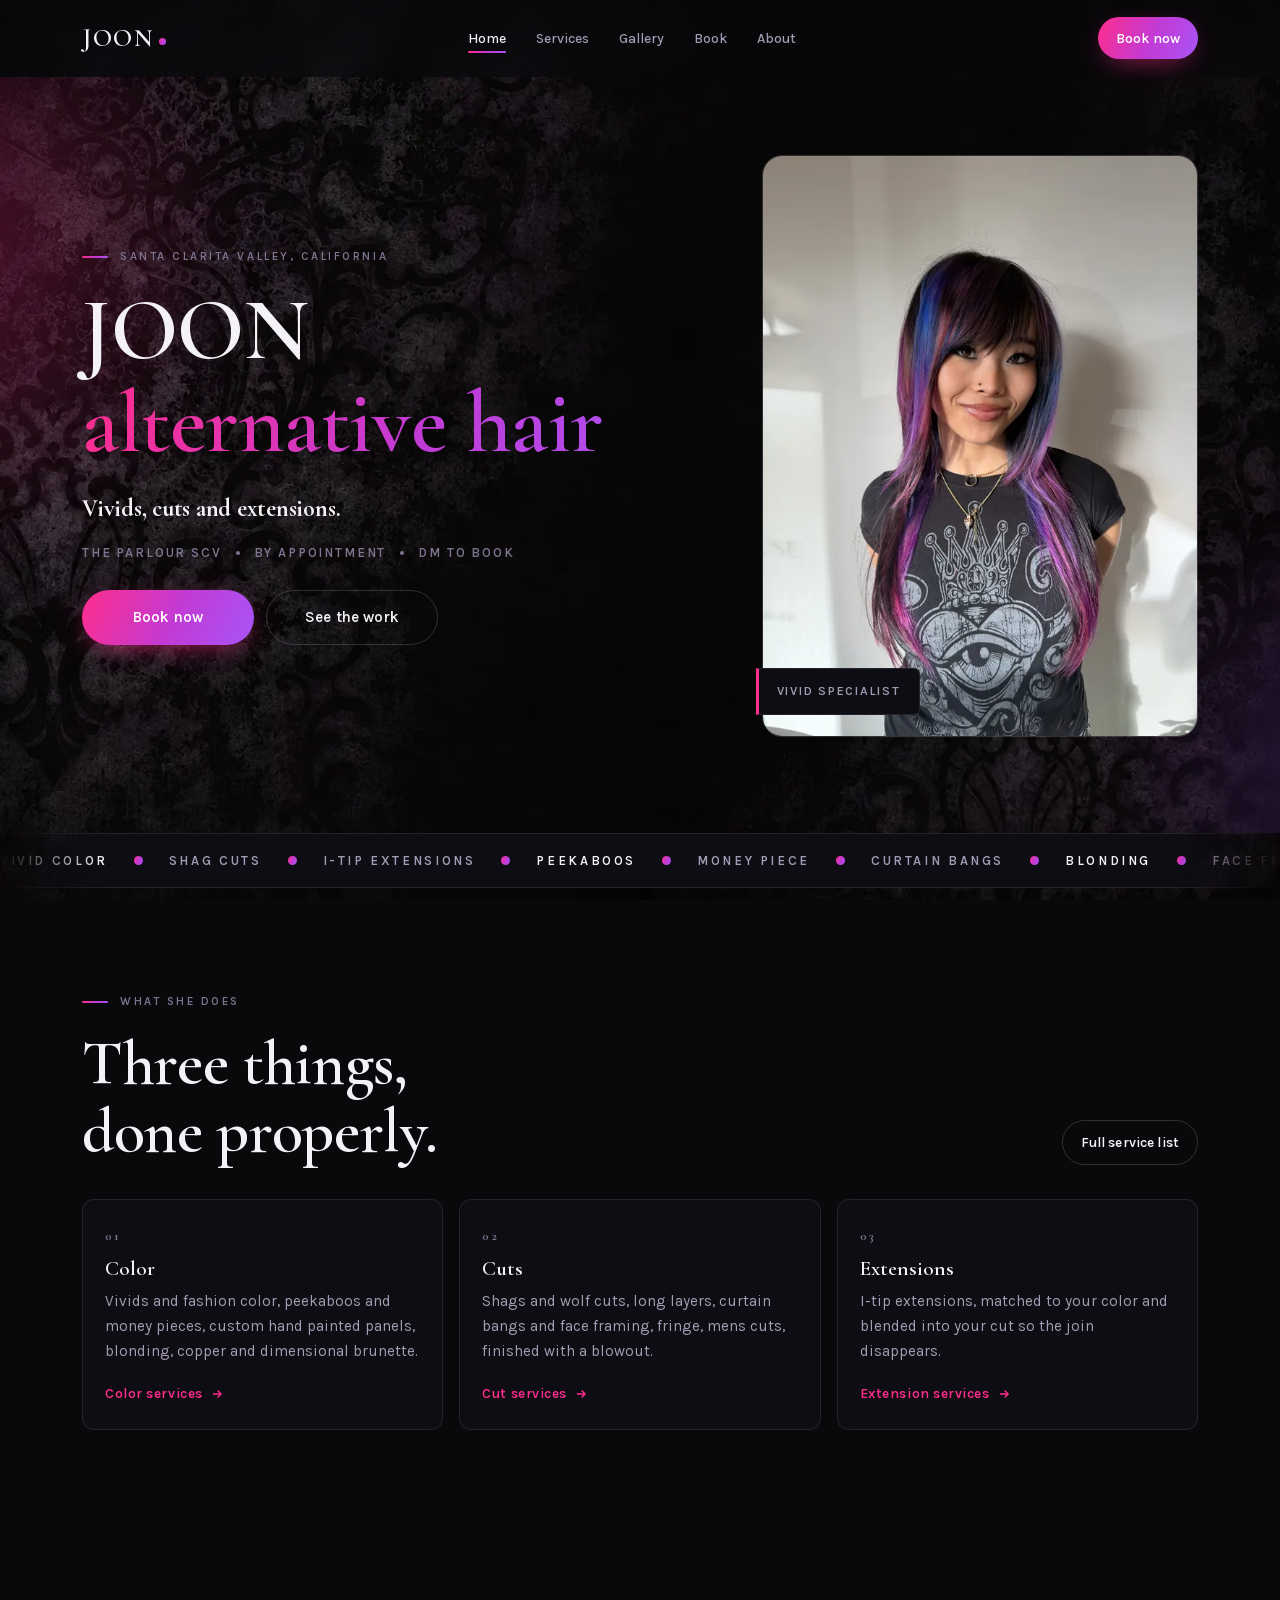
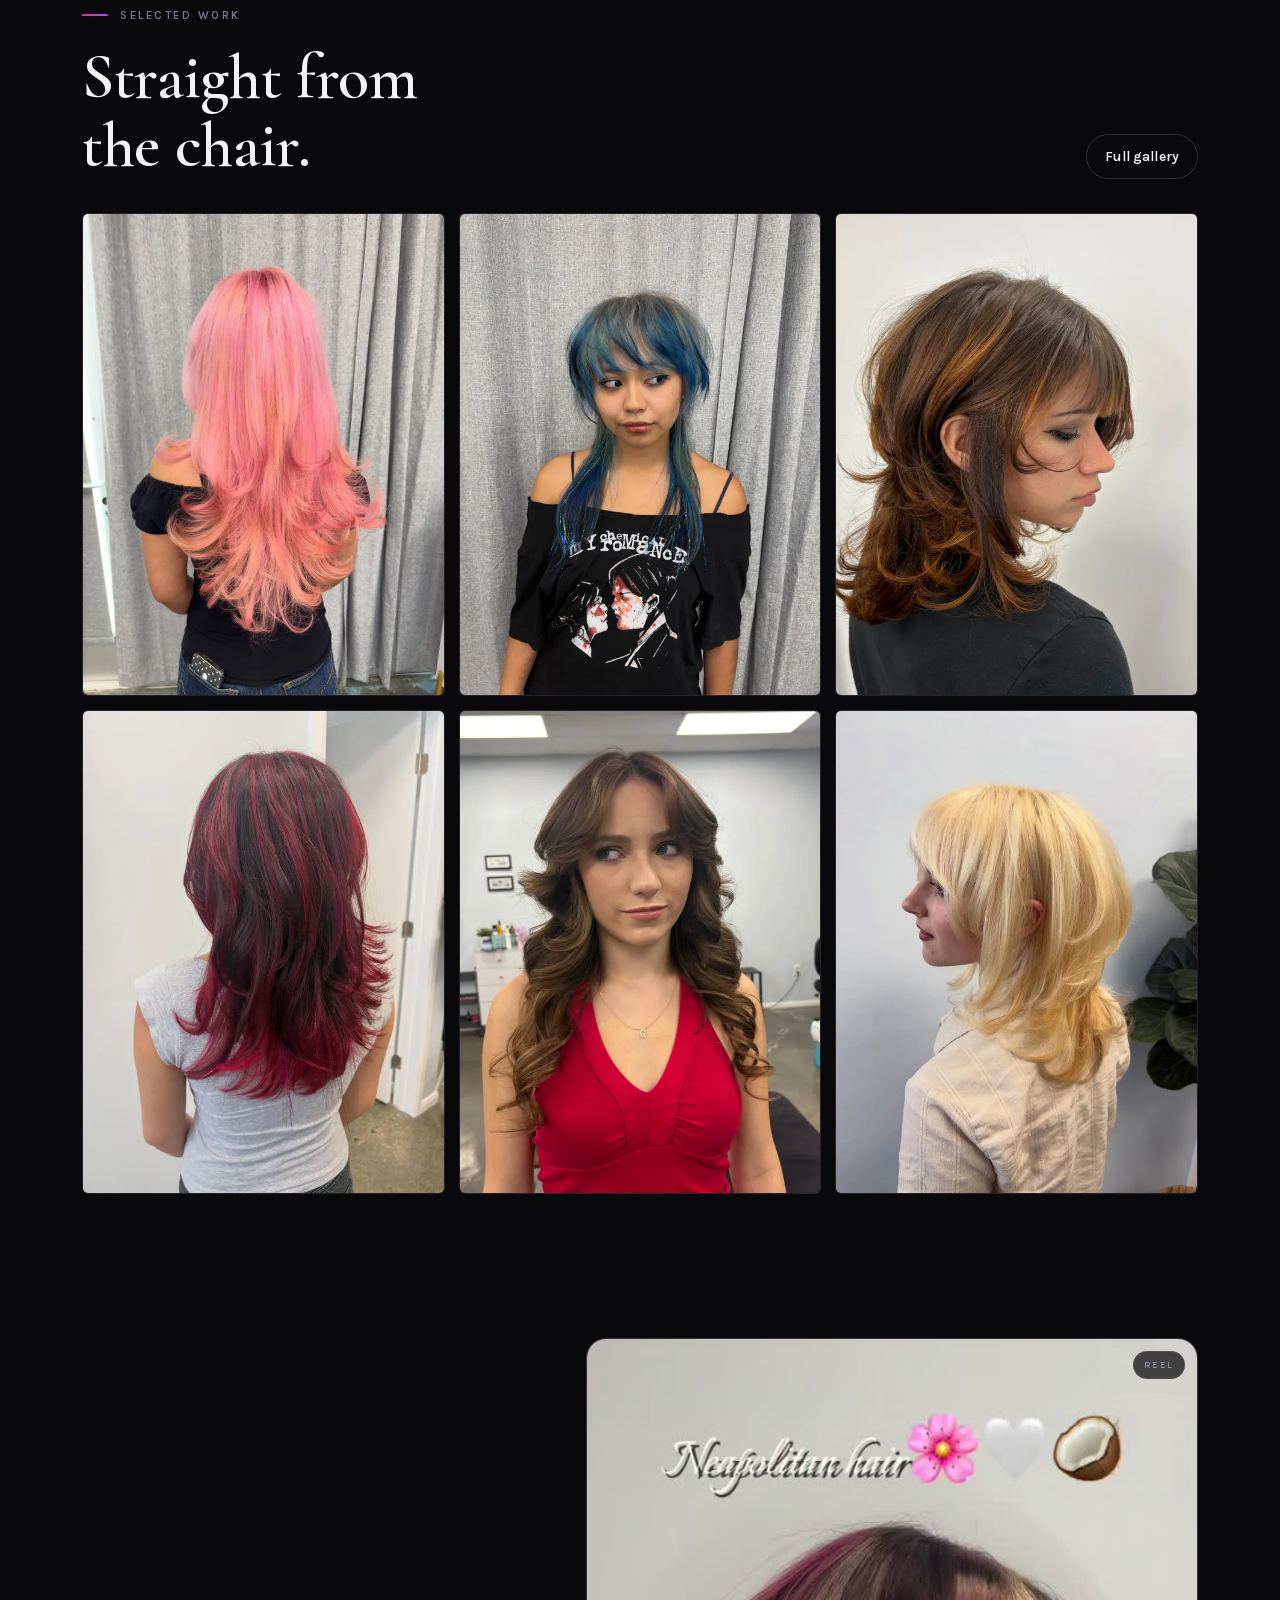
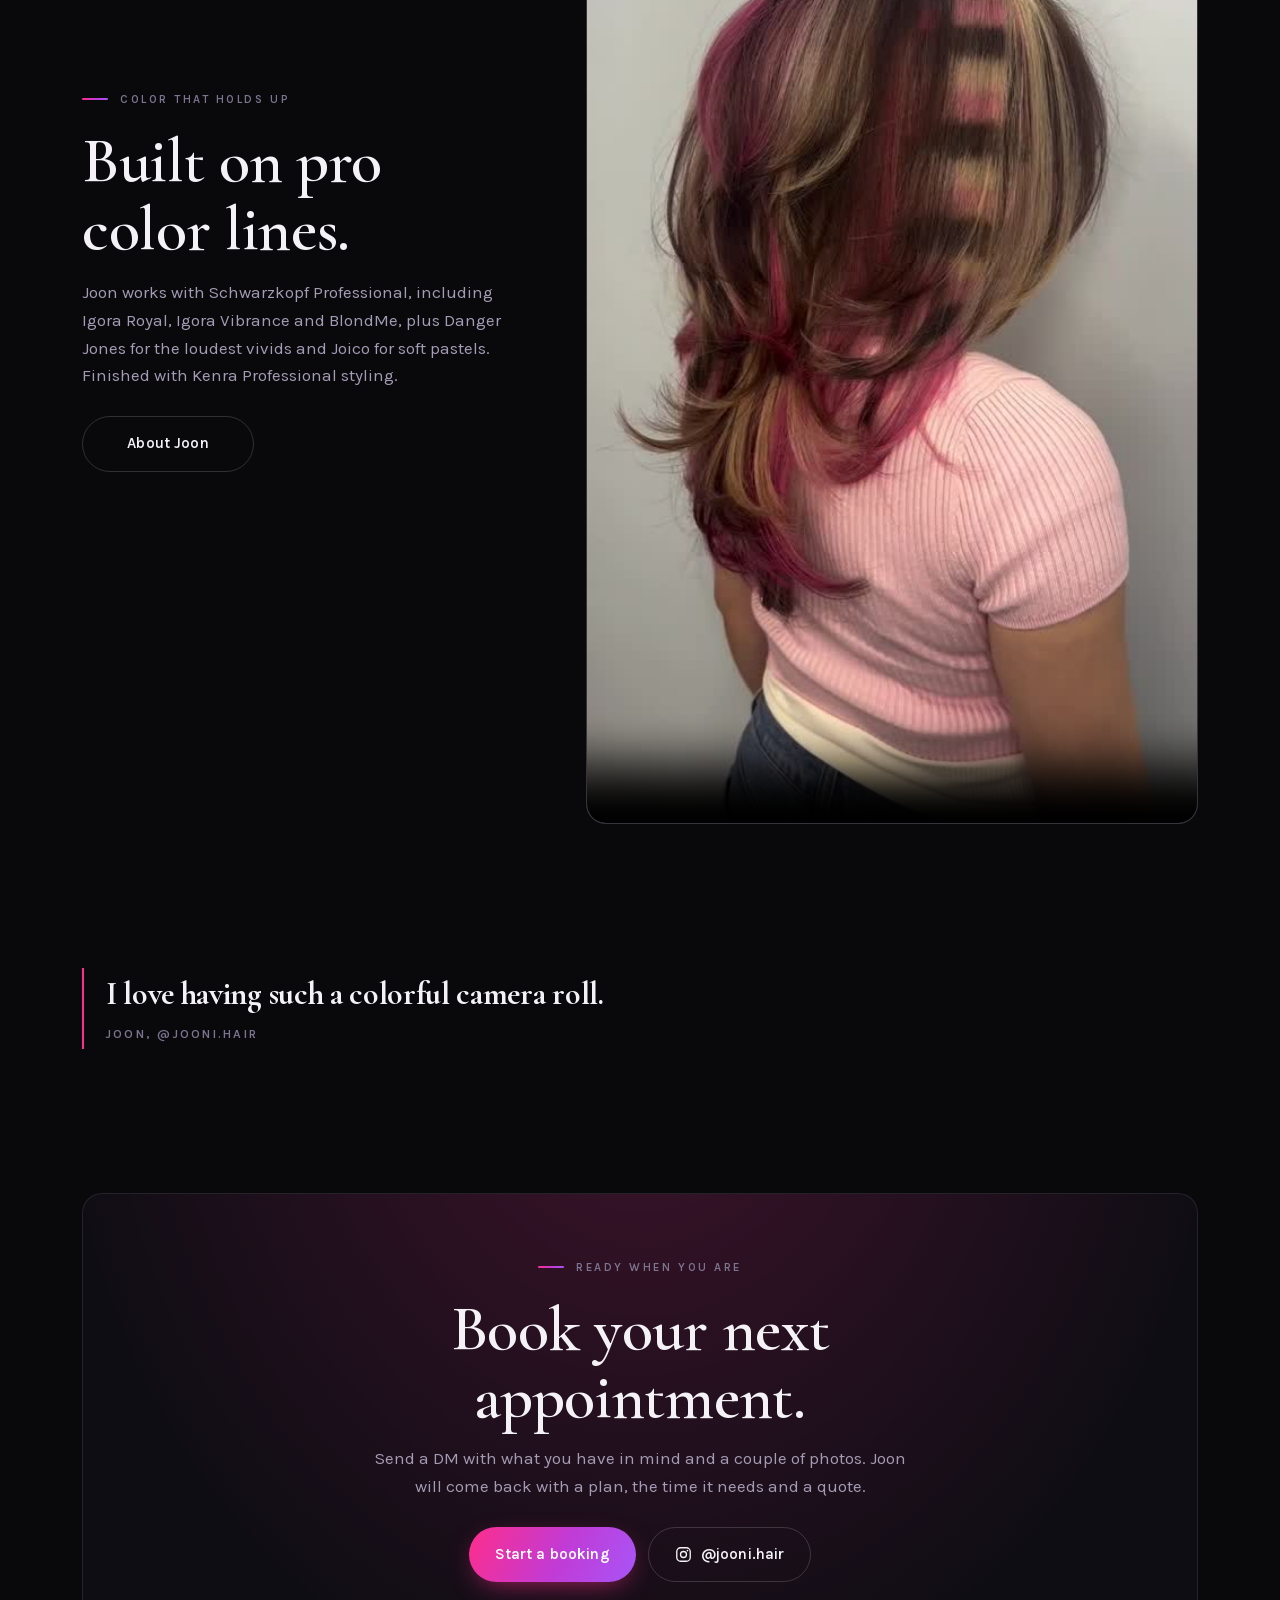
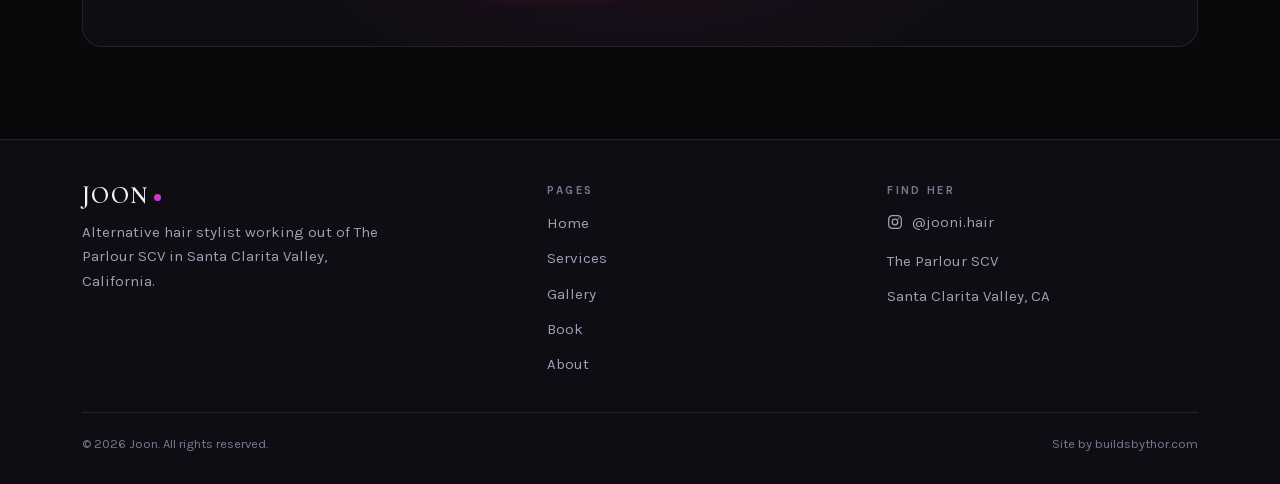
<file: index.html>
<!DOCTYPE html>
<html lang="en">
<head>
<meta charset="utf-8">
<meta name="viewport" content="width=device-width, initial-scale=1">
<title>Joon | Alternative Hair Stylist in Santa Clarita Valley</title>
<meta name="description" content="Joon is an alternative hair stylist at The Parlour SCV in Santa Clarita Valley, California. Vivid color, layered and shag cuts, and i-tip extensions. Book by Instagram DM.">
<link rel="canonical" href="https://joonihairdomain.com/">
<meta name="theme-color" content="#09090c">
<meta property="og:type" content="website">
<meta property="og:site_name" content="Joon | Alternative Hair Stylist">
<meta property="og:title" content="Joon | Alternative Hair Stylist in Santa Clarita Valley">
<meta property="og:description" content="Vivid color, layered and shag cuts, and i-tip extensions at The Parlour SCV in Santa Clarita Valley, California.">
<meta property="og:url" content="https://joonihairdomain.com/">
<meta property="og:image" content="https://joonihairdomain.com/assets/img/og-card.jpg">
<meta property="og:image:width" content="1200">
<meta property="og:image:height" content="630">
<meta name="twitter:card" content="summary_large_image">
<meta property="og:locale" content="en_US">
<meta property="og:image:alt" content="Vivid hair color by Joon, alternative hair stylist in Santa Clarita Valley">
<meta name="twitter:image:alt" content="Vivid hair color by Joon, alternative hair stylist in Santa Clarita Valley">
<meta name="geo.region" content="US-CA">
<meta name="geo.placename" content="Santa Clarita Valley, California">
<meta name="geo.position" content="34.3917;-118.5426">
<meta name="ICBM" content="34.3917, -118.5426">
<link rel="icon" href="assets/favicon.svg" type="image/svg+xml">
<link rel="apple-touch-icon" href="assets/img/apple-touch-icon.png">
<link rel="preload" href="assets/fonts/cormorant-garamond.woff2" as="font" type="font/woff2" crossorigin>
<link rel="preload" href="assets/fonts/karla.woff2" as="font" type="font/woff2" crossorigin>
<script>document.documentElement.classList.add('js');</script>
<link rel="stylesheet" href="css/style.css?v=16">
<script src="js/main.js?v=16" defer></script>
<script type="application/ld+json">
{
  "@context":"https://schema.org",
  "@graph":[
    {"@type":"WebSite","@id":"https://joonihairdomain.com/#website","url":"https://joonihairdomain.com/","name":"Joon | Alternative Hair Stylist","publisher":{"@id":"https://joonihairdomain.com/#business"},"inLanguage":"en-US"},
    {
      "@type":["HairSalon","LocalBusiness"],
      "@id":"https://joonihairdomain.com/#business",
      "name":"Joon | Alternative Hair Stylist",
      "alternateName":"jooni.hair",
      "url":"https://joonihairdomain.com/",
      "image":"https://joonihairdomain.com/assets/img/og-card.jpg",
      "logo":"https://joonihairdomain.com/assets/img/apple-touch-icon.png",
      "description":"Alternative hair stylist specializing in vivid color, layered and shag cuts, and i-tip extensions at The Parlour SCV in Santa Clarita Valley, California.",
      "areaServed":[{"@type":"Place","name":"Santa Clarita Valley, California"},{"@type":"Place","name":"Los Angeles County, California"}],
      "geo":{"@type":"GeoCoordinates","latitude":34.3917,"longitude":-118.5426},
      "sameAs":["https://www.instagram.com/jooni.hair/"],
      "employee":{"@id":"https://joonihairdomain.com/#joon"},
      "knowsAbout":["Vivid hair color","Fashion color","Shag cuts","Layered cuts","Curtain bangs","I-tip extensions","Blonding","Toning","Mens cuts"],
      "makesOffer":[
        {"@type":"Offer","itemOffered":{"@type":"Service","name":"Vivid and fashion color"}},
        {"@type":"Offer","itemOffered":{"@type":"Service","name":"Layered and shag cuts"}},
        {"@type":"Offer","itemOffered":{"@type":"Service","name":"I-tip extensions"}}
      ]
    },
    {"@type":"Person","@id":"https://joonihairdomain.com/#joon","name":"Joon","alternateName":"jooni.hair","jobTitle":"Hair Stylist","description":"Alternative hair stylist specialising in vivid color, layered and shag cuts, and i-tip extensions.","url":"https://joonihairdomain.com/about","image":"https://joonihairdomain.com/assets/img/joon-portrait-1200.jpg","worksFor":{"@id":"https://joonihairdomain.com/#business"},"sameAs":["https://www.instagram.com/jooni.hair/"],"knowsAbout":["Vivid hair color","Fashion color","Shag cuts","Layered cuts","Curtain bangs","I-tip extensions","Blonding","Toning","Mens cuts"]}
  ]
}
</script>
<script type="application/ld+json">{"@context":"https://schema.org","@type":"BreadcrumbList","itemListElement":[{"@type":"ListItem","position":1,"name":"Home","item":"https://joonihairdomain.com/"}]}</script>
</head>
<body>
<a class="skip" href="#main">Skip to content</a>

<header class="header">
  <div class="wrap header__bar">
    <a class="logo" href="/" aria-label="Joon, home">JOON<span class="dot"></span></a>
    <nav class="nav" aria-label="Primary">
      <ul class="nav__list">
        <li><a class="nav__link" href="/" aria-current="page">Home</a></li>
        <li><a class="nav__link" href="/services">Services</a></li>
        <li><a class="nav__link" href="/gallery">Gallery</a></li>
        <li><a class="nav__link" href="/book">Book</a></li>
        <li><a class="nav__link" href="/about">About</a></li>
      </ul>
    </nav>
    <a class="btn btn--primary btn--sm header__cta" href="/book">Book now</a>
    <button class="burger" type="button" aria-expanded="false" aria-controls="drawer" aria-label="Open menu">
      <span></span><span></span><span></span>
    </button>
  </div>
</header>

<div class="drawer" id="drawer" aria-hidden="true">
  <a href="/" aria-current="page">Home</a>
  <a href="/services">Services</a>
  <a href="/gallery">Gallery</a>
  <a href="/book">Book</a>
  <a href="/about">About</a>
  <a class="btn btn--primary drawer__cta" href="/book">Book an appointment</a>
</div>

<main id="main">

  <!-- ===== Hero ===== -->
  <section class="hero">
    <div class="wrap hero__grid">
      <div class="hero__copy">
        <p class="eyebrow">Santa Clarita Valley, California</p>
        <h1 class="h-xl hero__title">
          <span class="line">JOON</span>
          <span class="line grad-text">alternative hair</span>
        </h1>
        <p class="hero__sub">Vivids, cuts and extensions.</p>
        <div class="hero__meta">
          <span>The Parlour SCV</span><span class="sep"></span>
          <span>By appointment</span><span class="sep"></span>
          <span>DM to book</span>
        </div>
        <div class="hero__actions">
          <a class="btn btn--primary" href="/book">Book now</a>
          <a class="btn btn--ghost" href="/gallery">See the work</a>
        </div>
      </div>
      <figure class="hero__figure reveal">
        <picture>
          <source type="image/webp" srcset="assets/img/joon-hero-600.webp 600w, assets/img/joon-hero-900.webp 900w, assets/img/joon-hero-1200.webp 1200w" sizes="(min-width:900px) 46vw, 100vw">
          <img src="assets/img/joon-hero-600.jpg" srcset="assets/img/joon-hero-600.jpg 600w, assets/img/joon-hero-900.jpg 900w, assets/img/joon-hero-1200.jpg 1200w" sizes="(min-width:900px) 46vw, 100vw" width="1200" height="1600" alt="Joon, alternative hair stylist at The Parlour SCV, wearing her own long layered cut in blue, violet and magenta" fetchpriority="high" decoding="async">
        </picture>
        <figcaption class="hero__badge">Vivid specialist</figcaption>
      </figure>
    </div>
  </section>

  <!-- ===== Marquee ===== -->
  <div class="marquee" aria-hidden="true">
    <div class="marquee__track">
      <div class="marquee__group">
        <span class="marquee__item">Vivid color</span><i class="marquee__star"></i>
        <span class="marquee__item">Shag cuts</span><i class="marquee__star"></i>
        <span class="marquee__item">I-tip extensions</span><i class="marquee__star"></i>
        <span class="marquee__item">Peekaboos</span><i class="marquee__star"></i>
        <span class="marquee__item">Money piece</span><i class="marquee__star"></i>
        <span class="marquee__item">Curtain bangs</span><i class="marquee__star"></i>
        <span class="marquee__item">Blonding</span><i class="marquee__star"></i>
        <span class="marquee__item">Face framing</span><i class="marquee__star"></i>
        <span class="marquee__item">Mens cuts</span><i class="marquee__star"></i>
        <span class="marquee__item">Blowouts</span><i class="marquee__star"></i>
      </div>
      <div class="marquee__group">
        <span class="marquee__item">Vivid color</span><i class="marquee__star"></i>
        <span class="marquee__item">Shag cuts</span><i class="marquee__star"></i>
        <span class="marquee__item">I-tip extensions</span><i class="marquee__star"></i>
        <span class="marquee__item">Peekaboos</span><i class="marquee__star"></i>
        <span class="marquee__item">Money piece</span><i class="marquee__star"></i>
        <span class="marquee__item">Curtain bangs</span><i class="marquee__star"></i>
        <span class="marquee__item">Blonding</span><i class="marquee__star"></i>
        <span class="marquee__item">Face framing</span><i class="marquee__star"></i>
        <span class="marquee__item">Mens cuts</span><i class="marquee__star"></i>
        <span class="marquee__item">Blowouts</span><i class="marquee__star"></i>
      </div>
    </div>
  </div>

  <!-- ===== What she does ===== -->
  <section class="section">
    <div class="wrap">
      <div class="shead reveal">
        <div class="shead__top">
          <div>
            <p class="eyebrow">What she does</p>
            <h2 class="h-lg">Three things, <br class="br-lg">done properly.</h2>
          </div>
          <a class="btn btn--ghost btn--sm" href="/services">Full service list</a>
        </div>
      </div>
      <div class="cards">
        <article class="card card--full reveal">
          <span class="card__num">01</span>
          <h3 class="h-sm">Color</h3>
          <p class="card__body">Vivids and fashion color, peekaboos and money pieces, custom hand painted panels, blonding, copper and dimensional brunette.</p>
          <a class="card__link" href="/services#color">Color services
            <svg viewBox="0 0 24 24" fill="none" stroke="currentColor" stroke-width="2.4" aria-hidden="true"><path d="M5 12h14M13 6l6 6-6 6"/></svg>
          </a>
        </article>
        <article class="card card--full reveal">
          <span class="card__num">02</span>
          <h3 class="h-sm">Cuts</h3>
          <p class="card__body">Shags and wolf cuts, long layers, curtain bangs and face framing, fringe, mens cuts, finished with a blowout.</p>
          <a class="card__link" href="/services#cuts">Cut services
            <svg viewBox="0 0 24 24" fill="none" stroke="currentColor" stroke-width="2.4" aria-hidden="true"><path d="M5 12h14M13 6l6 6-6 6"/></svg>
          </a>
        </article>
        <article class="card card--full reveal">
          <span class="card__num">03</span>
          <h3 class="h-sm">Extensions</h3>
          <p class="card__body">I-tip extensions, matched to your color and blended into your cut so the join disappears.</p>
          <a class="card__link" href="/services#extensions">Extension services
            <svg viewBox="0 0 24 24" fill="none" stroke="currentColor" stroke-width="2.4" aria-hidden="true"><path d="M5 12h14M13 6l6 6-6 6"/></svg>
          </a>
        </article>
      </div>
    </div>
  </section>

  <!-- ===== Selected work ===== -->
  <section class="section section--tight">
    <div class="wrap">
      <div class="shead reveal">
        <div class="shead__top">
          <div>
            <p class="eyebrow">Selected work</p>
            <h2 class="h-lg">Straight from <br class="br-lg">the chair.</h2>
          </div>
          <a class="btn btn--ghost btn--sm" href="/gallery">Full gallery</a>
        </div>
      </div>
      <div class="grid reveal">
        <div class="tile">
          <picture>
            <source type="image/webp" srcset="assets/img/color-pastel-pink-600.webp" >
            <img src="assets/img/color-pastel-pink-600.jpg" loading="lazy" decoding="async" alt="Full head of pastel pink on long layers, seen from behind">
          </picture>
        </div>
        <div class="tile">
          <picture>
            <source type="image/webp" srcset="assets/img/color-blue-fringe-600.webp">
            <img src="assets/img/color-blue-fringe-600.jpg" loading="lazy" decoding="async" alt="Electric blue fringe and face framing on a dark wolf cut">
          </picture>
        </div>
        <div class="tile">
          <picture>
            <source type="image/webp" srcset="assets/img/cut-face-frame-shag-600.webp">
            <img src="assets/img/cut-face-frame-shag-600.jpg" loading="lazy" decoding="async" alt="Shag cut with heavy face framing and a soft fringe">
          </picture>
        </div>
        <div class="tile">
          <picture>
            <source type="image/webp" srcset="assets/img/color-magenta-melt-600.webp">
            <img src="assets/img/color-magenta-melt-600.jpg" loading="lazy" decoding="async" alt="Dark roots melting into deep magenta through the lengths">
          </picture>
        </div>
        <div class="tile">
          <picture>
            <source type="image/webp" srcset="assets/img/ext-itips-full-head-600.webp">
            <img src="assets/img/ext-itips-full-head-600.jpg" loading="lazy" decoding="async" alt="Full head of i-tip extensions blended into long layers">
          </picture>
        </div>
        <div class="tile">
          <picture>
            <source type="image/webp" srcset="assets/img/color-platinum-shag-600.webp">
            <img src="assets/img/color-platinum-shag-600.jpg" loading="lazy" decoding="async" alt="Platinum blonde shag with a soft fringe, side profile">
          </picture>
        </div>
      </div>
    </div>
  </section>

  <!-- ===== Video moment ===== -->
  <section class="section section--tight">
    <div class="wrap split split--flip">
      <div class="split__media reveal">
        <video src="assets/video/reel-pink-color.mp4" poster="assets/video/poster-pink-color.jpg"
               muted loop playsinline preload="none" controls controlslist="nodownload"
               aria-label="Short clip of a finished pink color by Joon"></video>
        <span class="playhint">Reel</span>
      </div>
      <div class="reveal">
        <p class="eyebrow">Color that holds up</p>
        <h2 class="h-lg">Built on pro <br class="br-lg">color lines.</h2>
        <p class="lede" style="margin-top:16px">Joon works with Schwarzkopf Professional, including Igora Royal, Igora Vibrance and BlondMe, plus Danger Jones for the loudest vivids and Joico for soft pastels. Finished with Kenra Professional styling.</p>
        <div class="hero__actions" style="margin-top:26px">
          <a class="btn btn--ghost" href="/about">About Joon</a>
        </div>
      </div>
    </div>
  </section>

  <!-- ===== Quote ===== -->
  <section class="section section--tight">
    <div class="wrap">
      <blockquote class="quote reveal">
        I love having such a colorful camera roll.
        <cite class="quote__by">Joon, @jooni.hair</cite>
      </blockquote>
    </div>
  </section>

  <!-- ===== CTA ===== -->
  <section class="section section--tight">
    <div class="wrap">
      <div class="band reveal">
        <p class="eyebrow" style="justify-content:center">Ready when you are</p>
        <h2 class="h-lg">Book your next <br class="br-lg">appointment.</h2>
        <p class="lede">Send a DM with what you have in mind and a couple of photos. Joon will come back with a plan, the time it needs and a quote.</p>
        <div class="band__actions">
          <a class="btn btn--primary" href="/book">Start a booking</a>
          <a class="btn btn--ghost" href="https://www.instagram.com/jooni.hair/" target="_blank" rel="noopener">
            <svg viewBox="0 0 24 24" fill="none" stroke="currentColor" stroke-width="1.9" aria-hidden="true"><rect x="2.5" y="2.5" width="19" height="19" rx="5.4"/><circle cx="12" cy="12" r="4.2"/><circle cx="17.6" cy="6.4" r="1.2" fill="currentColor" stroke="none"/></svg>
            @jooni.hair
          </a>
        </div>
      </div>
    </div>
  </section>

</main>

<footer class="footer">
  <div class="wrap">
    <div class="footer__grid">
      <div class="footer__brand">
        <span class="logo">JOON<span class="dot"></span></span>
        <p class="muted" style="font-size:.94rem;max-width:34ch">Alternative hair stylist working out of The Parlour SCV in Santa Clarita Valley, California.</p>
      </div>
      <div>
        <h4>Pages</h4>
        <ul>
          <li><a href="/">Home</a></li>
          <li><a href="/services">Services</a></li>
          <li><a href="/gallery">Gallery</a></li>
          <li><a href="/book">Book</a></li>
          <li><a href="/about">About</a></li>
        </ul>
      </div>
      <div>
        <h4>Find her</h4>
        <ul>
          <li><a class="ig-link" href="https://www.instagram.com/jooni.hair/" target="_blank" rel="noopener" aria-label="Instagram: @jooni.hair">
            <svg class="ico-ig" viewBox="0 0 24 24" fill="none" stroke="currentColor" stroke-width="1.9" aria-hidden="true" focusable="false"><rect x="2.5" y="2.5" width="19" height="19" rx="5.4"/><circle cx="12" cy="12" r="4.2"/><circle cx="17.6" cy="6.4" r="1.2" fill="currentColor" stroke="none"/></svg>
            <span>@jooni.hair</span>
          </a></li>
          <li><a href="https://www.instagram.com/the_parlour_scv_/" target="_blank" rel="noopener">The Parlour SCV</a></li>
          <li><span class="muted" style="font-size:.94rem">Santa Clarita Valley, CA</span></li>
        </ul>
      </div>
    </div>
    <div class="footer__bottom">
      <span>&copy; <span data-year>2026</span> Joon. All rights reserved.</span>
      <span class="credit"><a href="https://buildsbythor.com" target="_blank" rel="noopener">Site by buildsbythor.com</a></span>
    </div>
  </div>
</footer>
</body>
</html>
</file>
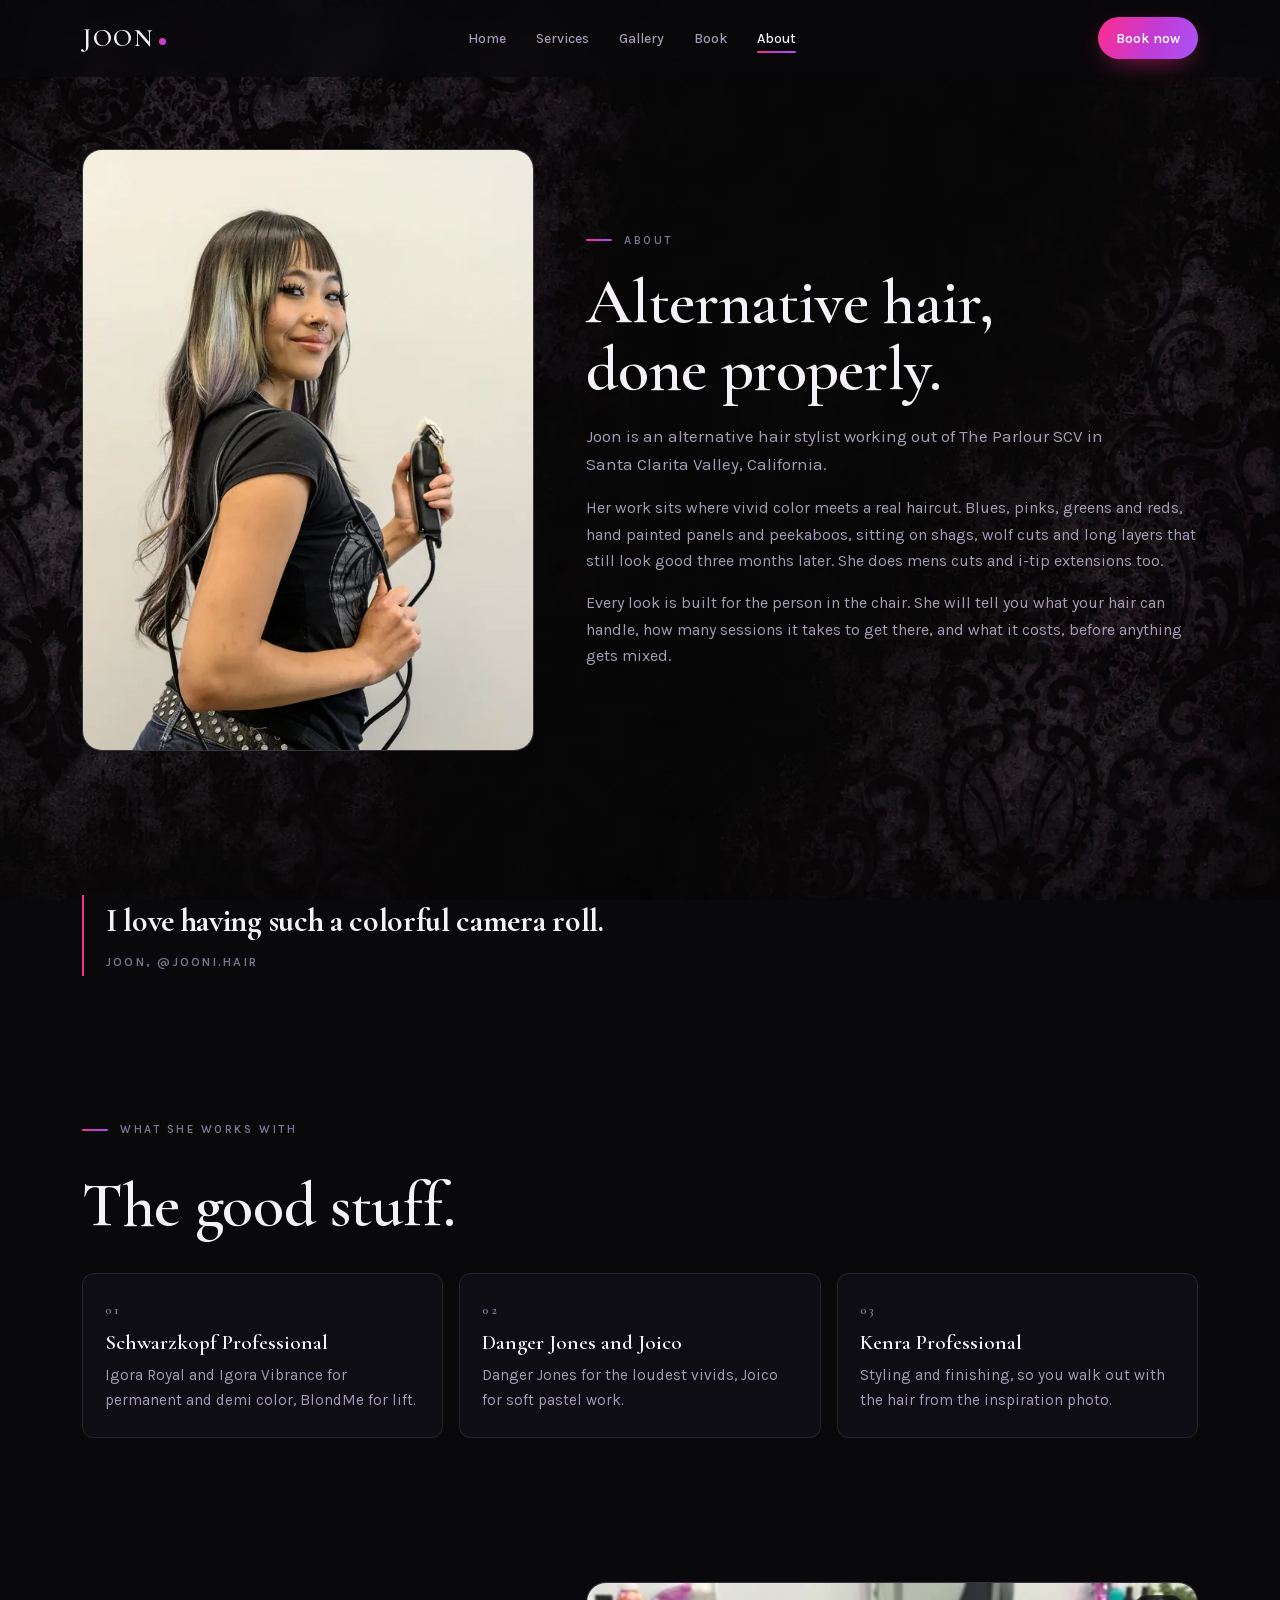
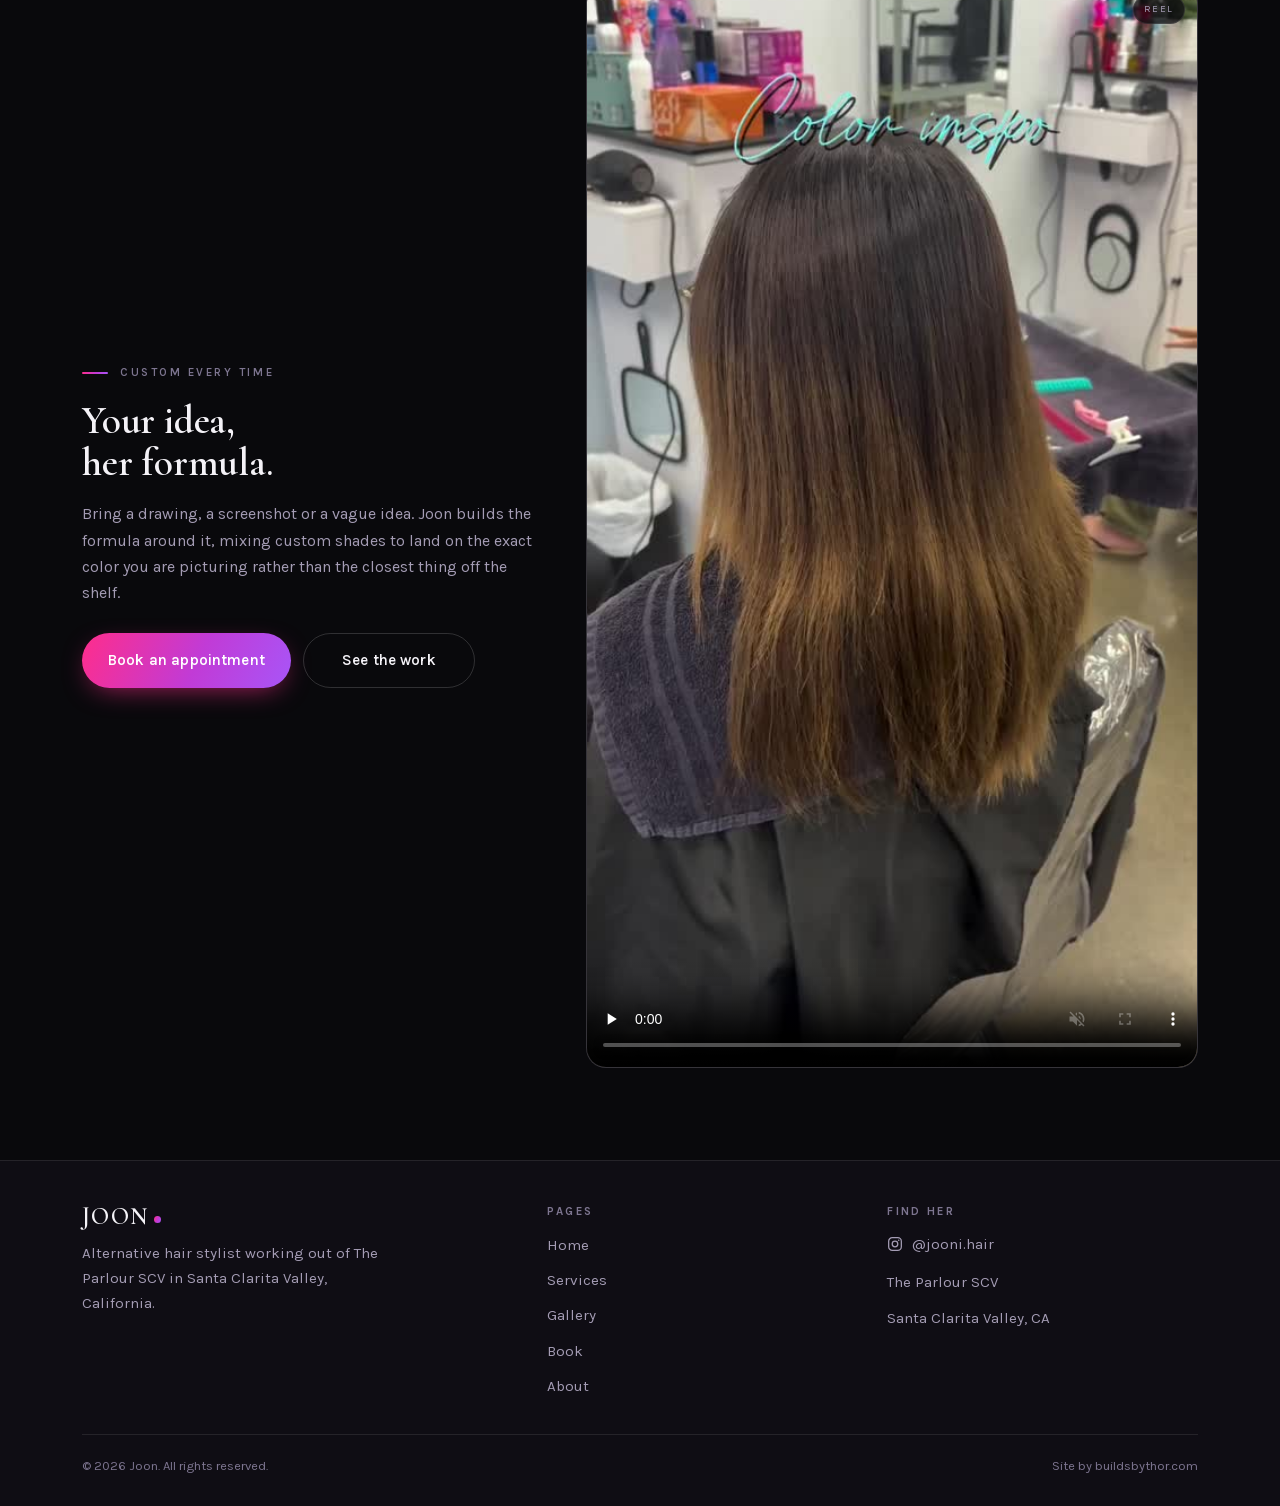
<file: about.html>
<!DOCTYPE html>
<html lang="en">
<head>
<meta charset="utf-8">
<meta name="viewport" content="width=device-width, initial-scale=1">
<title>About | Joon, Alternative Hair Stylist in Santa Clarita Valley</title>
<meta name="description" content="Joon is an alternative hair stylist at The Parlour SCV in Santa Clarita Valley, California, known for vivid color, shag and layered cuts and i-tip extensions.">
<link rel="canonical" href="https://joonihairdomain.com/about">
<meta name="theme-color" content="#09090c">
<meta property="og:type" content="website">
<meta property="og:site_name" content="Joon | Alternative Hair Stylist">
<meta property="og:title" content="About | Joon, Alternative Hair Stylist">
<meta property="og:description" content="Alternative hair at The Parlour SCV in Santa Clarita Valley, California. Vivids, cuts and extensions.">
<meta property="og:url" content="https://joonihairdomain.com/about">
<meta property="og:image" content="https://joonihairdomain.com/assets/img/og-card.jpg">
<meta property="og:image:width" content="1200">
<meta property="og:image:height" content="630">
<meta name="twitter:card" content="summary_large_image">
<meta property="og:locale" content="en_US">
<meta property="og:image:alt" content="Vivid hair color by Joon, alternative hair stylist in Santa Clarita Valley">
<meta name="twitter:image:alt" content="Vivid hair color by Joon, alternative hair stylist in Santa Clarita Valley">
<meta name="geo.region" content="US-CA">
<meta name="geo.placename" content="Santa Clarita Valley, California">
<meta name="geo.position" content="34.3917;-118.5426">
<meta name="ICBM" content="34.3917, -118.5426">
<link rel="icon" href="assets/favicon.svg" type="image/svg+xml">
<link rel="apple-touch-icon" href="assets/img/apple-touch-icon.png">
<link rel="preload" href="assets/fonts/cormorant-garamond.woff2" as="font" type="font/woff2" crossorigin>
<link rel="preload" href="assets/fonts/karla.woff2" as="font" type="font/woff2" crossorigin>
<script>document.documentElement.classList.add('js');</script>
<link rel="stylesheet" href="css/style.css?v=16">
<script src="js/main.js?v=16" defer></script>
<script type="application/ld+json">{"@context":"https://schema.org","@type":"BreadcrumbList","itemListElement":[{"@type":"ListItem","position":1,"name":"Home","item":"https://joonihairdomain.com/"},{"@type":"ListItem","position":2,"name":"About","item":"https://joonihairdomain.com/about"}]}</script>
<script type="application/ld+json">{"@context":"https://schema.org","@type":"AboutPage","@id":"https://joonihairdomain.com/about","name":"About","isPartOf":{"@id":"https://joonihairdomain.com/#website"},"mainEntity":{"@id":"https://joonihairdomain.com/#joon"}}</script>
</head>
<body>
<a class="skip" href="#main">Skip to content</a>

<header class="header">
  <div class="wrap header__bar">
    <a class="logo" href="/" aria-label="Joon, home">JOON<span class="dot"></span></a>
    <nav class="nav" aria-label="Primary">
      <ul class="nav__list">
        <li><a class="nav__link" href="/">Home</a></li>
        <li><a class="nav__link" href="/services">Services</a></li>
        <li><a class="nav__link" href="/gallery">Gallery</a></li>
        <li><a class="nav__link" href="/book">Book</a></li>
        <li><a class="nav__link" href="/about" aria-current="page">About</a></li>
      </ul>
    </nav>
    <a class="btn btn--primary btn--sm header__cta" href="/book">Book now</a>
    <button class="burger" type="button" aria-expanded="false" aria-controls="drawer" aria-label="Open menu">
      <span></span><span></span><span></span>
    </button>
  </div>
</header>

<div class="drawer" id="drawer" aria-hidden="true">
  <a href="/">Home</a>
  <a href="/services">Services</a>
  <a href="/gallery">Gallery</a>
  <a href="/book">Book</a>
  <a href="/about" aria-current="page">About</a>
  <a class="btn btn--primary drawer__cta" href="/book">Book an appointment</a>
</div>

<main id="main">

  <section class="section section--tight">
    <div class="wrap split">
      <div class="split__media reveal">
        <picture>
          <source type="image/webp" srcset="assets/img/joon-portrait-600.webp 600w, assets/img/joon-portrait-900.webp 900w, assets/img/joon-portrait-1200.webp 1200w" sizes="(min-width:900px) 40vw, 100vw">
          <img src="assets/img/joon-portrait-600.jpg" srcset="assets/img/joon-portrait-600.jpg 600w, assets/img/joon-portrait-900.jpg 900w, assets/img/joon-portrait-1200.jpg 1200w" sizes="(min-width:900px) 40vw, 100vw" width="1200" height="1600" loading="lazy" decoding="async" alt="Joon in the studio at The Parlour SCV, clippers in hand, showing the length and the silver money piece in her own layered cut">
        </picture>
      </div>
      <div class="reveal">
        <p class="eyebrow">About</p>
        <h1 class="h-lg">Alternative hair, <br class="br-lg">done properly.</h1>
        <div class="stack" style="margin-top:20px">
          <p class="lede">Joon is an alternative hair stylist working out of The Parlour SCV in Santa Clarita Valley, California.</p>
          <p class="muted">Her work sits where vivid color meets a real haircut. Blues, pinks, greens and reds, hand painted panels and peekaboos, sitting on shags, wolf cuts and long layers that still look good three months later. She does mens cuts and i-tip extensions too.</p>
          <p class="muted">Every look is built for the person in the chair. She will tell you what your hair can handle, how many sessions it takes to get there, and what it costs, before anything gets mixed.</p>
        </div>
      </div>
    </div>
  </section>

  <section class="section section--tight">
    <div class="wrap">
      <blockquote class="quote reveal">
        I love having such a colorful camera roll.
        <cite class="quote__by">Joon, @jooni.hair</cite>
      </blockquote>
    </div>
  </section>

  <section class="section section--tight">
    <div class="wrap">
      <div class="shead reveal">
        <p class="eyebrow">What she works with</p>
        <h2 class="h-lg">The good stuff.</h2>
      </div>
      <div class="cards">
        <article class="card reveal">
          <span class="card__num">01</span>
          <h3 class="h-sm">Schwarzkopf Professional</h3>
          <p class="card__body">Igora Royal and Igora Vibrance for permanent and demi color, BlondMe for lift.</p>
        </article>
        <article class="card reveal">
          <span class="card__num">02</span>
          <h3 class="h-sm">Danger Jones and Joico</h3>
          <p class="card__body">Danger Jones for the loudest vivids, Joico for soft pastel work.</p>
        </article>
        <article class="card reveal">
          <span class="card__num">03</span>
          <h3 class="h-sm">Kenra Professional</h3>
          <p class="card__body">Styling and finishing, so you walk out with the hair from the inspiration photo.</p>
        </article>
      </div>
    </div>
  </section>

  <section class="section section--tight">
    <div class="wrap split split--flip">
      <div class="split__media reveal">
        <video src="assets/video/reel-blue-animal-print.mp4" poster="assets/video/poster-blue-animal-print.jpg"
               muted loop playsinline preload="none" controls controlslist="nodownload"
               aria-label="Short clip of a blue and animal print color by Joon"></video>
        <span class="playhint">Reel</span>
      </div>
      <div class="reveal">
        <p class="eyebrow">Custom every time</p>
        <h2 class="h-md">Your idea, <br class="br-lg">her formula.</h2>
        <div class="stack" style="margin-top:18px">
          <p class="muted">Bring a drawing, a screenshot or a vague idea. Joon builds the formula around it, mixing custom shades to land on the exact color you are picturing rather than the closest thing off the shelf.</p>
        </div>
        <div class="hero__actions" style="margin-top:26px">
          <a class="btn btn--primary" href="/book">Book an appointment</a>
          <a class="btn btn--ghost" href="/gallery">See the work</a>
        </div>
      </div>
    </div>
  </section>

</main>

<footer class="footer">
  <div class="wrap">
    <div class="footer__grid">
      <div class="footer__brand">
        <span class="logo">JOON<span class="dot"></span></span>
        <p class="muted" style="font-size:.94rem;max-width:34ch">Alternative hair stylist working out of The Parlour SCV in Santa Clarita Valley, California.</p>
      </div>
      <div>
        <h4>Pages</h4>
        <ul>
          <li><a href="/">Home</a></li>
          <li><a href="/services">Services</a></li>
          <li><a href="/gallery">Gallery</a></li>
          <li><a href="/book">Book</a></li>
          <li><a href="/about">About</a></li>
        </ul>
      </div>
      <div>
        <h4>Find her</h4>
        <ul>
          <li><a class="ig-link" href="https://www.instagram.com/jooni.hair/" target="_blank" rel="noopener" aria-label="Instagram: @jooni.hair">
            <svg class="ico-ig" viewBox="0 0 24 24" fill="none" stroke="currentColor" stroke-width="1.9" aria-hidden="true" focusable="false"><rect x="2.5" y="2.5" width="19" height="19" rx="5.4"/><circle cx="12" cy="12" r="4.2"/><circle cx="17.6" cy="6.4" r="1.2" fill="currentColor" stroke="none"/></svg>
            <span>@jooni.hair</span>
          </a></li>
          <li><a href="https://www.instagram.com/the_parlour_scv_/" target="_blank" rel="noopener">The Parlour SCV</a></li>
          <li><span class="muted" style="font-size:.94rem">Santa Clarita Valley, CA</span></li>
        </ul>
      </div>
    </div>
    <div class="footer__bottom">
      <span>&copy; <span data-year>2026</span> Joon. All rights reserved.</span>
      <span class="credit"><a href="https://buildsbythor.com" target="_blank" rel="noopener">Site by buildsbythor.com</a></span>
    </div>
  </div>
</footer>
</body>
</html>
</file>
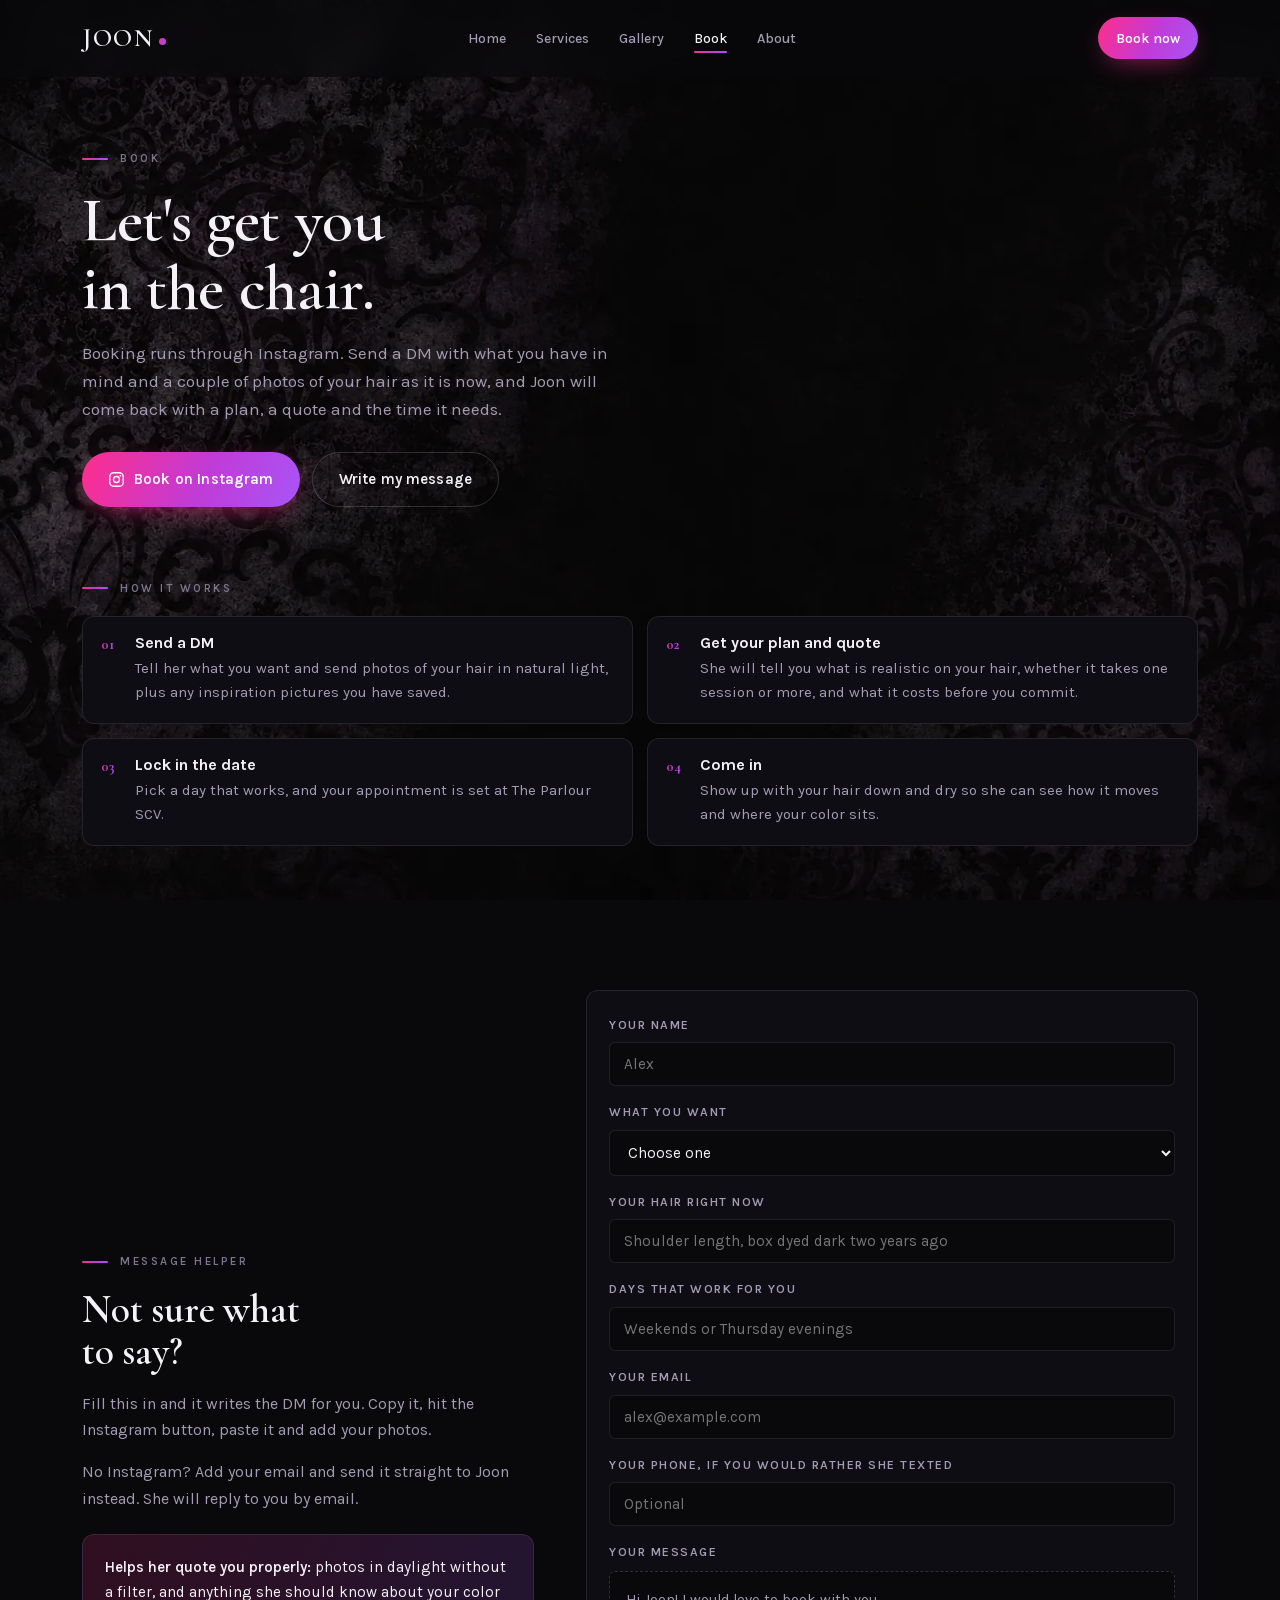
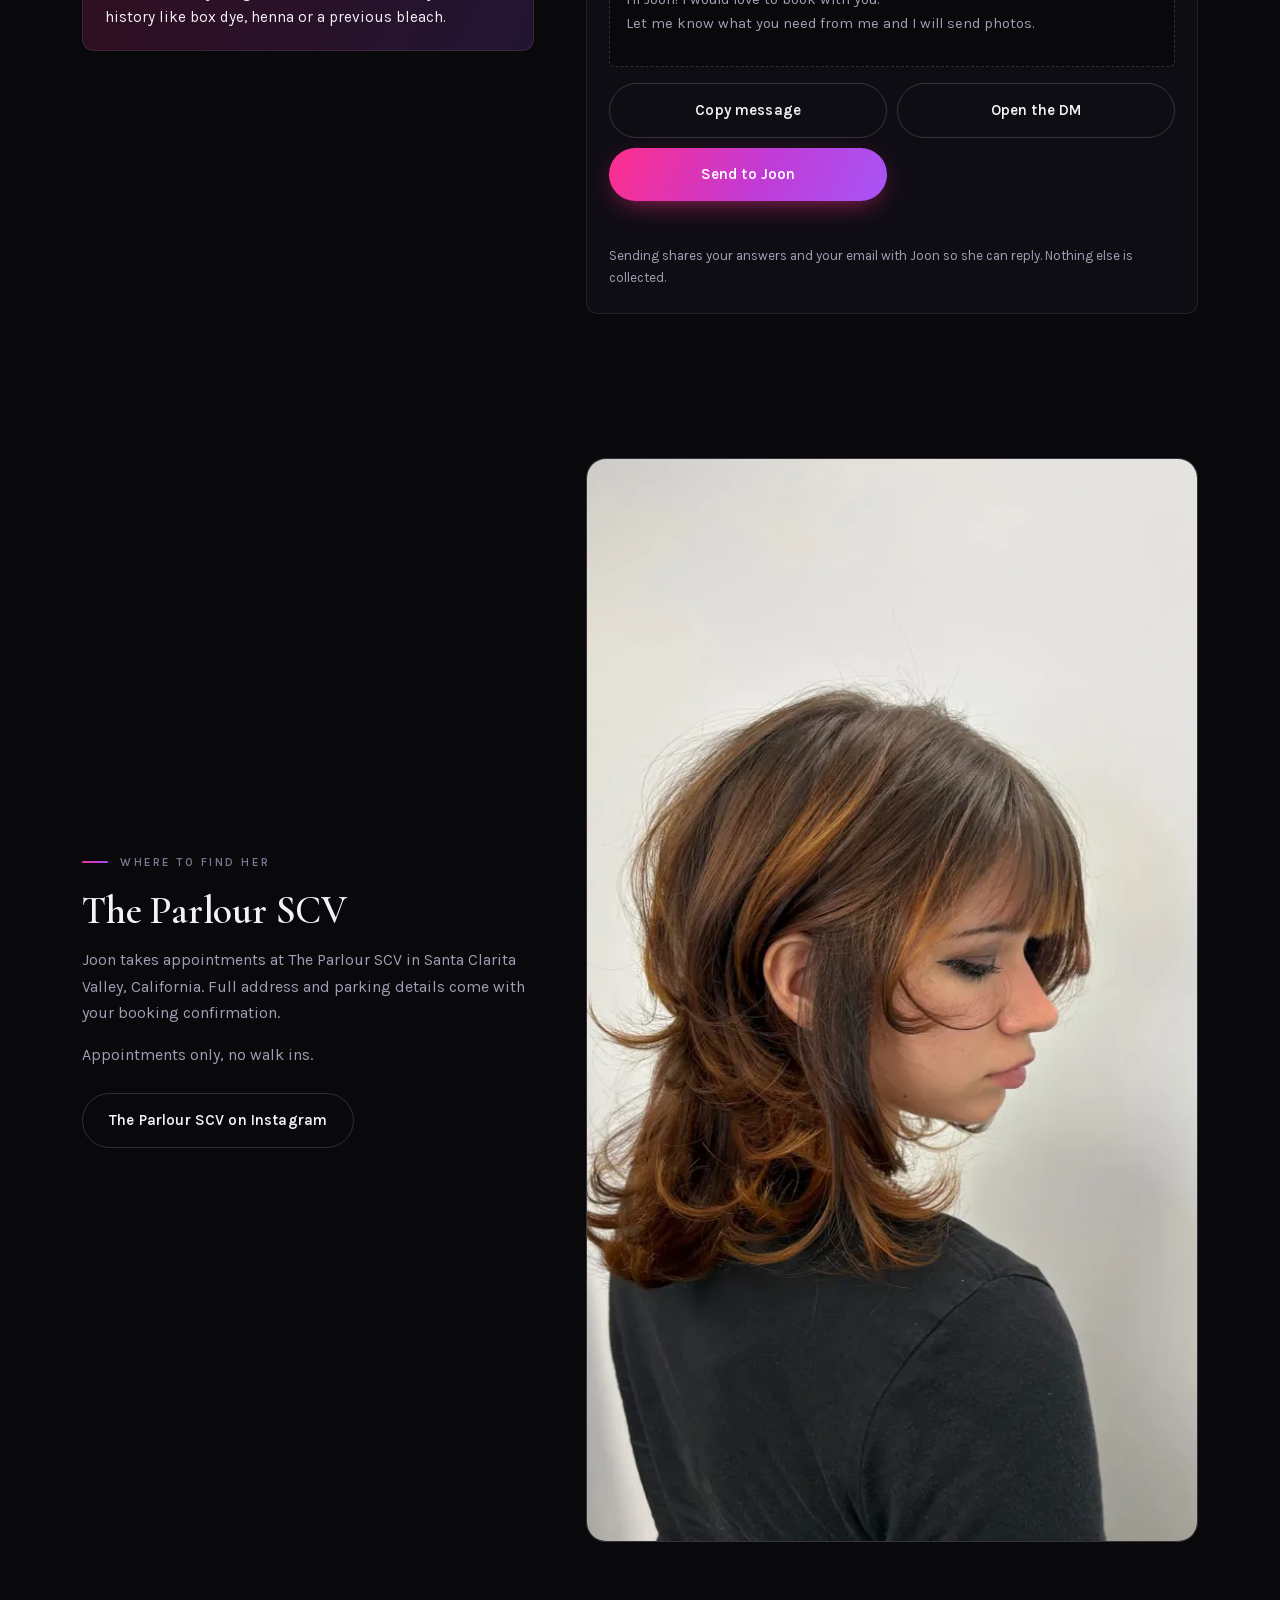
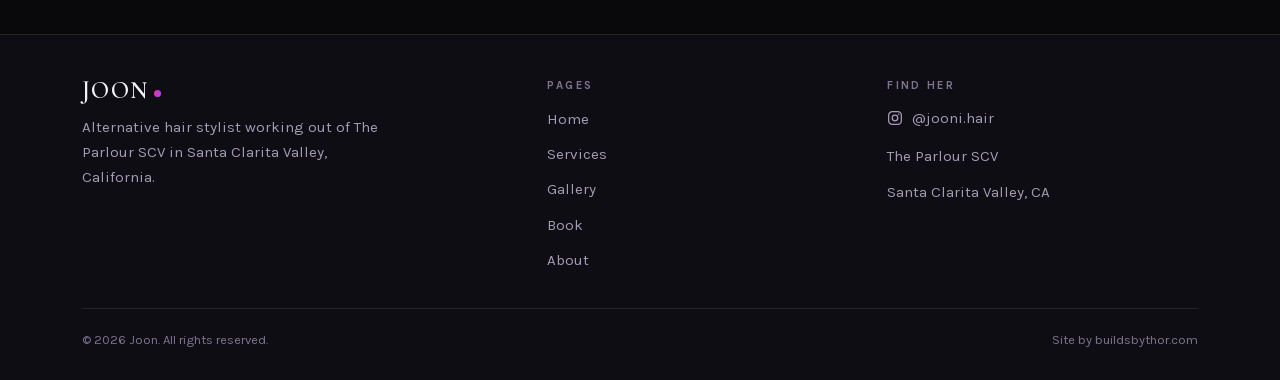
<file: book.html>
<!DOCTYPE html>
<html lang="en">
<head>
<meta charset="utf-8">
<meta name="viewport" content="width=device-width, initial-scale=1">
<title>Book | Joon, Alternative Hair Stylist in Santa Clarita Valley</title>
<meta name="description" content="Book an appointment with Joon at The Parlour SCV in Santa Clarita Valley. Send a DM on Instagram with your inspiration photos and get a plan, a quote and a date.">
<link rel="canonical" href="https://joonihairdomain.com/book">
<meta name="theme-color" content="#09090c">
<meta property="og:type" content="website">
<meta property="og:site_name" content="Joon | Alternative Hair Stylist">
<meta property="og:title" content="Book | Joon, Alternative Hair Stylist">
<meta property="og:description" content="Send a DM with your inspiration photos and get a plan, a quote and a date. The Parlour SCV, Santa Clarita Valley.">
<meta property="og:url" content="https://joonihairdomain.com/book">
<meta property="og:image" content="https://joonihairdomain.com/assets/img/og-card.jpg">
<meta property="og:image:width" content="1200">
<meta property="og:image:height" content="630">
<meta name="twitter:card" content="summary_large_image">
<meta property="og:locale" content="en_US">
<meta property="og:image:alt" content="Vivid hair color by Joon, alternative hair stylist in Santa Clarita Valley">
<meta name="twitter:image:alt" content="Vivid hair color by Joon, alternative hair stylist in Santa Clarita Valley">
<meta name="geo.region" content="US-CA">
<meta name="geo.placename" content="Santa Clarita Valley, California">
<meta name="geo.position" content="34.3917;-118.5426">
<meta name="ICBM" content="34.3917, -118.5426">
<link rel="icon" href="assets/favicon.svg" type="image/svg+xml">
<link rel="apple-touch-icon" href="assets/img/apple-touch-icon.png">
<link rel="preload" href="assets/fonts/cormorant-garamond.woff2" as="font" type="font/woff2" crossorigin>
<link rel="preload" href="assets/fonts/karla.woff2" as="font" type="font/woff2" crossorigin>
<script>document.documentElement.classList.add('js');</script>
<link rel="stylesheet" href="css/style.css?v=16">
<script src="js/main.js?v=16" defer></script>
<script type="application/ld+json">{"@context":"https://schema.org","@type":"BreadcrumbList","itemListElement":[{"@type":"ListItem","position":1,"name":"Home","item":"https://joonihairdomain.com/"},{"@type":"ListItem","position":2,"name":"Book","item":"https://joonihairdomain.com/book"}]}</script>
<script type="application/ld+json">{"@context":"https://schema.org","@type":"ContactPage","@id":"https://joonihairdomain.com/book","name":"Book","isPartOf":{"@id":"https://joonihairdomain.com/#website"},"about":{"@id":"https://joonihairdomain.com/#business"}}</script>
</head>
<body>
<a class="skip" href="#main">Skip to content</a>

<header class="header">
  <div class="wrap header__bar">
    <a class="logo" href="/" aria-label="Joon, home">JOON<span class="dot"></span></a>
    <nav class="nav" aria-label="Primary">
      <ul class="nav__list">
        <li><a class="nav__link" href="/">Home</a></li>
        <li><a class="nav__link" href="/services">Services</a></li>
        <li><a class="nav__link" href="/gallery">Gallery</a></li>
        <li><a class="nav__link" href="/book" aria-current="page">Book</a></li>
        <li><a class="nav__link" href="/about">About</a></li>
      </ul>
    </nav>
    <a class="btn btn--primary btn--sm header__cta" href="#start">Book now</a>
    <button class="burger" type="button" aria-expanded="false" aria-controls="drawer" aria-label="Open menu">
      <span></span><span></span><span></span>
    </button>
  </div>
</header>

<div class="drawer" id="drawer" aria-hidden="true">
  <a href="/">Home</a>
  <a href="/services">Services</a>
  <a href="/gallery">Gallery</a>
  <a href="/book" aria-current="page">Book</a>
  <a href="/about">About</a>
  <a class="btn btn--primary drawer__cta" href="#start">Start a booking</a>
</div>

<main id="main">

  <section class="section section--tight" id="start">
    <div class="wrap">
      <p class="eyebrow">Book</p>
      <h1 class="h-lg">Let's get you <br class="br-lg">in the chair.</h1>
      <p class="lede" style="margin-top:18px" data-dm-only>Booking runs through Instagram. Send a DM with what you have in mind and a couple of photos of your hair as it is now, and Joon will come back with a plan, a quote and the time it needs.</p>
      <p class="lede" style="margin-top:18px" data-booking-only hidden>Pick a time that suits you and book it yourself, or send a message first if you want to talk the plan through. Either way, bring a couple of photos of your hair as it is now.</p>

      <!-- Square booking button. Hidden until a booking link is set in
           js/main.js (CONFIG.BOOKING_URL). Until then the page never
           mentions online booking, so nothing promises a calendar that
           does not exist yet. -->
      <div data-booking hidden style="margin-top:28px">
        <a class="btn btn--primary" href="#" target="_blank" rel="noopener">Book online</a>
      </div>

      <div class="hero__actions" style="margin-top:28px">
        <a class="btn btn--primary" data-dm-primary href="https://ig.me/m/jooni.hair" target="_blank" rel="noopener">
          <svg viewBox="0 0 24 24" fill="none" stroke="currentColor" stroke-width="1.9" aria-hidden="true"><rect x="2.5" y="2.5" width="19" height="19" rx="5.4"/><circle cx="12" cy="12" r="4.2"/><circle cx="17.6" cy="6.4" r="1.2" fill="currentColor" stroke="none"/></svg>
          Book on Instagram
        </a>
        <a class="btn btn--ghost" href="#composer">Write my message</a>
      </div>

      <!-- Deposit button. Hidden until a Square or Stripe link is set in
           js/main.js (CONFIG.DEPOSIT_URL). Nothing here claims a deposit
           is required until Joon says so. -->
      <div data-deposit hidden style="margin-top:22px">
        <a class="btn btn--primary" href="#" target="_blank" rel="noopener">Pay deposit and book</a>
        <p class="muted" style="font-size:.9rem;margin-top:10px">A deposit holds your spot and comes off your total on the day.</p>
      </div>
    </div>
  </section>

  <section class="section section--tight" style="padding-top:0">
    <div class="wrap">
      <p class="eyebrow">How it works</p>
      <!-- Step 1 and step 3 have two versions. Which pair shows depends on
           whether CONFIG.BOOKING_URL is set, because "send a DM and she will
           find you a day" and "pick your own slot" are different journeys and
           describing the wrong one is worse than describing none. -->
      <ol class="steps reveal" style="margin-top:6px">
        <li data-dm-only>
          <h3>Send a DM</h3>
          <p>Tell her what you want and send photos of your hair in natural light, plus any inspiration pictures you have saved.</p>
        </li>
        <li data-booking-only hidden>
          <h3>Get in touch</h3>
          <p>Book a slot yourself, or send a message with photos of your hair in natural light and any inspiration pictures you have saved.</p>
        </li>
        <li>
          <h3>Get your plan and quote</h3>
          <p>She will tell you what is realistic on your hair, whether it takes one session or more, and what it costs before you commit.</p>
        </li>
        <li data-dm-only>
          <h3>Lock in the date</h3>
          <p>Pick a day that works, and your appointment is set at The Parlour SCV.</p>
        </li>
        <li data-booking-only hidden>
          <h3>Confirm the time</h3>
          <p>Vivid work can need longer than a standard slot, so she may adjust the time once she has seen your hair.</p>
        </li>
        <li>
          <h3>Come in</h3>
          <p>Show up with your hair down and dry so she can see how it moves and where your color sits.</p>
        </li>
      </ol>
    </div>
  </section>

  <section class="section section--tight" id="composer">
    <div class="wrap split">
      <div class="reveal">
        <p class="eyebrow">Message helper</p>
        <h2 class="h-md">Not sure what <br class="br-lg">to say?</h2>
        <div class="stack" style="margin-top:18px">
          <p class="muted">Fill this in and it writes the DM for you. Copy it, hit the Instagram button, paste it and add your photos.</p>
          <p class="muted" data-dm-note>Nothing is sent from this page and nothing is stored. It just builds the text on your own device.</p>
          <p class="muted" data-form-only hidden>No Instagram? Add your email and send it straight to Joon instead. She will reply to you by email.</p>
        </div>
        <div class="note" style="margin-top:22px">
          <strong>Helps her quote you properly:</strong> photos in daylight without a filter, and anything she should know about your color history like box dye, henna or a previous bleach.
        </div>
      </div>

      <div class="composer reveal">
        <form id="dm-form" novalidate>
          <div class="field">
            <label for="f-name">Your name</label>
            <input id="f-name" name="name" type="text" autocomplete="name" placeholder="Alex">
          </div>
          <div class="field">
            <label for="f-service">What you want</label>
            <select id="f-service" name="service">
              <option value="">Choose one</option>
              <option>Vivid or fashion color</option>
              <option>Custom painted panels</option>
              <option>Blonding</option>
              <option>Highlights or dimensional color</option>
              <option>Gloss or toner refresh</option>
              <option>Layered cut</option>
              <option>Shag or wolf cut</option>
              <option>Curtain bangs or face framing</option>
              <option>Fringe</option>
              <option>Mens cut</option>
              <option>Blowout and style</option>
              <option>I-tip extensions</option>
              <option>Not sure yet, need a consultation</option>
            </select>
          </div>
          <div class="field">
            <label for="f-current">Your hair right now</label>
            <input id="f-current" name="current" type="text" placeholder="Shoulder length, box dyed dark two years ago">
          </div>
          <div class="field">
            <label for="f-when">Days that work for you</label>
            <input id="f-when" name="when" type="text" placeholder="Weekends or Thursday evenings">
          </div>

          <!-- Only needed to send straight to her inbox. Both fields and
               the send button stay hidden until an access key is set in
               js/main.js (CONFIG.FORM_KEY), so with no key the page is
               exactly the DM helper it has always been. -->
          <div class="field" data-form-only hidden>
            <label for="f-email">Your email</label>
            <input id="f-email" name="email" type="email" autocomplete="email" inputmode="email" placeholder="alex@example.com">
          </div>
          <div class="field" data-form-only hidden>
            <label for="f-phone">Your phone, if you would rather she texted</label>
            <input id="f-phone" name="phone" type="tel" autocomplete="tel" inputmode="tel" placeholder="Optional">
          </div>
          <!-- Honeypot. Real people never see it, so anything that ticks
               it is a bot and the send is dropped silently. -->
          <input id="f-botcheck" type="checkbox" name="botcheck" tabindex="-1" autocomplete="off" aria-hidden="true" style="position:absolute;left:-9999px;opacity:0;pointer-events:none">
        </form>

        <p class="muted" style="font-size:.78rem;font-weight:600;letter-spacing:.12em;text-transform:uppercase;margin-bottom:8px">Your message</p>
        <div class="preview" id="dm-preview" aria-live="polite"></div>
        <div class="composer__actions">
          <button class="btn btn--ghost" type="button" id="dm-copy">Copy message</button>
          <button class="btn btn--primary" type="button" id="dm-open">Open the DM</button>
          <button class="btn btn--primary" type="button" id="dm-send" data-form-only hidden>Send to Joon</button>
        </div>
        <p class="copied" id="dm-status" role="status" aria-live="polite"></p>
        <p class="muted" data-form-only hidden style="font-size:.84rem;margin-top:10px">Sending shares your answers and your email with Joon so she can reply. Nothing else is collected.</p>
      </div>
    </div>
  </section>

  <section class="section section--tight">
    <div class="wrap split split--flip">
      <div class="split__media reveal">
        <picture>
          <source type="image/webp" srcset="assets/img/cut-face-frame-shag-600.webp 600w, assets/img/cut-face-frame-shag-1100.webp 1100w" sizes="(min-width:900px) 40vw, 100vw">
          <img src="assets/img/cut-face-frame-shag-600.jpg" loading="lazy" decoding="async" alt="Shag cut with heavy face framing and a soft fringe">
        </picture>
      </div>
      <div class="reveal">
        <p class="eyebrow">Where to find her</p>
        <h2 class="h-md">The Parlour SCV</h2>
        <div class="stack" style="margin-top:16px">
          <p class="muted">Joon takes appointments at The Parlour SCV in Santa Clarita Valley, California. Full address and parking details come with your booking confirmation.</p>
          <p class="muted">Appointments only, no walk ins.</p>
        </div>
        <div class="hero__actions" style="margin-top:24px">
          <a class="btn btn--ghost" href="https://www.instagram.com/the_parlour_scv_/" target="_blank" rel="noopener">The Parlour SCV on Instagram</a>
        </div>
      </div>
    </div>
  </section>

</main>

<footer class="footer">
  <div class="wrap">
    <div class="footer__grid">
      <div class="footer__brand">
        <span class="logo">JOON<span class="dot"></span></span>
        <p class="muted" style="font-size:.94rem;max-width:34ch">Alternative hair stylist working out of The Parlour SCV in Santa Clarita Valley, California.</p>
      </div>
      <div>
        <h4>Pages</h4>
        <ul>
          <li><a href="/">Home</a></li>
          <li><a href="/services">Services</a></li>
          <li><a href="/gallery">Gallery</a></li>
          <li><a href="/book">Book</a></li>
          <li><a href="/about">About</a></li>
        </ul>
      </div>
      <div>
        <h4>Find her</h4>
        <ul>
          <li><a class="ig-link" href="https://www.instagram.com/jooni.hair/" target="_blank" rel="noopener" aria-label="Instagram: @jooni.hair">
            <svg class="ico-ig" viewBox="0 0 24 24" fill="none" stroke="currentColor" stroke-width="1.9" aria-hidden="true" focusable="false"><rect x="2.5" y="2.5" width="19" height="19" rx="5.4"/><circle cx="12" cy="12" r="4.2"/><circle cx="17.6" cy="6.4" r="1.2" fill="currentColor" stroke="none"/></svg>
            <span>@jooni.hair</span>
          </a></li>
          <li><a href="https://www.instagram.com/the_parlour_scv_/" target="_blank" rel="noopener">The Parlour SCV</a></li>
          <li><span class="muted" style="font-size:.94rem">Santa Clarita Valley, CA</span></li>
        </ul>
      </div>
    </div>
    <div class="footer__bottom">
      <span>&copy; <span data-year>2026</span> Joon. All rights reserved.</span>
      <span class="credit"><a href="https://buildsbythor.com" target="_blank" rel="noopener">Site by buildsbythor.com</a></span>
    </div>
  </div>
</footer>
</body>
</html>
</file>
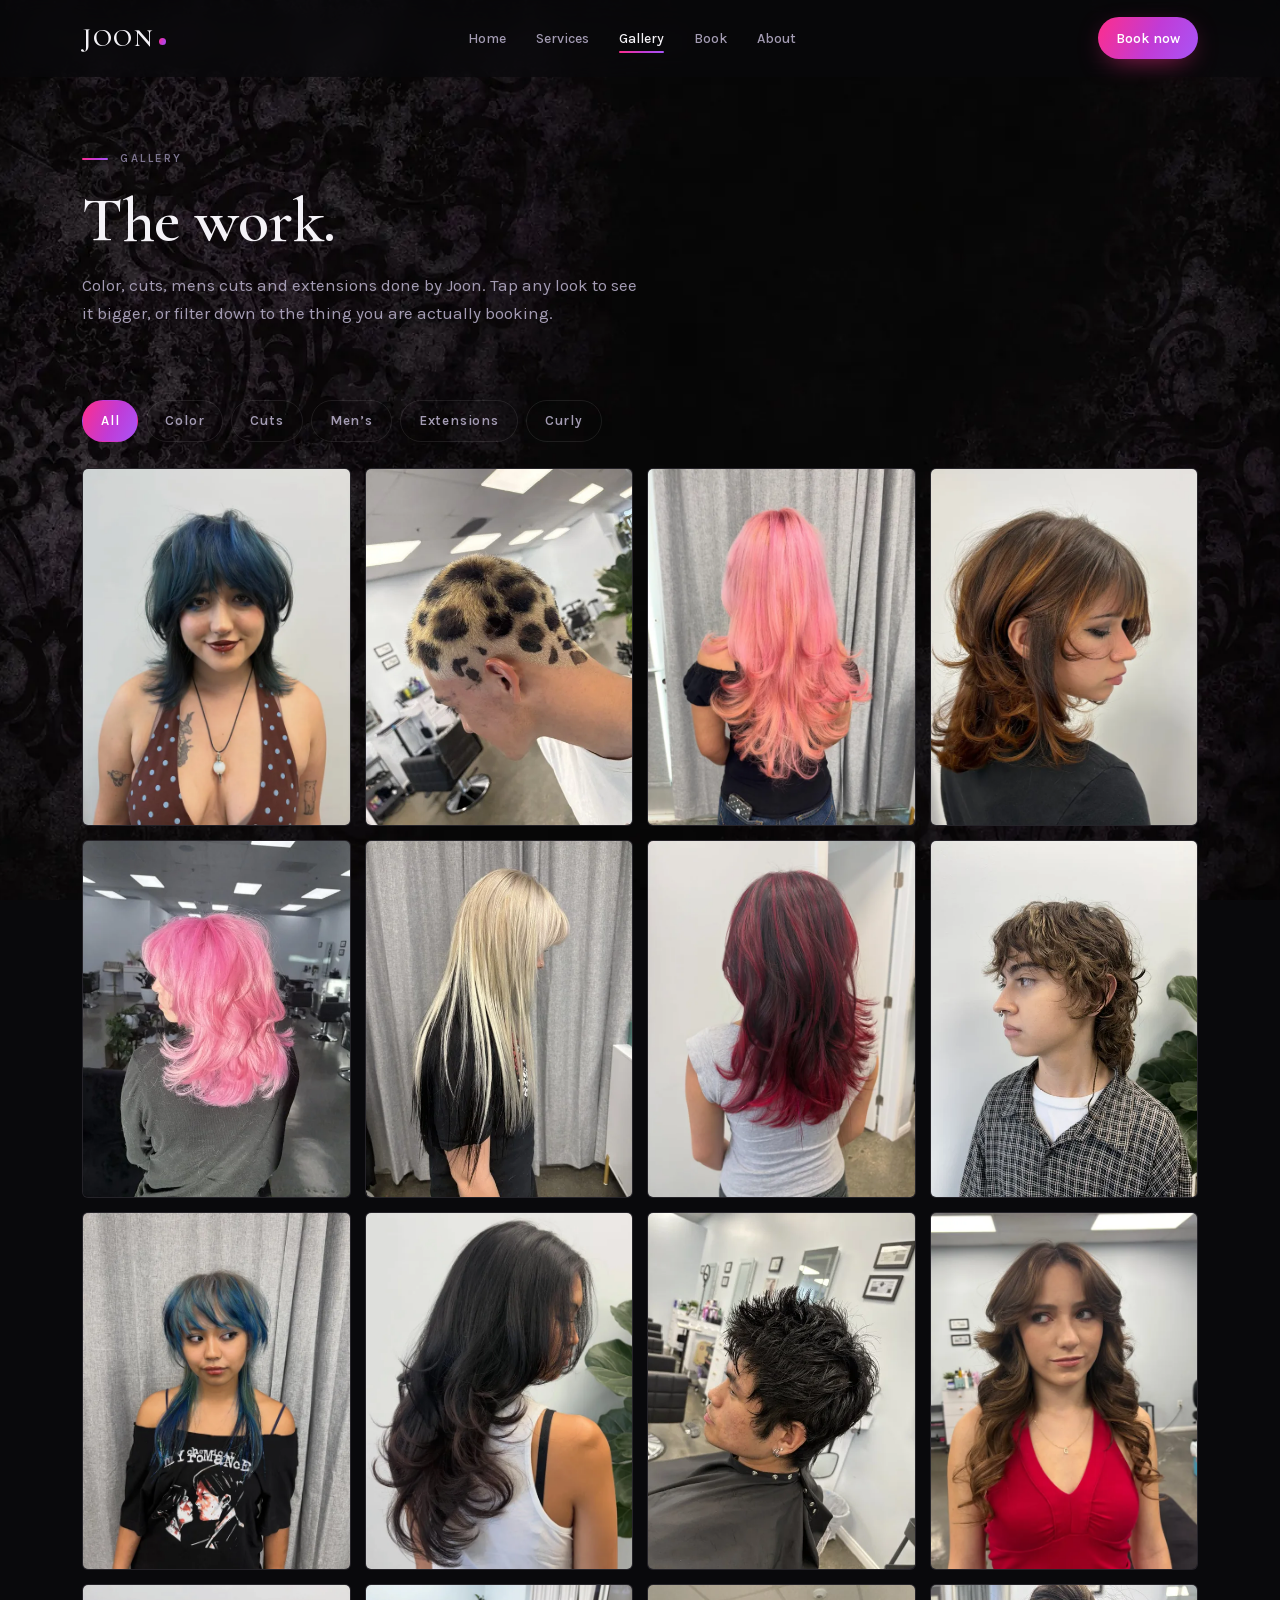
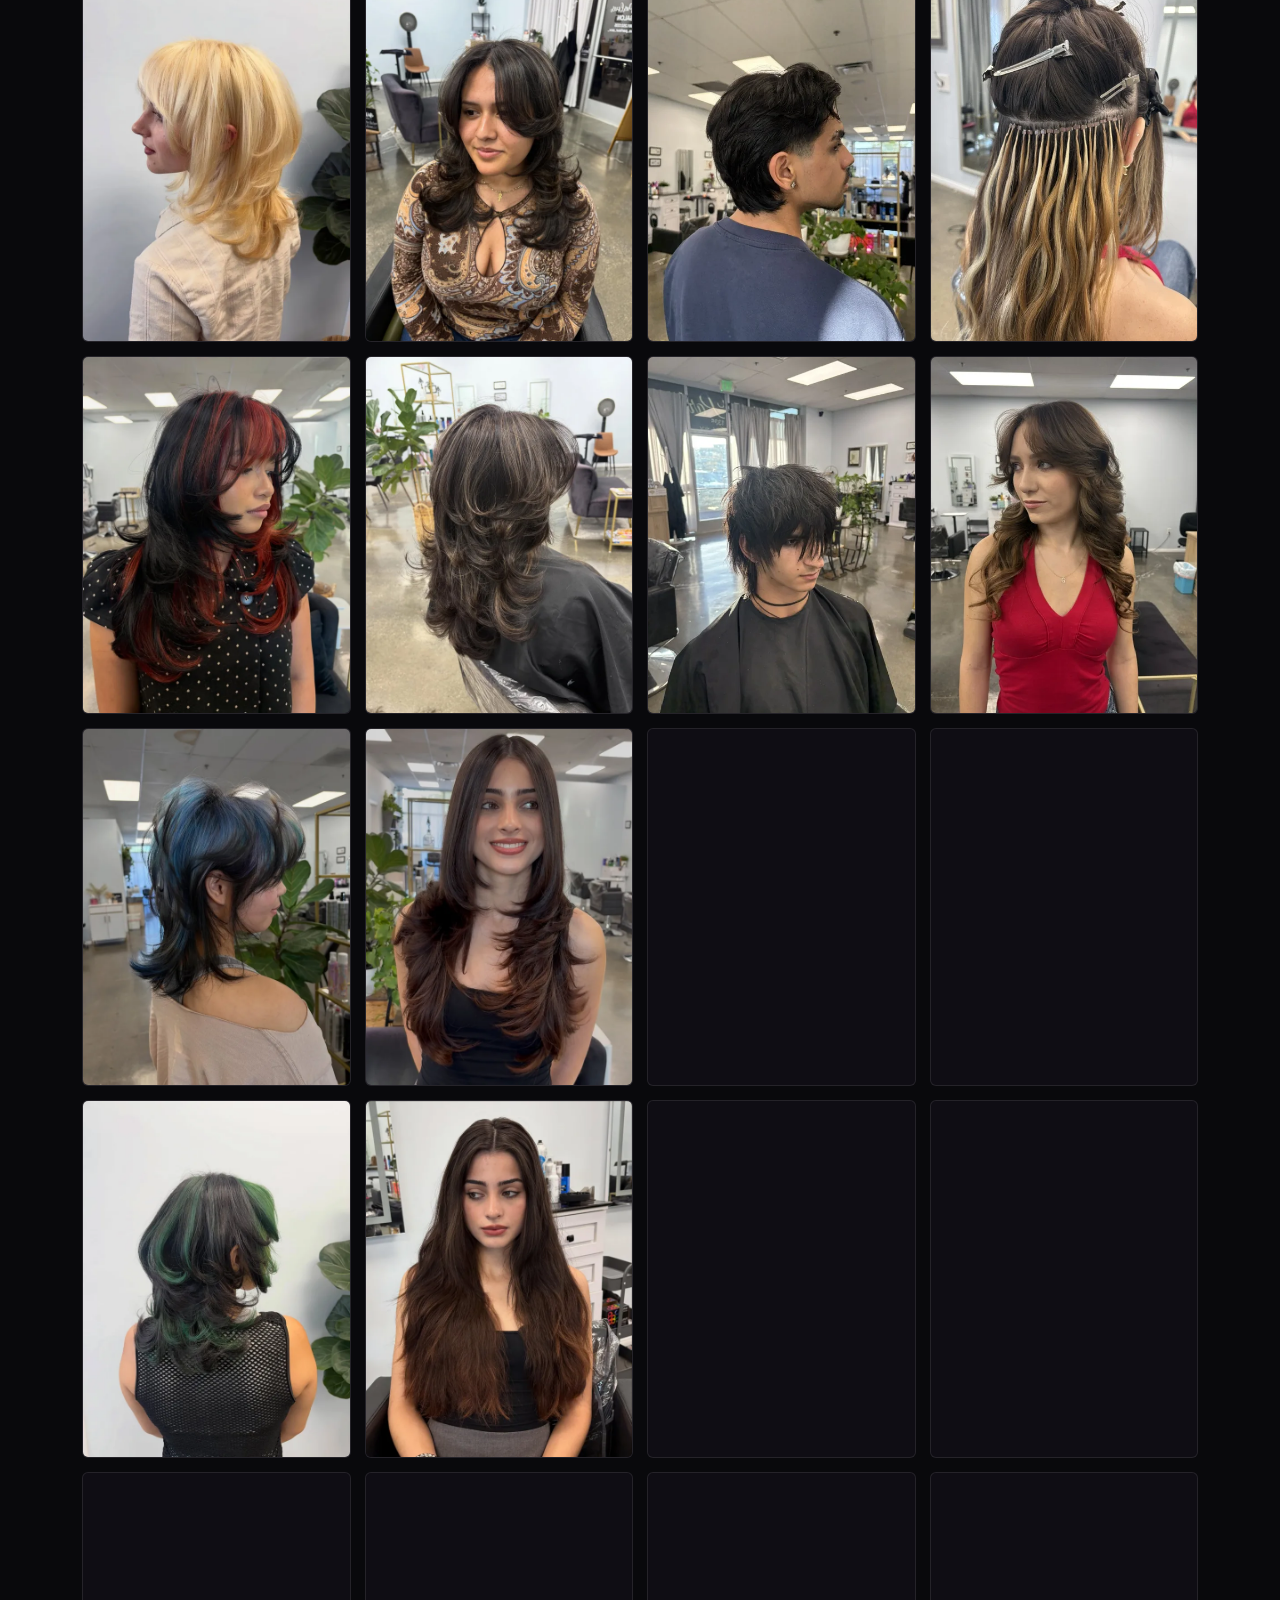
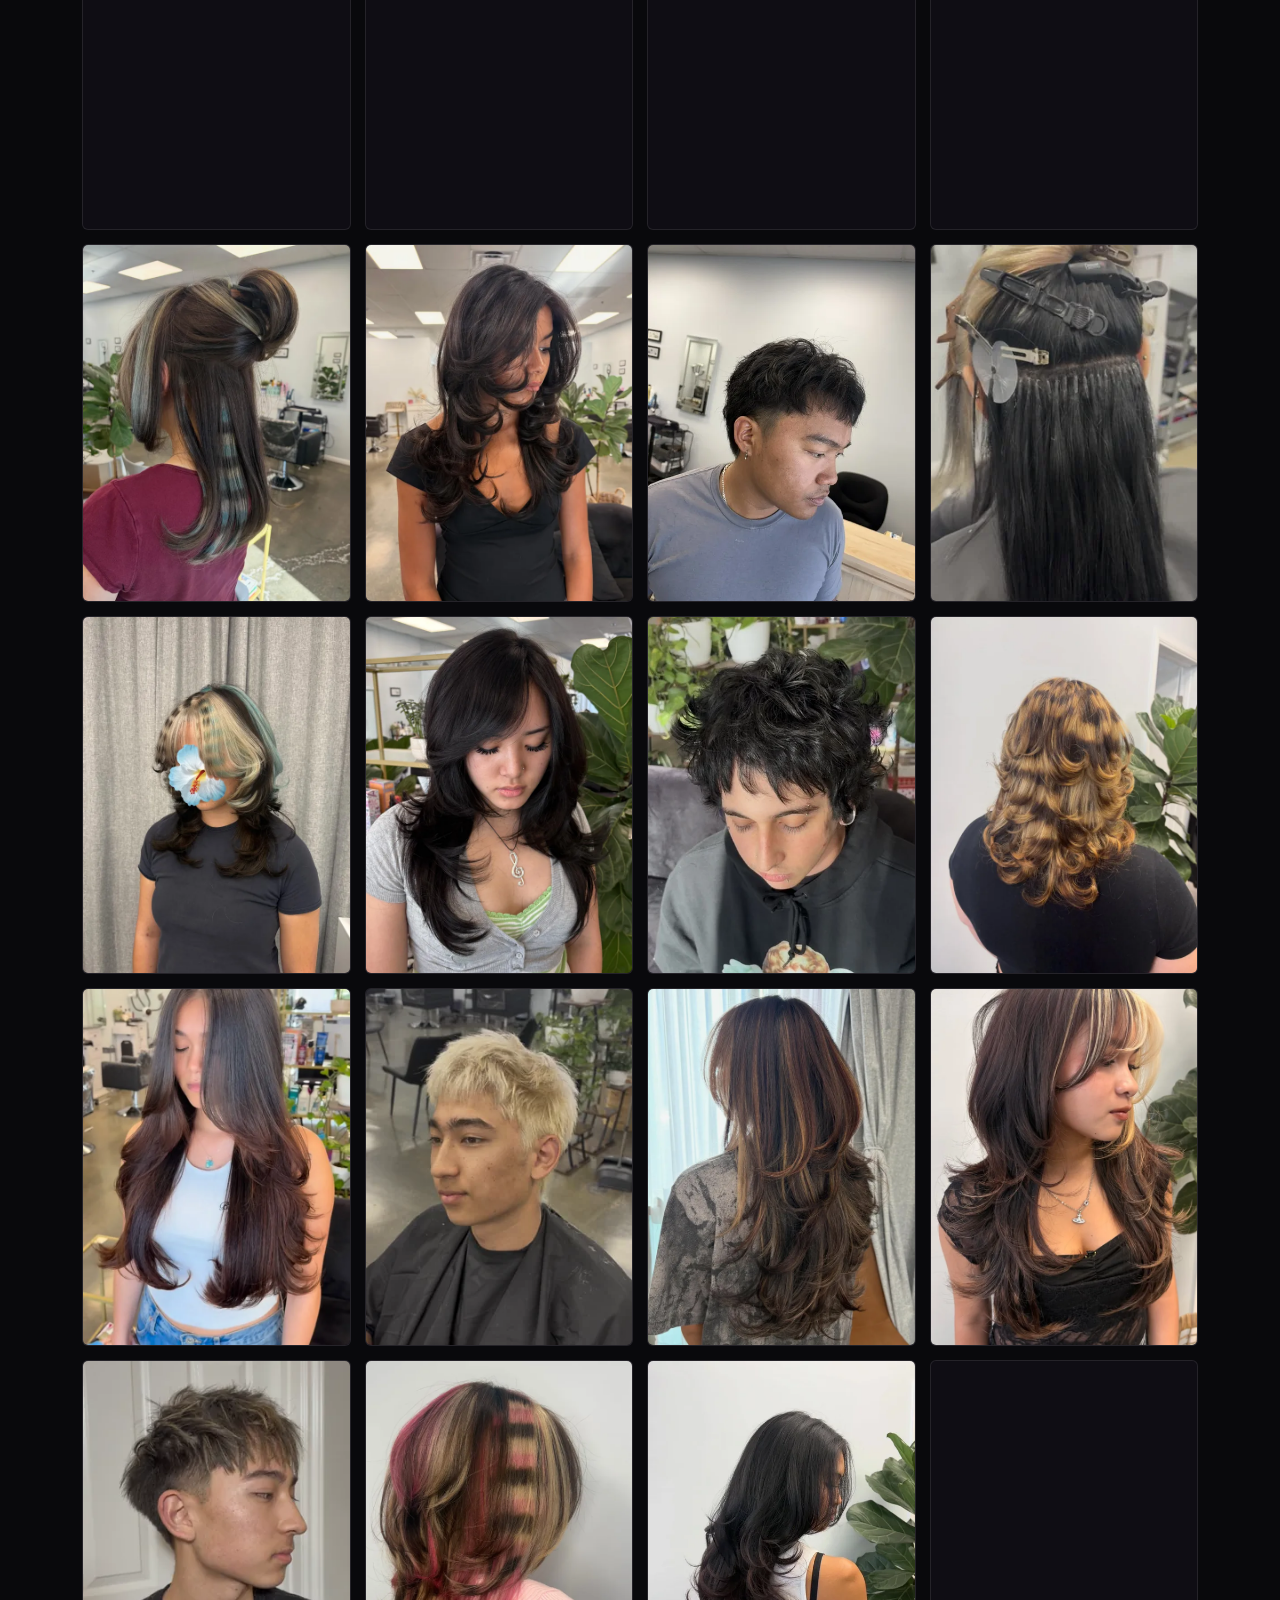
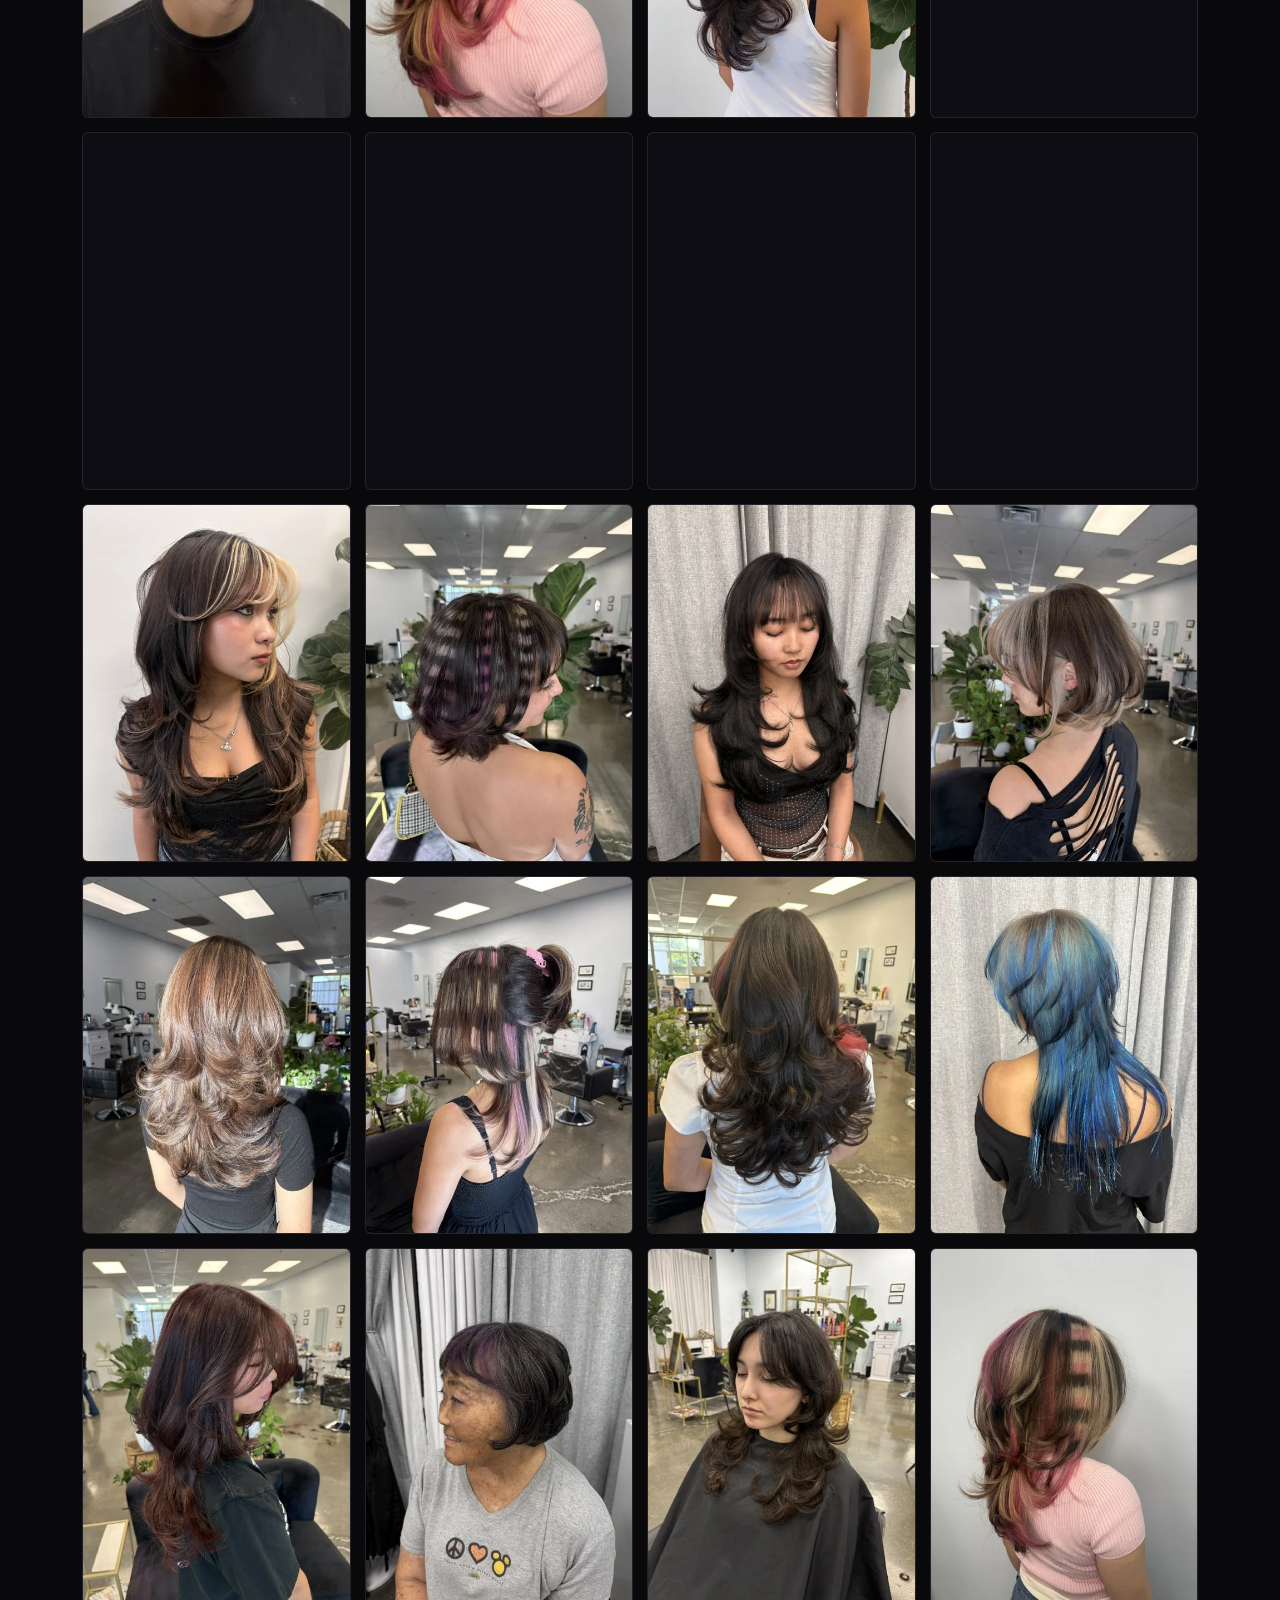
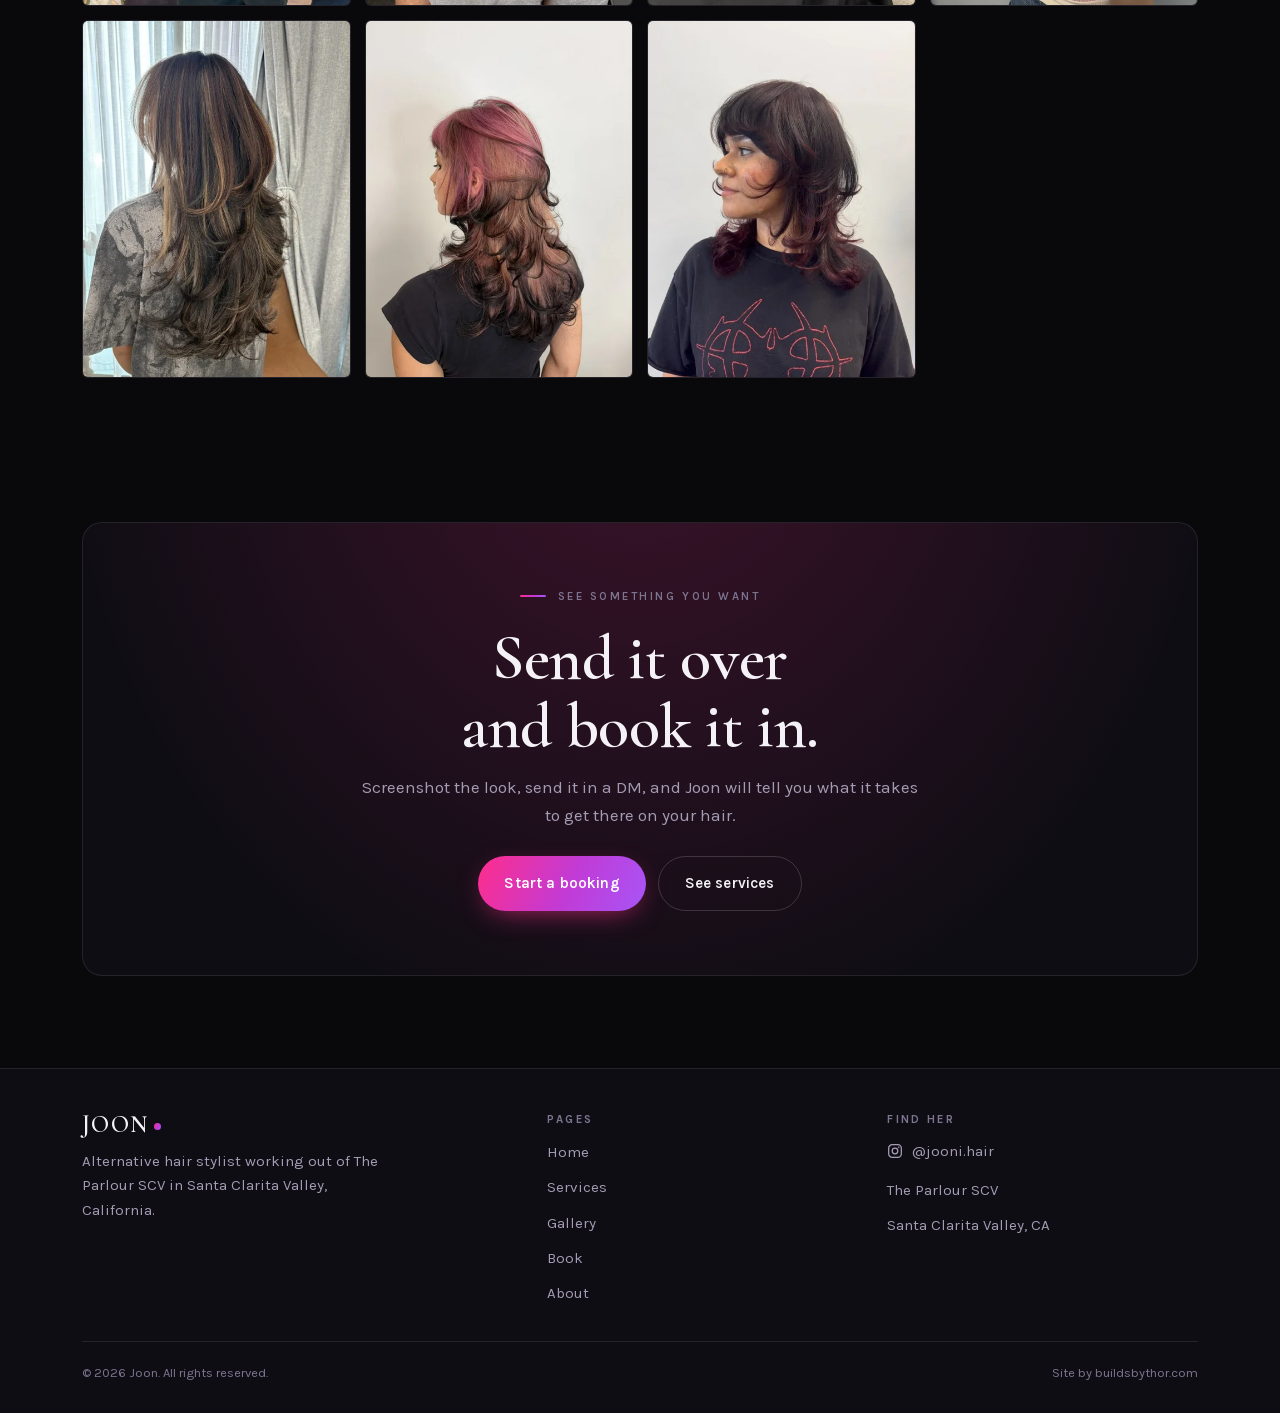
<file: gallery.html>
<!DOCTYPE html>
<html lang="en">
<head>
<meta charset="utf-8">
<meta name="viewport" content="width=device-width, initial-scale=1">
<title>Gallery | Joon, Alternative Hair Stylist in Santa Clarita Valley</title>
<meta name="description" content="Vivid color, shag and layered cuts, mens cuts and i-tip extensions by Joon at The Parlour SCV in Santa Clarita Valley. Filter the gallery by category.">
<link rel="canonical" href="https://joonihairdomain.com/gallery">
<meta name="theme-color" content="#09090c">
<meta property="og:type" content="website">
<meta property="og:site_name" content="Joon | Alternative Hair Stylist">
<meta property="og:title" content="Gallery | Joon, Alternative Hair Stylist">
<meta property="og:description" content="Vivid color, shag and layered cuts, mens cuts and i-tip extensions by Joon in Santa Clarita Valley, California.">
<meta property="og:url" content="https://joonihairdomain.com/gallery">
<meta property="og:image" content="https://joonihairdomain.com/assets/img/og-card.jpg">
<meta property="og:image:width" content="1200">
<meta property="og:image:height" content="630">
<meta name="twitter:card" content="summary_large_image">
<meta property="og:locale" content="en_US">
<meta property="og:image:alt" content="Vivid hair color by Joon, alternative hair stylist in Santa Clarita Valley">
<meta name="twitter:image:alt" content="Vivid hair color by Joon, alternative hair stylist in Santa Clarita Valley">
<meta name="geo.region" content="US-CA">
<meta name="geo.placename" content="Santa Clarita Valley, California">
<meta name="geo.position" content="34.3917;-118.5426">
<meta name="ICBM" content="34.3917, -118.5426">
<link rel="icon" href="assets/favicon.svg" type="image/svg+xml">
<link rel="apple-touch-icon" href="assets/img/apple-touch-icon.png">
<link rel="preload" href="assets/fonts/cormorant-garamond.woff2" as="font" type="font/woff2" crossorigin>
<link rel="preload" href="assets/fonts/karla.woff2" as="font" type="font/woff2" crossorigin>
<script>document.documentElement.classList.add('js');</script>
<link rel="stylesheet" href="css/style.css?v=16">
<script src="js/main.js?v=16" defer></script>
<script type="application/ld+json">{"@context":"https://schema.org","@type":"BreadcrumbList","itemListElement":[{"@type":"ListItem","position":1,"name":"Home","item":"https://joonihairdomain.com/"},{"@type":"ListItem","position":2,"name":"Gallery","item":"https://joonihairdomain.com/gallery"}]}</script>
<script type="application/ld+json">{"@context":"https://schema.org","@type":"ImageGallery","@id":"https://joonihairdomain.com/gallery","name":"The work","isPartOf":{"@id":"https://joonihairdomain.com/#website"},"about":{"@id":"https://joonihairdomain.com/#business"},"creator":{"@id":"https://joonihairdomain.com/#joon"}}</script>
</head>
<body>
<a class="skip" href="#main">Skip to content</a>

<header class="header">
  <div class="wrap header__bar">
    <a class="logo" href="/" aria-label="Joon, home">JOON<span class="dot"></span></a>
    <nav class="nav" aria-label="Primary">
      <ul class="nav__list">
        <li><a class="nav__link" href="/">Home</a></li>
        <li><a class="nav__link" href="/services">Services</a></li>
        <li><a class="nav__link" href="/gallery" aria-current="page">Gallery</a></li>
        <li><a class="nav__link" href="/book">Book</a></li>
        <li><a class="nav__link" href="/about">About</a></li>
      </ul>
    </nav>
    <a class="btn btn--primary btn--sm header__cta" href="/book">Book now</a>
    <button class="burger" type="button" aria-expanded="false" aria-controls="drawer" aria-label="Open menu">
      <span></span><span></span><span></span>
    </button>
  </div>
</header>

<div class="drawer" id="drawer" aria-hidden="true">
  <a href="/">Home</a>
  <a href="/services">Services</a>
  <a href="/gallery" aria-current="page">Gallery</a>
  <a href="/book">Book</a>
  <a href="/about">About</a>
  <a class="btn btn--primary drawer__cta" href="/book">Book an appointment</a>
</div>

<main id="main">

  <section class="section section--tight">
    <div class="wrap">
      <p class="eyebrow">Gallery</p>
      <h1 class="h-lg">The work.</h1>
      <p class="lede" style="margin-top:18px">Color, cuts, mens cuts and extensions done by Joon. Tap any look to see it bigger, or filter down to the thing you are actually booking.</p>
    </div>
  </section>

  <section class="section section--tight" style="padding-top:0">
    <div class="wrap">
      <div class="filters" role="tablist" aria-label="Filter the gallery">
        <button class="filter" type="button" role="tab" data-filter="all" aria-selected="true">All</button>
        <button class="filter" type="button" role="tab" data-filter="color" aria-selected="false">Color</button>
        <button class="filter" type="button" role="tab" data-filter="cuts" aria-selected="false">Cuts</button>
        <button class="filter" type="button" role="tab" data-filter="mens" aria-selected="false">Men&#8217;s</button>
        <button class="filter" type="button" role="tab" data-filter="extensions" aria-selected="false">Extensions</button>
        <button class="filter" type="button" role="tab" data-filter="curly" aria-selected="false">Curly</button>
      </div>
      <p id="filter-status" class="muted" style="font-size:.84rem;margin-bottom:14px" role="status" aria-live="polite"></p>

      <div class="grid grid--4">
        <button class="tile" type="button" data-cat="cuts"
                data-full="assets/img/color-blue-shag-1100.webp"
                data-alt="Shag cut with a blunt fringe on blue and black hair" aria-label="Open larger view: Shag cut with a blunt fringe on blue and black hair">
          <picture>
            <source type="image/webp" srcset="assets/img/color-blue-shag-600.webp">
            <img src="assets/img/color-blue-shag-600.jpg" loading="lazy" decoding="async" alt="Shag cut with a blunt fringe on blue and black hair">
          </picture>
          <span class="tile__tag">Cuts</span>
        </button>
        <button class="tile" type="button" data-cat="mens"
                data-full="assets/img/mens-leopard-print-fade-480.webp"
                data-alt="Hand painted leopard print on a mens fade" aria-label="Open larger view: Hand painted leopard print on a mens fade">
          <picture>
            <source type="image/webp" srcset="assets/img/mens-leopard-print-fade-480.webp">
            <img src="assets/img/mens-leopard-print-fade-480.jpg" loading="lazy" decoding="async" alt="Hand painted leopard print on a mens fade">
          </picture>
          <span class="tile__tag">Men&#8217;s</span>
        </button>
        <button class="tile" type="button" data-cat="color"
                data-full="assets/img/color-pastel-pink-1100.webp"
                data-alt="Full head of pastel pink on long layers" aria-label="Open larger view: Full head of pastel pink on long layers">
          <picture>
            <source type="image/webp" srcset="assets/img/color-pastel-pink-600.webp">
            <img src="assets/img/color-pastel-pink-600.jpg" loading="lazy" decoding="async" alt="Full head of pastel pink on long layers">
          </picture>
          <span class="tile__tag">Color</span>
        </button>
        <button class="tile" type="button" data-cat="cuts"
                data-full="assets/img/cut-face-frame-shag-1100.webp"
                data-alt="Shag cut with heavy face framing and a soft fringe" aria-label="Open larger view: Shag cut with heavy face framing and a soft fringe">
          <picture>
            <source type="image/webp" srcset="assets/img/cut-face-frame-shag-600.webp">
            <img src="assets/img/cut-face-frame-shag-600.jpg" loading="lazy" decoding="async" alt="Shag cut with heavy face framing and a soft fringe">
          </picture>
          <span class="tile__tag">Cuts</span>
        </button>
        <button class="tile" type="button" data-cat="color"
                data-full="assets/img/color-hot-pink-shag-480.webp"
                data-alt="Full head of hot pink on a layered shag, back view" aria-label="Open larger view: Full head of hot pink on a layered shag, back view">
          <picture>
            <source type="image/webp" srcset="assets/img/color-hot-pink-shag-480.webp">
            <img src="assets/img/color-hot-pink-shag-480.jpg" loading="lazy" decoding="async" alt="Full head of hot pink on a layered shag, back view">
          </picture>
          <span class="tile__tag">Color</span>
        </button>
        <button class="tile" type="button" data-cat="extensions"
                data-full="assets/img/ext-blonde-black-contrast-480.webp"
                data-alt="Blonde and black contrast panels on extended lengths" aria-label="Open larger view: Blonde and black contrast panels on extended lengths">
          <picture>
            <source type="image/webp" srcset="assets/img/ext-blonde-black-contrast-480.webp">
            <img src="assets/img/ext-blonde-black-contrast-480.jpg" loading="lazy" decoding="async" alt="Blonde and black contrast panels on extended lengths">
          </picture>
          <span class="tile__tag">Extensions</span>
        </button>
        <button class="tile" type="button" data-cat="color"
                data-full="assets/img/color-magenta-melt-1100.webp"
                data-alt="Dark roots melting into deep magenta through the lengths" aria-label="Open larger view: Dark roots melting into deep magenta through the lengths">
          <picture>
            <source type="image/webp" srcset="assets/img/color-magenta-melt-600.webp">
            <img src="assets/img/color-magenta-melt-600.jpg" loading="lazy" decoding="async" alt="Dark roots melting into deep magenta through the lengths">
          </picture>
          <span class="tile__tag">Color</span>
        </button>
        <button class="tile" type="button" data-cat="mens"
                data-full="assets/img/mens-curly-mullet-480.webp"
                data-alt="Curly mens mullet with a soft fringe" aria-label="Open larger view: Curly mens mullet with a soft fringe">
          <picture>
            <source type="image/webp" srcset="assets/img/mens-curly-mullet-480.webp">
            <img src="assets/img/mens-curly-mullet-480.jpg" loading="lazy" decoding="async" alt="Curly mens mullet with a soft fringe">
          </picture>
          <span class="tile__tag">Men&#8217;s</span>
        </button>
        <button class="tile" type="button" data-cat="color"
                data-full="assets/img/color-blue-fringe-1100.webp"
                data-alt="Electric blue fringe and face framing on a dark wolf cut" aria-label="Open larger view: Electric blue fringe and face framing on a dark wolf cut">
          <picture>
            <source type="image/webp" srcset="assets/img/color-blue-fringe-600.webp">
            <img src="assets/img/color-blue-fringe-600.jpg" loading="lazy" decoding="async" alt="Electric blue fringe and face framing on a dark wolf cut">
          </picture>
          <span class="tile__tag">Color</span>
        </button>
        <button class="tile" type="button" data-cat="cuts"
                data-full="assets/img/cut-long-layers-dark-1100.webp"
                data-alt="Long layered cut on dark hair with a smooth blowout" aria-label="Open larger view: Long layered cut on dark hair with a smooth blowout">
          <picture>
            <source type="image/webp" srcset="assets/img/cut-long-layers-dark-600.webp">
            <img src="assets/img/cut-long-layers-dark-600.jpg" loading="lazy" decoding="async" alt="Long layered cut on dark hair with a smooth blowout">
          </picture>
          <span class="tile__tag">Cuts</span>
        </button>
        <button class="tile" type="button" data-cat="mens"
                data-full="assets/img/mens-textured-spiky-480.webp"
                data-alt="Short spiky textured mens cut" aria-label="Open larger view: Short spiky textured mens cut">
          <picture>
            <source type="image/webp" srcset="assets/img/mens-textured-spiky-480.webp">
            <img src="assets/img/mens-textured-spiky-480.jpg" loading="lazy" decoding="async" alt="Short spiky textured mens cut">
          </picture>
          <span class="tile__tag">Men&#8217;s</span>
        </button>
        <button class="tile" type="button" data-cat="extensions"
                data-full="assets/img/ext-itips-full-head-1100.webp"
                data-alt="Full head of i-tip extensions blended into long layers" aria-label="Open larger view: Full head of i-tip extensions blended into long layers">
          <picture>
            <source type="image/webp" srcset="assets/img/ext-itips-full-head-600.webp">
            <img src="assets/img/ext-itips-full-head-600.jpg" loading="lazy" decoding="async" alt="Full head of i-tip extensions blended into long layers">
          </picture>
          <span class="tile__tag">Extensions</span>
        </button>
        <button class="tile" type="button" data-cat="color"
                data-full="assets/img/color-platinum-shag-1100.webp"
                data-alt="Platinum blonde shag with a soft fringe" aria-label="Open larger view: Platinum blonde shag with a soft fringe">
          <picture>
            <source type="image/webp" srcset="assets/img/color-platinum-shag-600.webp">
            <img src="assets/img/color-platinum-shag-600.jpg" loading="lazy" decoding="async" alt="Platinum blonde shag with a soft fringe">
          </picture>
          <span class="tile__tag">Color</span>
        </button>
        <button class="tile" type="button" data-cat="cuts"
                data-full="assets/img/cut-bouncy-blowout-1100.webp"
                data-alt="Bouncy layered blowout with highlights around the face" aria-label="Open larger view: Bouncy layered blowout with highlights around the face">
          <picture>
            <source type="image/webp" srcset="assets/img/cut-bouncy-blowout-600.webp">
            <img src="assets/img/cut-bouncy-blowout-600.jpg" loading="lazy" decoding="async" alt="Bouncy layered blowout with highlights around the face">
          </picture>
          <span class="tile__tag">Cuts</span>
        </button>
        <button class="tile" type="button" data-cat="mens"
                data-full="assets/img/mens-taper-back-480.webp"
                data-alt="Mens cut with a clean taper, back view" aria-label="Open larger view: Mens cut with a clean taper, back view">
          <picture>
            <source type="image/webp" srcset="assets/img/mens-taper-back-480.webp">
            <img src="assets/img/mens-taper-back-480.jpg" loading="lazy" decoding="async" alt="Mens cut with a clean taper, back view">
          </picture>
          <span class="tile__tag">Men&#8217;s</span>
        </button>
        <button class="tile" type="button" data-cat="extensions"
                data-full="assets/img/ext-itip-install-480.webp"
                data-alt="I-tip extension rows sectioned and beaded in" aria-label="Open larger view: I-tip extension rows sectioned and beaded in">
          <picture>
            <source type="image/webp" srcset="assets/img/ext-itip-install-480.webp">
            <img src="assets/img/ext-itip-install-480.jpg" loading="lazy" decoding="async" alt="I-tip extension rows sectioned and beaded in">
          </picture>
          <span class="tile__tag">Extensions</span>
        </button>
        <button class="tile" type="button" data-cat="color"
                data-full="assets/img/color-red-face-frame-1100.webp"
                data-alt="Black hair with a crimson red face frame and fringe" aria-label="Open larger view: Black hair with a crimson red face frame and fringe">
          <picture>
            <source type="image/webp" srcset="assets/img/color-red-face-frame-600.webp">
            <img src="assets/img/color-red-face-frame-600.jpg" loading="lazy" decoding="async" alt="Black hair with a crimson red face frame and fringe">
          </picture>
          <span class="tile__tag">Color</span>
        </button>
        <button class="tile" type="button" data-cat="cuts"
                data-full="assets/img/cut-layers-back-1100.webp"
                data-alt="Back view of a graduated layered cut with highlights" aria-label="Open larger view: Back view of a graduated layered cut with highlights">
          <picture>
            <source type="image/webp" srcset="assets/img/cut-layers-back-600.webp">
            <img src="assets/img/cut-layers-back-600.jpg" loading="lazy" decoding="async" alt="Back view of a graduated layered cut with highlights">
          </picture>
          <span class="tile__tag">Cuts</span>
        </button>
        <button class="tile" type="button" data-cat="mens"
                data-full="assets/img/mens-shag-length-480.webp"
                data-alt="Mens shag with length kept through the back" aria-label="Open larger view: Mens shag with length kept through the back">
          <picture>
            <source type="image/webp" srcset="assets/img/mens-shag-length-480.webp">
            <img src="assets/img/mens-shag-length-480.jpg" loading="lazy" decoding="async" alt="Mens shag with length kept through the back">
          </picture>
          <span class="tile__tag">Men&#8217;s</span>
        </button>
        <button class="tile" type="button" data-cat="extensions"
                data-full="assets/img/ext-brunette-volume-480.webp"
                data-alt="Extensions blended into brunette layers for volume" aria-label="Open larger view: Extensions blended into brunette layers for volume">
          <picture>
            <source type="image/webp" srcset="assets/img/ext-brunette-volume-480.webp">
            <img src="assets/img/ext-brunette-volume-480.jpg" loading="lazy" decoding="async" alt="Extensions blended into brunette layers for volume">
          </picture>
          <span class="tile__tag">Extensions</span>
        </button>
        <button class="tile" type="button" data-cat="color"
                data-full="assets/img/color-blue-wolf-1100.webp"
                data-alt="Teal and blue wolf cut with heavy texture" aria-label="Open larger view: Teal and blue wolf cut with heavy texture">
          <picture>
            <source type="image/webp" srcset="assets/img/color-blue-wolf-600.webp">
            <img src="assets/img/color-blue-wolf-600.jpg" loading="lazy" decoding="async" alt="Teal and blue wolf cut with heavy texture">
          </picture>
          <span class="tile__tag">Color</span>
        </button>
        <button class="tile" type="button" data-cat="cuts"
                data-full="assets/img/cut-long-layers-1100.webp"
                data-alt="Long layers with a face framing curtain" aria-label="Open larger view: Long layers with a face framing curtain">
          <picture>
            <source type="image/webp" srcset="assets/img/cut-long-layers-600.webp">
            <img src="assets/img/cut-long-layers-600.jpg" loading="lazy" decoding="async" alt="Long layers with a face framing curtain">
          </picture>
          <span class="tile__tag">Cuts</span>
        </button>
        <button class="tile" type="button" data-cat="mens"
                data-full="assets/img/mens-textured-mullet-480.webp"
                data-alt="Textured mens mullet, side view" aria-label="Open larger view: Textured mens mullet, side view">
          <picture>
            <source type="image/webp" srcset="assets/img/mens-textured-mullet-480.webp">
            <img src="assets/img/mens-textured-mullet-480.jpg" loading="lazy" decoding="async" alt="Textured mens mullet, side view">
          </picture>
          <span class="tile__tag">Men&#8217;s</span>
        </button>
        <button class="tile" type="button" data-cat="extensions"
                data-full="assets/img/ext-blonde-curls-back-480.webp"
                data-alt="Blonde curls with extensions through the lengths, back view" aria-label="Open larger view: Blonde curls with extensions through the lengths, back view">
          <picture>
            <source type="image/webp" srcset="assets/img/ext-blonde-curls-back-480.webp">
            <img src="assets/img/ext-blonde-curls-back-480.jpg" loading="lazy" decoding="async" alt="Blonde curls with extensions through the lengths, back view">
          </picture>
          <span class="tile__tag">Extensions</span>
        </button>
        <button class="tile" type="button" data-cat="color"
                data-full="assets/img/color-green-underlayer-1100.webp"
                data-alt="Black shag with a bright green hidden underlayer" aria-label="Open larger view: Black shag with a bright green hidden underlayer">
          <picture>
            <source type="image/webp" srcset="assets/img/color-green-underlayer-600.webp">
            <img src="assets/img/color-green-underlayer-600.jpg" loading="lazy" decoding="async" alt="Black shag with a bright green hidden underlayer">
          </picture>
          <span class="tile__tag">Color</span>
        </button>
        <button class="tile" type="button" data-cat="cuts"
                data-full="assets/img/cut-long-layers-front-1100.webp"
                data-alt="Waist length layered cut with a center part" aria-label="Open larger view: Waist length layered cut with a center part">
          <picture>
            <source type="image/webp" srcset="assets/img/cut-long-layers-front-600.webp">
            <img src="assets/img/cut-long-layers-front-600.jpg" loading="lazy" decoding="async" alt="Waist length layered cut with a center part">
          </picture>
          <span class="tile__tag">Cuts</span>
        </button>
        <button class="tile" type="button" data-cat="mens"
                data-full="assets/img/mens-blonde-crop-480.webp"
                data-alt="Short crop with blonde worked through the top" aria-label="Open larger view: Short crop with blonde worked through the top">
          <picture>
            <source type="image/webp" srcset="assets/img/mens-blonde-crop-480.webp">
            <img src="assets/img/mens-blonde-crop-480.jpg" loading="lazy" decoding="async" alt="Short crop with blonde worked through the top">
          </picture>
          <span class="tile__tag">Men&#8217;s</span>
        </button>
        <button class="tile" type="button" data-cat="extensions"
                data-full="assets/img/ext-long-black-480.webp"
                data-alt="Long black extensions blended into the natural lengths" aria-label="Open larger view: Long black extensions blended into the natural lengths">
          <picture>
            <source type="image/webp" srcset="assets/img/ext-long-black-480.webp">
            <img src="assets/img/ext-long-black-480.jpg" loading="lazy" decoding="async" alt="Long black extensions blended into the natural lengths">
          </picture>
          <span class="tile__tag">Extensions</span>
        </button>
        <button class="tile" type="button" data-cat="color"
                data-full="assets/img/color-pink-peekaboo-1100.webp"
                data-alt="Pink and blonde peekaboo panels pulled into a ponytail" aria-label="Open larger view: Pink and blonde peekaboo panels pulled into a ponytail">
          <picture>
            <source type="image/webp" srcset="assets/img/color-pink-peekaboo-600.webp">
            <img src="assets/img/color-pink-peekaboo-600.jpg" loading="lazy" decoding="async" alt="Pink and blonde peekaboo panels pulled into a ponytail">
          </picture>
          <span class="tile__tag">Color</span>
        </button>
        <button class="tile" type="button" data-cat="cuts"
                data-full="assets/img/cut-shag-volume-1100.webp"
                data-alt="Voluminous layered shag with movement through the ends" aria-label="Open larger view: Voluminous layered shag with movement through the ends">
          <picture>
            <source type="image/webp" srcset="assets/img/cut-shag-volume-600.webp">
            <img src="assets/img/cut-shag-volume-600.jpg" loading="lazy" decoding="async" alt="Voluminous layered shag with movement through the ends">
          </picture>
          <span class="tile__tag">Cuts</span>
        </button>
        <button class="tile" type="button" data-cat="mens"
                data-full="assets/img/mens-plum-mullet-480.webp"
                data-alt="Deep plum mens mullet, side view" aria-label="Open larger view: Deep plum mens mullet, side view">
          <picture>
            <source type="image/webp" srcset="assets/img/mens-plum-mullet-480.webp">
            <img src="assets/img/mens-plum-mullet-480.jpg" loading="lazy" decoding="async" alt="Deep plum mens mullet, side view">
          </picture>
          <span class="tile__tag">Men&#8217;s</span>
        </button>
        <button class="tile" type="button" data-cat="extensions"
                data-full="assets/img/ext-itip-rows-dark-480.webp"
                data-alt="I-tip rows beaded into dark hair before blending" aria-label="Open larger view: I-tip rows beaded into dark hair before blending">
          <picture>
            <source type="image/webp" srcset="assets/img/ext-itip-rows-dark-480.webp">
            <img src="assets/img/ext-itip-rows-dark-480.jpg" loading="lazy" decoding="async" alt="I-tip rows beaded into dark hair before blending">
          </picture>
          <span class="tile__tag">Extensions</span>
        </button>
        <button class="tile" type="button" data-cat="color"
                data-full="assets/img/color-teal-peekaboo-1100.webp"
                data-alt="Blonde money piece with a teal peekaboo panel underneath" aria-label="Open larger view: Blonde money piece with a teal peekaboo panel underneath">
          <picture>
            <source type="image/webp" srcset="assets/img/color-teal-peekaboo-600.webp">
            <img src="assets/img/color-teal-peekaboo-600.jpg" loading="lazy" decoding="async" alt="Blonde money piece with a teal peekaboo panel underneath">
          </picture>
          <span class="tile__tag">Color</span>
        </button>
        <button class="tile" type="button" data-cat="cuts"
                data-full="assets/img/cut-face-frame-blowout-1100.webp"
                data-alt="Face framing layers finished with a round brush blowout" aria-label="Open larger view: Face framing layers finished with a round brush blowout">
          <picture>
            <source type="image/webp" srcset="assets/img/cut-face-frame-blowout-600.webp">
            <img src="assets/img/cut-face-frame-blowout-600.jpg" loading="lazy" decoding="async" alt="Face framing layers finished with a round brush blowout">
          </picture>
          <span class="tile__tag">Cuts</span>
        </button>
        <button class="tile" type="button" data-cat="mens"
                data-full="assets/img/mens-textured-fringe-480.webp"
                data-alt="Textured mens cut with a soft fringe" aria-label="Open larger view: Textured mens cut with a soft fringe">
          <picture>
            <source type="image/webp" srcset="assets/img/mens-textured-fringe-480.webp">
            <img src="assets/img/mens-textured-fringe-480.jpg" loading="lazy" decoding="async" alt="Textured mens cut with a soft fringe">
          </picture>
          <span class="tile__tag">Men&#8217;s</span>
        </button>
        <button class="tile" type="button" data-cat="extensions"
                data-full="assets/img/ext-itip-rows-blonde-295.webp"
                data-alt="Rows of i-tip extensions beaded into blonde hair" aria-label="Open larger view: Rows of i-tip extensions beaded into blonde hair">
          <picture>
            <source type="image/webp" srcset="assets/img/ext-itip-rows-blonde-295.webp">
            <img src="assets/img/ext-itip-rows-blonde-295.jpg" loading="lazy" decoding="async" alt="Rows of i-tip extensions beaded into blonde hair">
          </picture>
          <span class="tile__tag">Extensions</span>
        </button>
        <button class="tile" type="button" data-cat="color"
                data-full="assets/img/color-blonde-teal-1100.webp"
                data-alt="Blonde face framing with teal ribbons through the lengths" aria-label="Open larger view: Blonde face framing with teal ribbons through the lengths">
          <picture>
            <source type="image/webp" srcset="assets/img/color-blonde-teal-600.webp">
            <img src="assets/img/color-blonde-teal-600.jpg" loading="lazy" decoding="async" alt="Blonde face framing with teal ribbons through the lengths">
          </picture>
          <span class="tile__tag">Color</span>
        </button>
        <button class="tile" type="button" data-cat="cuts"
                data-full="assets/img/cut-side-bangs-1100.webp"
                data-alt="Side swept bangs and soft layers on dark hair" aria-label="Open larger view: Side swept bangs and soft layers on dark hair">
          <picture>
            <source type="image/webp" srcset="assets/img/cut-side-bangs-600.webp">
            <img src="assets/img/cut-side-bangs-600.jpg" loading="lazy" decoding="async" alt="Side swept bangs and soft layers on dark hair">
          </picture>
          <span class="tile__tag">Cuts</span>
        </button>
        <button class="tile" type="button" data-cat="mens"
                data-full="assets/img/mens-curly-shag-392.webp"
                data-alt="Curly textured mens shag" aria-label="Open larger view: Curly textured mens shag">
          <picture>
            <source type="image/webp" srcset="assets/img/mens-curly-shag-392.webp">
            <img src="assets/img/mens-curly-shag-392.jpg" loading="lazy" decoding="async" alt="Curly textured mens shag">
          </picture>
          <span class="tile__tag">Men&#8217;s</span>
        </button>
        <button class="tile" type="button" data-cat="color"
                data-full="assets/img/color-bronde-curls-1100.webp"
                data-alt="Dimensional bronde curls with warm highlights" aria-label="Open larger view: Dimensional bronde curls with warm highlights">
          <picture>
            <source type="image/webp" srcset="assets/img/color-bronde-curls-600.webp">
            <img src="assets/img/color-bronde-curls-600.jpg" loading="lazy" decoding="async" alt="Dimensional bronde curls with warm highlights">
          </picture>
          <span class="tile__tag">Color</span>
        </button>
        <button class="tile" type="button" data-cat="cuts"
                data-full="assets/img/cut-long-layers-blowout-1100.webp"
                data-alt="Long layers with a glossy blowout" aria-label="Open larger view: Long layers with a glossy blowout">
          <picture>
            <source type="image/webp" srcset="assets/img/cut-long-layers-blowout-600.webp">
            <img src="assets/img/cut-long-layers-blowout-600.jpg" loading="lazy" decoding="async" alt="Long layers with a glossy blowout">
          </picture>
          <span class="tile__tag">Cuts</span>
        </button>
        <button class="tile" type="button" data-cat="mens"
                data-full="assets/img/mens-bleached-blonde-295.webp"
                data-alt="Bleached blonde mens cut with a straight fringe" aria-label="Open larger view: Bleached blonde mens cut with a straight fringe">
          <picture>
            <source type="image/webp" srcset="assets/img/mens-bleached-blonde-295.webp">
            <img src="assets/img/mens-bleached-blonde-295.jpg" loading="lazy" decoding="async" alt="Bleached blonde mens cut with a straight fringe">
          </picture>
          <span class="tile__tag">Men&#8217;s</span>
        </button>
        <button class="tile" type="button" data-cat="color"
                data-full="assets/img/color-copper-lengths-1100.webp"
                data-alt="Brunette base with copper lengths and long layers" aria-label="Open larger view: Brunette base with copper lengths and long layers">
          <picture>
            <source type="image/webp" srcset="assets/img/color-copper-lengths-600.webp">
            <img src="assets/img/color-copper-lengths-600.jpg" loading="lazy" decoding="async" alt="Brunette base with copper lengths and long layers">
          </picture>
          <span class="tile__tag">Color</span>
        </button>
        <button class="tile" type="button" data-cat="cuts"
                data-full="assets/img/cut-layers-copper-1100.webp"
                data-alt="Layered cut with warm copper face framing pieces" aria-label="Open larger view: Layered cut with warm copper face framing pieces">
          <picture>
            <source type="image/webp" srcset="assets/img/cut-layers-copper-600.webp">
            <img src="assets/img/cut-layers-copper-600.jpg" loading="lazy" decoding="async" alt="Layered cut with warm copper face framing pieces">
          </picture>
          <span class="tile__tag">Cuts</span>
        </button>
        <button class="tile" type="button" data-cat="mens"
                data-full="assets/img/mens-short-crop-295.webp"
                data-alt="Short cropped mens cut with a tapered neckline" aria-label="Open larger view: Short cropped mens cut with a tapered neckline">
          <picture>
            <source type="image/webp" srcset="assets/img/mens-short-crop-295.webp">
            <img src="assets/img/mens-short-crop-295.jpg" loading="lazy" decoding="async" alt="Short cropped mens cut with a tapered neckline">
          </picture>
          <span class="tile__tag">Men&#8217;s</span>
        </button>
        <button class="tile" type="button" data-cat="color"
                data-full="assets/img/color-pink-animal-print-1100.webp"
                data-alt="Blonde and pink hair with a hand painted animal print panel" aria-label="Open larger view: Blonde and pink hair with a hand painted animal print panel">
          <picture>
            <source type="image/webp" srcset="assets/img/color-pink-animal-print-600.webp">
            <img src="assets/img/color-pink-animal-print-600.jpg" loading="lazy" decoding="async" alt="Blonde and pink hair with a hand painted animal print panel">
          </picture>
          <span class="tile__tag">Color</span>
        </button>
        <button class="tile" type="button" data-cat="cuts"
                data-full="assets/img/cut-long-dark-layers-480.webp"
                data-alt="Long dark layers finished with a smooth blowout, side view" aria-label="Open larger view: Long dark layers finished with a smooth blowout, side view">
          <picture>
            <source type="image/webp" srcset="assets/img/cut-long-dark-layers-480.webp">
            <img src="assets/img/cut-long-dark-layers-480.jpg" loading="lazy" decoding="async" alt="Long dark layers finished with a smooth blowout, side view">
          </picture>
          <span class="tile__tag">Cuts</span>
        </button>
        <button class="tile" type="button" data-cat="color"
                data-full="assets/img/color-copper-fall-1100.webp"
                data-alt="Rich copper color on long layers" aria-label="Open larger view: Rich copper color on long layers">
          <picture>
            <source type="image/webp" srcset="assets/img/color-copper-fall-600.webp">
            <img src="assets/img/color-copper-fall-600.jpg" loading="lazy" decoding="async" alt="Rich copper color on long layers">
          </picture>
          <span class="tile__tag">Color</span>
        </button>
        <button class="tile" type="button" data-cat="cuts"
                data-full="assets/img/cut-copper-shag-fringe-480.webp"
                data-alt="Copper toned shag with a curtain fringe" aria-label="Open larger view: Copper toned shag with a curtain fringe">
          <picture>
            <source type="image/webp" srcset="assets/img/cut-copper-shag-fringe-480.webp">
            <img src="assets/img/cut-copper-shag-fringe-480.jpg" loading="lazy" decoding="async" alt="Copper toned shag with a curtain fringe">
          </picture>
          <span class="tile__tag">Cuts</span>
        </button>
        <button class="tile" type="button" data-cat="color"
                data-full="assets/img/color-blue-animal-print-1100.webp"
                data-alt="Blue and teal panels with a custom animal print section" aria-label="Open larger view: Blue and teal panels with a custom animal print section">
          <picture>
            <source type="image/webp" srcset="assets/img/color-blue-animal-print-600.webp">
            <img src="assets/img/color-blue-animal-print-600.jpg" loading="lazy" decoding="async" alt="Blue and teal panels with a custom animal print section">
          </picture>
          <span class="tile__tag">Color</span>
        </button>
        <button class="tile" type="button" data-cat="cuts"
                data-full="assets/img/cut-curtain-bangs-front-480.webp"
                data-alt="Long layers and curtain bangs, front view" aria-label="Open larger view: Long layers and curtain bangs, front view">
          <picture>
            <source type="image/webp" srcset="assets/img/cut-curtain-bangs-front-480.webp">
            <img src="assets/img/cut-curtain-bangs-front-480.jpg" loading="lazy" decoding="async" alt="Long layers and curtain bangs, front view">
          </picture>
          <span class="tile__tag">Cuts</span>
        </button>
        <button class="tile" type="button" data-cat="color"
                data-full="assets/img/color-pastel-lavender-pink-480.webp"
                data-alt="Pastel pink and lavender shag, back view" aria-label="Open larger view: Pastel pink and lavender shag, back view">
          <picture>
            <source type="image/webp" srcset="assets/img/color-pastel-lavender-pink-480.webp">
            <img src="assets/img/color-pastel-lavender-pink-480.jpg" loading="lazy" decoding="async" alt="Pastel pink and lavender shag, back view">
          </picture>
          <span class="tile__tag">Color</span>
        </button>
        <button class="tile" type="button" data-cat="cuts"
                data-full="assets/img/cut-blonde-money-piece-480.webp"
                data-alt="Layered cut with a blonde money piece at the front" aria-label="Open larger view: Layered cut with a blonde money piece at the front">
          <picture>
            <source type="image/webp" srcset="assets/img/cut-blonde-money-piece-480.webp">
            <img src="assets/img/cut-blonde-money-piece-480.jpg" loading="lazy" decoding="async" alt="Layered cut with a blonde money piece at the front">
          </picture>
          <span class="tile__tag">Cuts</span>
        </button>
        <button class="tile" type="button" data-cat="color"
                data-full="assets/img/color-violet-stripe-bob-480.webp"
                data-alt="Dark bob with violet striped panels through the back" aria-label="Open larger view: Dark bob with violet striped panels through the back">
          <picture>
            <source type="image/webp" srcset="assets/img/color-violet-stripe-bob-480.webp">
            <img src="assets/img/color-violet-stripe-bob-480.jpg" loading="lazy" decoding="async" alt="Dark bob with violet striped panels through the back">
          </picture>
          <span class="tile__tag">Color</span>
        </button>
        <button class="tile" type="button" data-cat="cuts"
                data-full="assets/img/cut-dark-layers-fringe-480.webp"
                data-alt="Dark layers with a full fringe, front view" aria-label="Open larger view: Dark layers with a full fringe, front view">
          <picture>
            <source type="image/webp" srcset="assets/img/cut-dark-layers-fringe-480.webp">
            <img src="assets/img/cut-dark-layers-fringe-480.jpg" loading="lazy" decoding="async" alt="Dark layers with a full fringe, front view">
          </picture>
          <span class="tile__tag">Cuts</span>
        </button>
        <button class="tile" type="button" data-cat="color"
                data-full="assets/img/color-blonde-face-frame-480.webp"
                data-alt="Soft blonde face framing on a dark base, back view" aria-label="Open larger view: Soft blonde face framing on a dark base, back view">
          <picture>
            <source type="image/webp" srcset="assets/img/color-blonde-face-frame-480.webp">
            <img src="assets/img/color-blonde-face-frame-480.jpg" loading="lazy" decoding="async" alt="Soft blonde face framing on a dark base, back view">
          </picture>
          <span class="tile__tag">Color</span>
        </button>
        <button class="tile" type="button" data-cat="cuts"
                data-full="assets/img/cut-bronde-layers-back-480.webp"
                data-alt="Bronde layers with lift through the back" aria-label="Open larger view: Bronde layers with lift through the back">
          <picture>
            <source type="image/webp" srcset="assets/img/cut-bronde-layers-back-480.webp">
            <img src="assets/img/cut-bronde-layers-back-480.jpg" loading="lazy" decoding="async" alt="Bronde layers with lift through the back">
          </picture>
          <span class="tile__tag">Cuts</span>
        </button>
        <button class="tile" type="button" data-cat="color"
                data-full="assets/img/color-pink-underlayer-pony-480.webp"
                data-alt="Brunette ponytail lifted to show a pink underlayer" aria-label="Open larger view: Brunette ponytail lifted to show a pink underlayer">
          <picture>
            <source type="image/webp" srcset="assets/img/color-pink-underlayer-pony-480.webp">
            <img src="assets/img/color-pink-underlayer-pony-480.jpg" loading="lazy" decoding="async" alt="Brunette ponytail lifted to show a pink underlayer">
          </picture>
          <span class="tile__tag">Color</span>
        </button>
        <button class="tile" type="button" data-cat="cuts"
                data-full="assets/img/cut-bouncy-blowout-back-480.webp"
                data-alt="Bouncy blowout on long layers, back view" aria-label="Open larger view: Bouncy blowout on long layers, back view">
          <picture>
            <source type="image/webp" srcset="assets/img/cut-bouncy-blowout-back-480.webp">
            <img src="assets/img/cut-bouncy-blowout-back-480.jpg" loading="lazy" decoding="async" alt="Bouncy blowout on long layers, back view">
          </picture>
          <span class="tile__tag">Cuts</span>
        </button>
        <button class="tile" type="button" data-cat="color"
                data-full="assets/img/color-blue-ombre-480.webp"
                data-alt="Blue and teal ombre melting through dark lengths" aria-label="Open larger view: Blue and teal ombre melting through dark lengths">
          <picture>
            <source type="image/webp" srcset="assets/img/color-blue-ombre-480.webp">
            <img src="assets/img/color-blue-ombre-480.jpg" loading="lazy" decoding="async" alt="Blue and teal ombre melting through dark lengths">
          </picture>
          <span class="tile__tag">Color</span>
        </button>
        <button class="tile" type="button" data-cat="cuts"
                data-full="assets/img/cut-burgundy-layers-480.webp"
                data-alt="Burgundy toned layers with movement through the ends" aria-label="Open larger view: Burgundy toned layers with movement through the ends">
          <picture>
            <source type="image/webp" srcset="assets/img/cut-burgundy-layers-480.webp">
            <img src="assets/img/cut-burgundy-layers-480.jpg" loading="lazy" decoding="async" alt="Burgundy toned layers with movement through the ends">
          </picture>
          <span class="tile__tag">Cuts</span>
        </button>
        <button class="tile" type="button" data-cat="color"
                data-full="assets/img/color-violet-peekaboo-bob-480.webp"
                data-alt="Short dark bob with a violet peekaboo panel" aria-label="Open larger view: Short dark bob with a violet peekaboo panel">
          <picture>
            <source type="image/webp" srcset="assets/img/color-violet-peekaboo-bob-480.webp">
            <img src="assets/img/color-violet-peekaboo-bob-480.jpg" loading="lazy" decoding="async" alt="Short dark bob with a violet peekaboo panel">
          </picture>
          <span class="tile__tag">Color</span>
        </button>
        <button class="tile" type="button" data-cat="cuts"
                data-full="assets/img/cut-shoulder-shag-480.webp"
                data-alt="Shoulder length shag with soft face framing" aria-label="Open larger view: Shoulder length shag with soft face framing">
          <picture>
            <source type="image/webp" srcset="assets/img/cut-shoulder-shag-480.webp">
            <img src="assets/img/cut-shoulder-shag-480.jpg" loading="lazy" decoding="async" alt="Shoulder length shag with soft face framing">
          </picture>
          <span class="tile__tag">Cuts</span>
        </button>
        <button class="tile" type="button" data-cat="color"
                data-full="assets/img/color-pink-blonde-print-480.webp"
                data-alt="Blonde and pink panels with a hand painted print section" aria-label="Open larger view: Blonde and pink panels with a hand painted print section">
          <picture>
            <source type="image/webp" srcset="assets/img/color-pink-blonde-print-480.webp">
            <img src="assets/img/color-pink-blonde-print-480.jpg" loading="lazy" decoding="async" alt="Blonde and pink panels with a hand painted print section">
          </picture>
          <span class="tile__tag">Color</span>
        </button>
        <button class="tile" type="button" data-cat="cuts"
                data-full="assets/img/cut-highlight-layers-back-480.webp"
                data-alt="Long layers with fine highlights, back view" aria-label="Open larger view: Long layers with fine highlights, back view">
          <picture>
            <source type="image/webp" srcset="assets/img/cut-highlight-layers-back-480.webp">
            <img src="assets/img/cut-highlight-layers-back-480.jpg" loading="lazy" decoding="async" alt="Long layers with fine highlights, back view">
          </picture>
          <span class="tile__tag">Cuts</span>
        </button>
        <button class="tile" type="button" data-cat="color"
                data-full="assets/img/color-pink-face-frame-480.webp"
                data-alt="Pink face framing on warm brown layers" aria-label="Open larger view: Pink face framing on warm brown layers">
          <picture>
            <source type="image/webp" srcset="assets/img/color-pink-face-frame-480.webp">
            <img src="assets/img/color-pink-face-frame-480.jpg" loading="lazy" decoding="async" alt="Pink face framing on warm brown layers">
          </picture>
          <span class="tile__tag">Color</span>
        </button>
        <button class="tile" type="button" data-cat="color"
                data-full="assets/img/color-cherry-fringe-shag-480.webp"
                data-alt="Deep cherry shag with a blunt fringe, front view" aria-label="Open larger view: Deep cherry shag with a blunt fringe, front view">
          <picture>
            <source type="image/webp" srcset="assets/img/color-cherry-fringe-shag-480.webp">
            <img src="assets/img/color-cherry-fringe-shag-480.jpg" loading="lazy" decoding="async" alt="Deep cherry shag with a blunt fringe, front view">
          </picture>
          <span class="tile__tag">Color</span>
        </button>


        <div class="soon" data-empty="curly" hidden>
          <p class="soon__label">Curly</p>
          <h2 class="soon__title">Curly work,<br class="br-lg"> coming soon.</h2>
          <p class="soon__body">Joon cuts curly and wavy hair too. This part of the gallery is still being photographed, so there is nothing to show here yet. If curly is what you are booking, send a DM and she will talk you through it.</p>
          <a class="btn btn--primary" href="/book">Book a consultation</a>
        </div>
      </div>
    </div>
  </section>

  <section class="section section--tight">
    <div class="wrap">
      <div class="band reveal">
        <p class="eyebrow" style="justify-content:center">See something you want</p>
        <h2 class="h-lg">Send it over <br class="br-lg">and book it in.</h2>
        <p class="lede">Screenshot the look, send it in a DM, and Joon will tell you what it takes to get there on your hair.</p>
        <div class="band__actions">
          <a class="btn btn--primary" href="/book">Start a booking</a>
          <a class="btn btn--ghost" href="/services">See services</a>
        </div>
      </div>
    </div>
  </section>

</main>

<div class="lb" role="dialog" aria-modal="true" aria-label="Larger view" aria-hidden="true">
  <img class="lb__img" alt="">
  <p class="lb__cap"></p>
  <button class="lb__btn lb__close" type="button" aria-label="Close">
    <svg viewBox="0 0 24 24" fill="none" stroke="currentColor" stroke-width="2.2" aria-hidden="true"><path d="M6 6l12 12M18 6L6 18"/></svg>
  </button>
  <button class="lb__btn lb__prev" type="button" aria-label="Previous look">
    <svg viewBox="0 0 24 24" fill="none" stroke="currentColor" stroke-width="2.2" aria-hidden="true"><path d="M15 5l-7 7 7 7"/></svg>
  </button>
  <button class="lb__btn lb__next" type="button" aria-label="Next look">
    <svg viewBox="0 0 24 24" fill="none" stroke="currentColor" stroke-width="2.2" aria-hidden="true"><path d="M9 5l7 7-7 7"/></svg>
  </button>
</div>

<footer class="footer">
  <div class="wrap">
    <div class="footer__grid">
      <div class="footer__brand">
        <span class="logo">JOON<span class="dot"></span></span>
        <p class="muted" style="font-size:.94rem;max-width:34ch">Alternative hair stylist working out of The Parlour SCV in Santa Clarita Valley, California.</p>
      </div>
      <div>
        <h4>Pages</h4>
        <ul>
          <li><a href="/">Home</a></li>
          <li><a href="/services">Services</a></li>
          <li><a href="/gallery">Gallery</a></li>
          <li><a href="/book">Book</a></li>
          <li><a href="/about">About</a></li>
        </ul>
      </div>
      <div>
        <h4>Find her</h4>
        <ul>
          <li><a class="ig-link" href="https://www.instagram.com/jooni.hair/" target="_blank" rel="noopener" aria-label="Instagram: @jooni.hair">
            <svg class="ico-ig" viewBox="0 0 24 24" fill="none" stroke="currentColor" stroke-width="1.9" aria-hidden="true" focusable="false"><rect x="2.5" y="2.5" width="19" height="19" rx="5.4"/><circle cx="12" cy="12" r="4.2"/><circle cx="17.6" cy="6.4" r="1.2" fill="currentColor" stroke="none"/></svg>
            <span>@jooni.hair</span>
          </a></li>
          <li><a href="https://www.instagram.com/the_parlour_scv_/" target="_blank" rel="noopener">The Parlour SCV</a></li>
          <li><span class="muted" style="font-size:.94rem">Santa Clarita Valley, CA</span></li>
        </ul>
      </div>
    </div>
    <div class="footer__bottom">
      <span>&copy; <span data-year>2026</span> Joon. All rights reserved.</span>
      <span class="credit"><a href="https://buildsbythor.com" target="_blank" rel="noopener">Site by buildsbythor.com</a></span>
    </div>
  </div>
</footer>
</body>
</html>
</file>
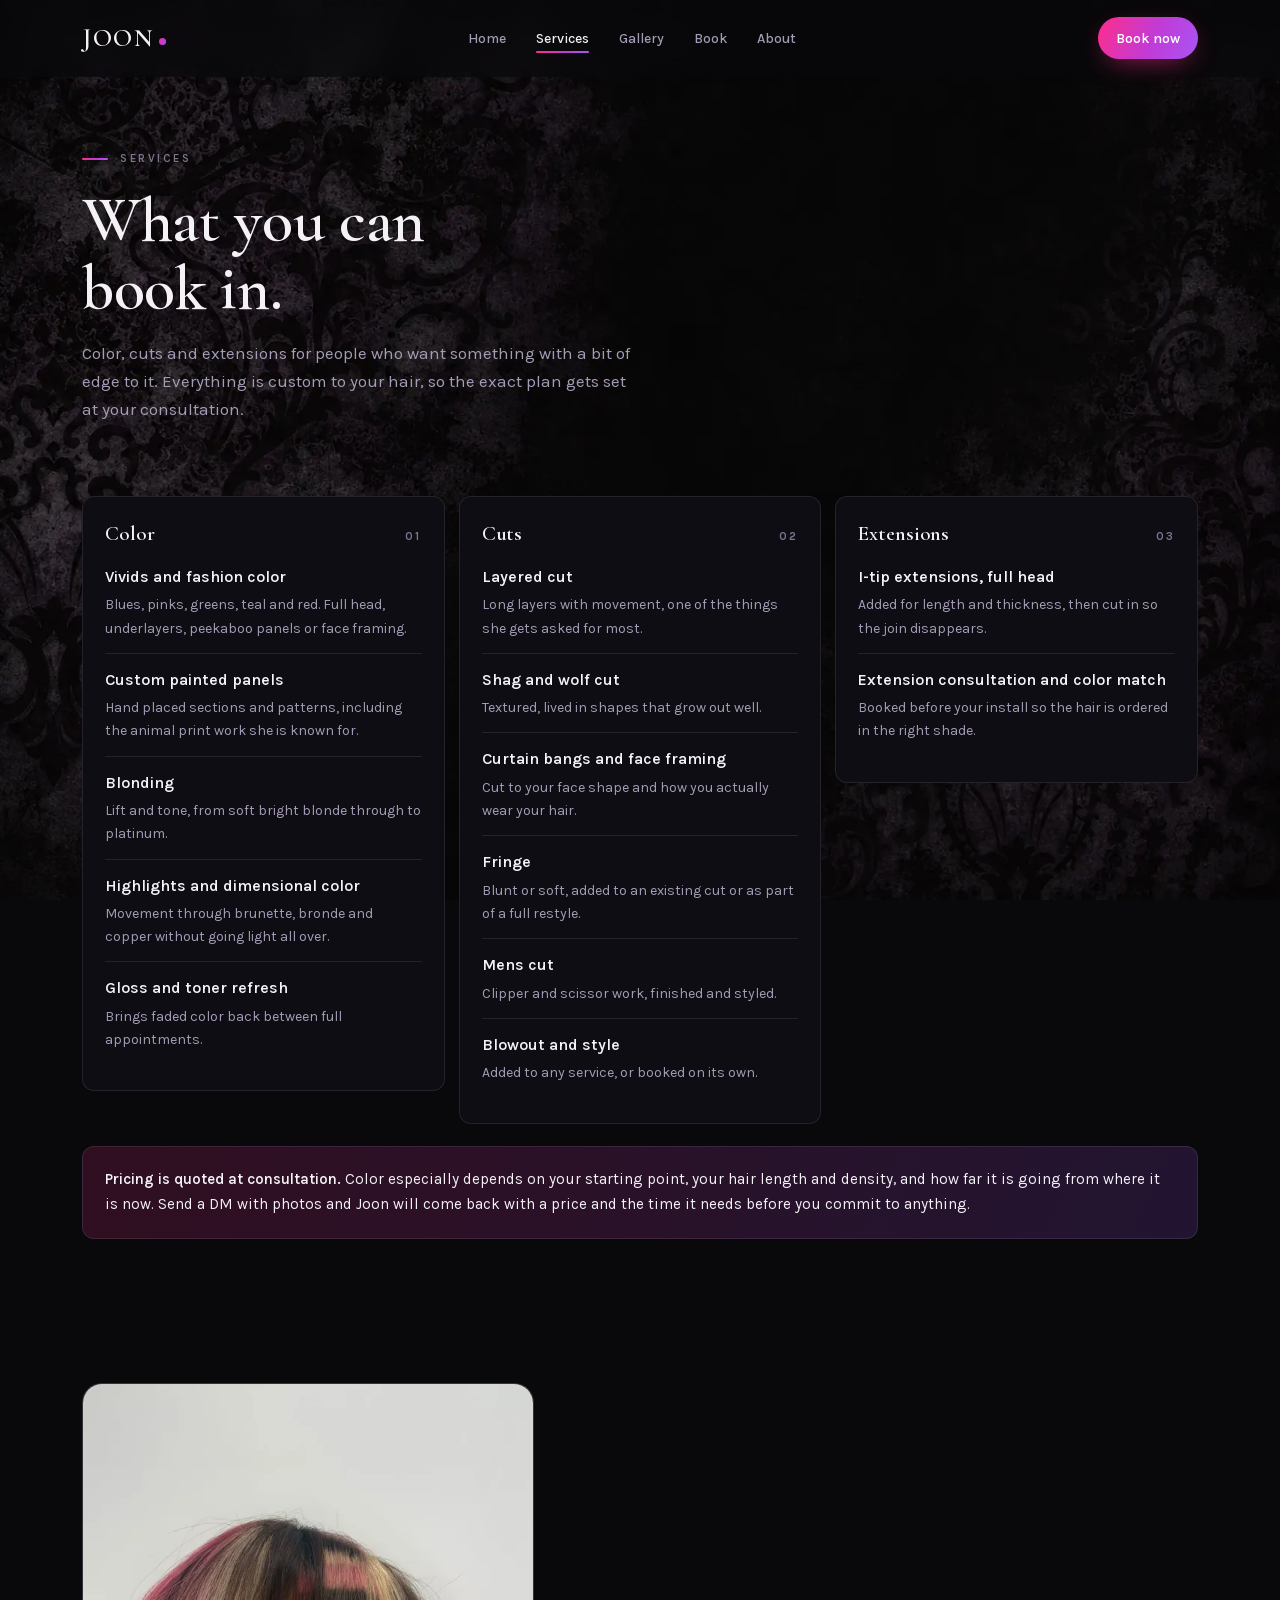
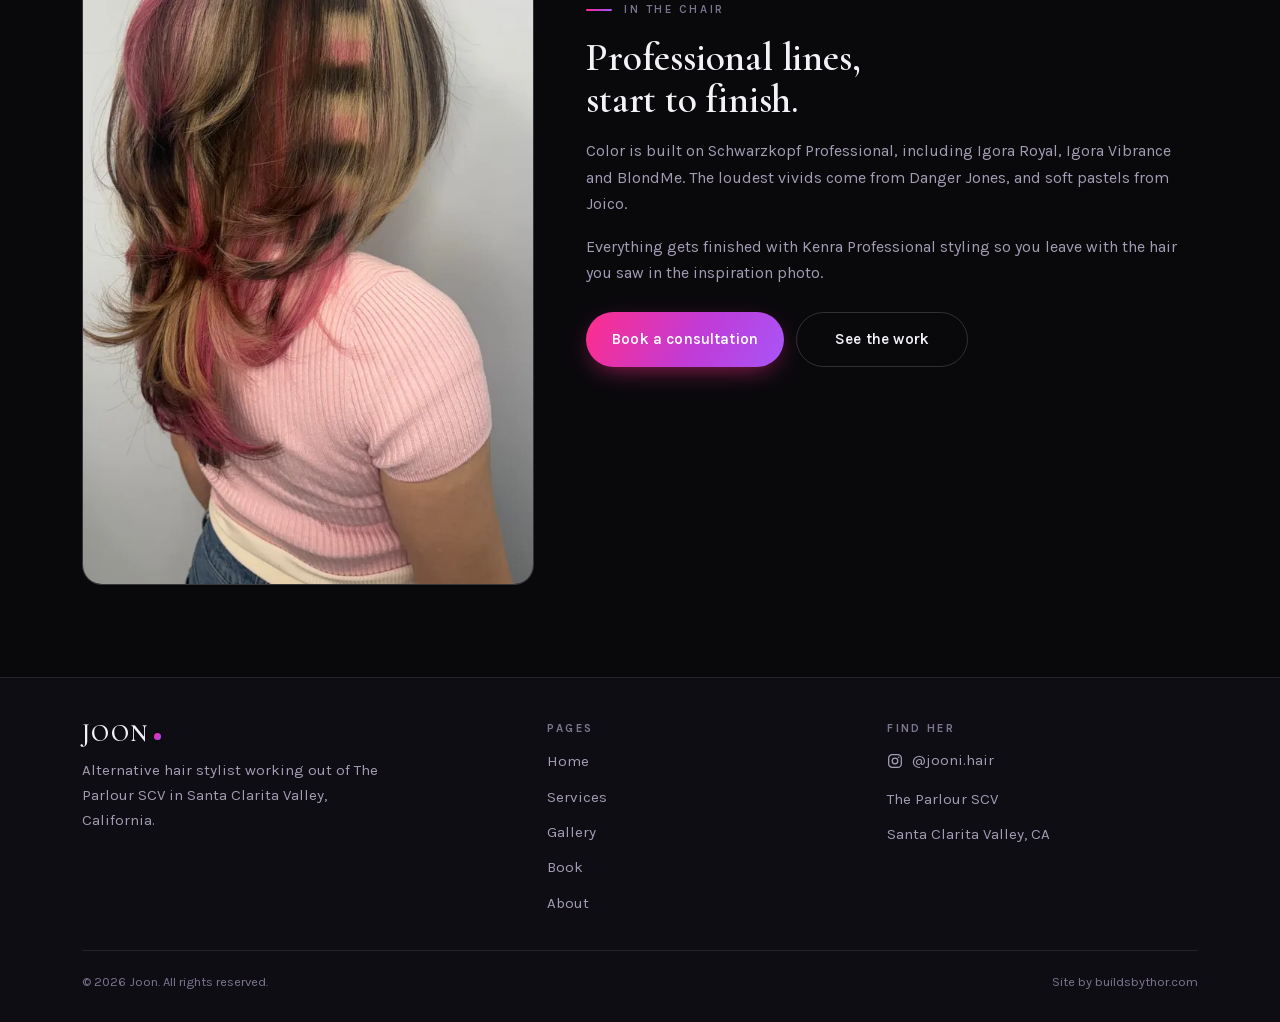
<file: services.html>
<!DOCTYPE html>
<html lang="en">
<head>
<meta charset="utf-8">
<meta name="viewport" content="width=device-width, initial-scale=1">
<title>Services | Joon, Alternative Hair Stylist in Santa Clarita Valley</title>
<meta name="description" content="Vivid and fashion color, blonding, shag and layered cuts, curtain bangs, mens cuts and i-tip extensions. Pricing is quoted at consultation.">
<link rel="canonical" href="https://joonihairdomain.com/services">
<meta name="theme-color" content="#09090c">
<meta property="og:type" content="website">
<meta property="og:site_name" content="Joon | Alternative Hair Stylist">
<meta property="og:title" content="Services | Joon, Alternative Hair Stylist">
<meta property="og:description" content="Vivid and fashion color, blonding, shag and layered cuts, and i-tip extensions in Santa Clarita Valley, California.">
<meta property="og:url" content="https://joonihairdomain.com/services">
<meta property="og:image" content="https://joonihairdomain.com/assets/img/og-card.jpg">
<meta property="og:image:width" content="1200">
<meta property="og:image:height" content="630">
<meta name="twitter:card" content="summary_large_image">
<meta property="og:locale" content="en_US">
<meta property="og:image:alt" content="Vivid hair color by Joon, alternative hair stylist in Santa Clarita Valley">
<meta name="twitter:image:alt" content="Vivid hair color by Joon, alternative hair stylist in Santa Clarita Valley">
<meta name="geo.region" content="US-CA">
<meta name="geo.placename" content="Santa Clarita Valley, California">
<meta name="geo.position" content="34.3917;-118.5426">
<meta name="ICBM" content="34.3917, -118.5426">
<link rel="icon" href="assets/favicon.svg" type="image/svg+xml">
<link rel="apple-touch-icon" href="assets/img/apple-touch-icon.png">
<link rel="preload" href="assets/fonts/cormorant-garamond.woff2" as="font" type="font/woff2" crossorigin>
<link rel="preload" href="assets/fonts/karla.woff2" as="font" type="font/woff2" crossorigin>
<script>document.documentElement.classList.add('js');</script>
<link rel="stylesheet" href="css/style.css?v=16">
<script src="js/main.js?v=16" defer></script>
<script type="application/ld+json">{"@context":"https://schema.org","@type":"BreadcrumbList","itemListElement":[{"@type":"ListItem","position":1,"name":"Home","item":"https://joonihairdomain.com/"},{"@type":"ListItem","position":2,"name":"Services","item":"https://joonihairdomain.com/services"}]}</script>
<script type="application/ld+json">{"@context":"https://schema.org","@type":"WebPage","@id":"https://joonihairdomain.com/services","name":"Services","isPartOf":{"@id":"https://joonihairdomain.com/#website"},"about":{"@id":"https://joonihairdomain.com/#business"},"mainEntity":{"@type":"OfferCatalog","name":"Hair services","itemListElement":[{"@type":"Offer","itemOffered":{"@type":"Service","name":"Vivid and fashion color","provider":{"@id":"https://joonihairdomain.com/#business"},"areaServed":{"@type":"Place","name":"Santa Clarita Valley, California"}}},{"@type":"Offer","itemOffered":{"@type":"Service","name":"Custom painted panels and peekaboos","provider":{"@id":"https://joonihairdomain.com/#business"},"areaServed":{"@type":"Place","name":"Santa Clarita Valley, California"}}},{"@type":"Offer","itemOffered":{"@type":"Service","name":"Blonding","provider":{"@id":"https://joonihairdomain.com/#business"},"areaServed":{"@type":"Place","name":"Santa Clarita Valley, California"}}},{"@type":"Offer","itemOffered":{"@type":"Service","name":"Highlights and dimensional color","provider":{"@id":"https://joonihairdomain.com/#business"},"areaServed":{"@type":"Place","name":"Santa Clarita Valley, California"}}},{"@type":"Offer","itemOffered":{"@type":"Service","name":"Gloss and toner refresh","provider":{"@id":"https://joonihairdomain.com/#business"},"areaServed":{"@type":"Place","name":"Santa Clarita Valley, California"}}},{"@type":"Offer","itemOffered":{"@type":"Service","name":"Layered cuts","provider":{"@id":"https://joonihairdomain.com/#business"},"areaServed":{"@type":"Place","name":"Santa Clarita Valley, California"}}},{"@type":"Offer","itemOffered":{"@type":"Service","name":"Shag and wolf cuts","provider":{"@id":"https://joonihairdomain.com/#business"},"areaServed":{"@type":"Place","name":"Santa Clarita Valley, California"}}},{"@type":"Offer","itemOffered":{"@type":"Service","name":"Curtain bangs and face framing","provider":{"@id":"https://joonihairdomain.com/#business"},"areaServed":{"@type":"Place","name":"Santa Clarita Valley, California"}}},{"@type":"Offer","itemOffered":{"@type":"Service","name":"Mens cuts","provider":{"@id":"https://joonihairdomain.com/#business"},"areaServed":{"@type":"Place","name":"Santa Clarita Valley, California"}}},{"@type":"Offer","itemOffered":{"@type":"Service","name":"I-tip extensions","provider":{"@id":"https://joonihairdomain.com/#business"},"areaServed":{"@type":"Place","name":"Santa Clarita Valley, California"}}}]}}</script>
</head>
<body>
<a class="skip" href="#main">Skip to content</a>

<header class="header">
  <div class="wrap header__bar">
    <a class="logo" href="/" aria-label="Joon, home">JOON<span class="dot"></span></a>
    <nav class="nav" aria-label="Primary">
      <ul class="nav__list">
        <li><a class="nav__link" href="/">Home</a></li>
        <li><a class="nav__link" href="/services" aria-current="page">Services</a></li>
        <li><a class="nav__link" href="/gallery">Gallery</a></li>
        <li><a class="nav__link" href="/book">Book</a></li>
        <li><a class="nav__link" href="/about">About</a></li>
      </ul>
    </nav>
    <a class="btn btn--primary btn--sm header__cta" href="/book">Book now</a>
    <button class="burger" type="button" aria-expanded="false" aria-controls="drawer" aria-label="Open menu">
      <span></span><span></span><span></span>
    </button>
  </div>
</header>

<div class="drawer" id="drawer" aria-hidden="true">
  <a href="/">Home</a>
  <a href="/services" aria-current="page">Services</a>
  <a href="/gallery">Gallery</a>
  <a href="/book">Book</a>
  <a href="/about">About</a>
  <a class="btn btn--primary drawer__cta" href="/book">Book an appointment</a>
</div>

<main id="main">

  <section class="section section--tight">
    <div class="wrap">
      <p class="eyebrow">Services</p>
      <h1 class="h-lg">What you can <br class="br-lg">book in.</h1>
      <p class="lede" style="margin-top:18px">Color, cuts and extensions for people who want something with a bit of edge to it. Everything is custom to your hair, so the exact plan gets set at your consultation.</p>
    </div>
  </section>

  <section class="section section--tight" style="padding-top:0">
    <div class="wrap">
      <div class="menu">

        <div class="menu__group reveal" id="color">
          <div class="menu__head">
            <h3>Color</h3>
            <span class="menu__kicker">01</span>
          </div>
          <ul class="menu__list">
            <li>
              <span class="menu__name">Vivids and fashion color
                <span class="menu__note">Blues, pinks, greens, teal and red. Full head, underlayers, peekaboo panels or face framing.</span>
              </span>
              <span class="menu__price" data-price=""></span>
            </li>
            <li>
              <span class="menu__name">Custom painted panels
                <span class="menu__note">Hand placed sections and patterns, including the animal print work she is known for.</span>
              </span>
              <span class="menu__price" data-price=""></span>
            </li>
            <li>
              <span class="menu__name">Blonding
                <span class="menu__note">Lift and tone, from soft bright blonde through to platinum.</span>
              </span>
              <span class="menu__price" data-price=""></span>
            </li>
            <li>
              <span class="menu__name">Highlights and dimensional color
                <span class="menu__note">Movement through brunette, bronde and copper without going light all over.</span>
              </span>
              <span class="menu__price" data-price=""></span>
            </li>
            <li>
              <span class="menu__name">Gloss and toner refresh
                <span class="menu__note">Brings faded color back between full appointments.</span>
              </span>
              <span class="menu__price" data-price=""></span>
            </li>
          </ul>
        </div>

        <div class="menu__group reveal" id="cuts">
          <div class="menu__head">
            <h3>Cuts</h3>
            <span class="menu__kicker">02</span>
          </div>
          <ul class="menu__list">
            <li>
              <span class="menu__name">Layered cut
                <span class="menu__note">Long layers with movement, one of the things she gets asked for most.</span>
              </span>
              <span class="menu__price" data-price=""></span>
            </li>
            <li>
              <span class="menu__name">Shag and wolf cut
                <span class="menu__note">Textured, lived in shapes that grow out well.</span>
              </span>
              <span class="menu__price" data-price=""></span>
            </li>
            <li>
              <span class="menu__name">Curtain bangs and face framing
                <span class="menu__note">Cut to your face shape and how you actually wear your hair.</span>
              </span>
              <span class="menu__price" data-price=""></span>
            </li>
            <li>
              <span class="menu__name">Fringe
                <span class="menu__note">Blunt or soft, added to an existing cut or as part of a full restyle.</span>
              </span>
              <span class="menu__price" data-price=""></span>
            </li>
            <li>
              <span class="menu__name">Mens cut
                <span class="menu__note">Clipper and scissor work, finished and styled.</span>
              </span>
              <span class="menu__price" data-price=""></span>
            </li>
            <li>
              <span class="menu__name">Blowout and style
                <span class="menu__note">Added to any service, or booked on its own.</span>
              </span>
              <span class="menu__price" data-price=""></span>
            </li>
          </ul>
        </div>

        <div class="menu__group reveal" id="extensions">
          <div class="menu__head">
            <h3>Extensions</h3>
            <span class="menu__kicker">03</span>
          </div>
          <ul class="menu__list">
            <li>
              <span class="menu__name">I-tip extensions, full head
                <span class="menu__note">Added for length and thickness, then cut in so the join disappears.</span>
              </span>
              <span class="menu__price" data-price=""></span>
            </li>
            <li>
              <span class="menu__name">Extension consultation and color match
                <span class="menu__note">Booked before your install so the hair is ordered in the right shade.</span>
              </span>
              <span class="menu__price" data-price=""></span>
            </li>
          </ul>
        </div>

      </div>

      <div class="note reveal" style="margin-top:22px">
        <strong>Pricing is quoted at consultation.</strong> Color especially depends on your starting point, your hair length and density, and how far it is going from where it is now. Send a DM with photos and Joon will come back with a price and the time it needs before you commit to anything.
      </div>
    </div>
  </section>

  <section class="section section--tight">
    <div class="wrap split">
      <div class="split__media reveal">
        <picture>
          <source type="image/webp" srcset="assets/img/color-pink-animal-print-600.webp 600w, assets/img/color-pink-animal-print-1100.webp 1100w" sizes="(min-width:900px) 40vw, 100vw">
          <img src="assets/img/color-pink-animal-print-600.jpg" loading="lazy" decoding="async" alt="Blonde and pink hair with a hand painted animal print panel">
        </picture>
      </div>
      <div class="reveal">
        <p class="eyebrow">In the chair</p>
        <h2 class="h-md">Professional lines, <br class="br-lg">start to finish.</h2>
        <div class="stack" style="margin-top:18px">
          <p class="muted">Color is built on Schwarzkopf Professional, including Igora Royal, Igora Vibrance and BlondMe. The loudest vivids come from Danger Jones, and soft pastels from Joico.</p>
          <p class="muted">Everything gets finished with Kenra Professional styling so you leave with the hair you saw in the inspiration photo.</p>
        </div>
        <div class="hero__actions" style="margin-top:26px">
          <a class="btn btn--primary" href="/book">Book a consultation</a>
          <a class="btn btn--ghost" href="/gallery">See the work</a>
        </div>
      </div>
    </div>
  </section>

</main>

<footer class="footer">
  <div class="wrap">
    <div class="footer__grid">
      <div class="footer__brand">
        <span class="logo">JOON<span class="dot"></span></span>
        <p class="muted" style="font-size:.94rem;max-width:34ch">Alternative hair stylist working out of The Parlour SCV in Santa Clarita Valley, California.</p>
      </div>
      <div>
        <h4>Pages</h4>
        <ul>
          <li><a href="/">Home</a></li>
          <li><a href="/services">Services</a></li>
          <li><a href="/gallery">Gallery</a></li>
          <li><a href="/book">Book</a></li>
          <li><a href="/about">About</a></li>
        </ul>
      </div>
      <div>
        <h4>Find her</h4>
        <ul>
          <li><a class="ig-link" href="https://www.instagram.com/jooni.hair/" target="_blank" rel="noopener" aria-label="Instagram: @jooni.hair">
            <svg class="ico-ig" viewBox="0 0 24 24" fill="none" stroke="currentColor" stroke-width="1.9" aria-hidden="true" focusable="false"><rect x="2.5" y="2.5" width="19" height="19" rx="5.4"/><circle cx="12" cy="12" r="4.2"/><circle cx="17.6" cy="6.4" r="1.2" fill="currentColor" stroke="none"/></svg>
            <span>@jooni.hair</span>
          </a></li>
          <li><a href="https://www.instagram.com/the_parlour_scv_/" target="_blank" rel="noopener">The Parlour SCV</a></li>
          <li><span class="muted" style="font-size:.94rem">Santa Clarita Valley, CA</span></li>
        </ul>
      </div>
    </div>
    <div class="footer__bottom">
      <span>&copy; <span data-year>2026</span> Joon. All rights reserved.</span>
      <span class="credit"><a href="https://buildsbythor.com" target="_blank" rel="noopener">Site by buildsbythor.com</a></span>
    </div>
  </div>
</footer>
</body>
</html>
</file>
<file: css/style.css>
/* ============================================================
   JOON | Alternative Hair Stylist, Santa Clarita Valley
   Hand written CSS. No framework, no template, no build step.
   Mobile first. Sections are ordered top down.
   ============================================================ */

@import url('fonts.css');



/* ---------- 1. Tokens ---------- */
:root{
  --ink:#09090c;
  --ink-2:#0f0d14;
  --ink-3:#15111d;
  --line:rgba(255,255,255,.09);
  --line-2:rgba(255,255,255,.16);
  --text:#f4f2f7;
  --muted:#a49cb4;
  --muted-2:#7d7590;
  --magenta:#ff2d8b;
  --violet:#a855f7;
  --grad:linear-gradient(115deg,#ff2d8b 0%,#c13bd6 55%,#a855f7 100%);
  --grad-soft:linear-gradient(115deg,rgba(255,45,139,.16),rgba(168,85,247,.16));

  --display:'Cormorant Garamond',ui-serif,Georgia,'Times New Roman',serif;
  --body:'Karla',ui-sans-serif,system-ui,-apple-system,'Segoe UI',sans-serif;

  --wrap:1180px;
  --pad:20px;
  --r-sm:6px;
  --r-md:12px;
  --r-lg:20px;
  --header-h:64px;
  --ease:cubic-bezier(.22,.8,.3,1);
}

/* ---------- 2. Reset ---------- */
*,*::before,*::after{box-sizing:border-box}
html{-webkit-text-size-adjust:100%;scroll-behavior:smooth;background:var(--ink)}
@media (prefers-reduced-motion:reduce){html{scroll-behavior:auto}}
body{
  margin:0;
  background:transparent;
  color:var(--text);
  font-family:var(--body);
  font-size:16px;
  line-height:1.65;
  -webkit-font-smoothing:antialiased;
  overflow-x:hidden;
}

/* Charcoal damask field. One fixed layer behind the whole document rather
   than a repeating tile, so the ornament frames the page edges and nothing
   seams or stretches however long the gallery runs. A fixed pseudo-element
   is used instead of background-attachment:fixed because iOS Safari drops
   that on scroll. The plate is landscape, and its ornament sits in the
   left and right thirds with a near-black middle, so narrow screens get
   their own plate: the same artwork scaled down and mirror-stacked, which
   keeps a motif at about a sixth of the screen and keeps the dark middle
   column under the text instead of one motif filling half the phone. */
body::before{
  content:"";
  position:fixed;
  inset:0;
  z-index:-1;
  pointer-events:none;
  background:var(--ink) url("../assets/img/bg-damask-narrow.webp") center/cover no-repeat;
}
@media (min-width:760px){
  body::before{background-image:url("../assets/img/bg-damask-1536.webp")}
}
/* height:auto keeps HTML width/height attributes from fixing a rendered
   height. The attributes stay, so the browser still reserves the space. */
img,video{max-width:100%;height:auto;display:block}
[hidden]{display:none!important}
a{color:inherit;text-decoration:none}
button{font:inherit;color:inherit;background:none;border:0;cursor:pointer}
h1,h2,h3,h4{font-family:var(--display);font-weight:600;line-height:1.06;margin:0;letter-spacing:-.005em;text-wrap:balance}
p{margin:0}
ul,ol{margin:0;padding:0;list-style:none}
figure,blockquote,figcaption,dl,dd{margin:0;padding:0}
cite{font-style:normal}
:focus-visible{outline:2px solid var(--magenta);outline-offset:3px;border-radius:3px}
::selection{background:var(--magenta);color:#fff}

/* ---------- 3. Layout helpers ---------- */
.wrap{width:100%;max-width:var(--wrap);margin-inline:auto;padding-inline:var(--pad)}
.section{padding-block:72px}
.section--tight{padding-block:52px}
.stack>*+*{margin-top:16px}
/* fr tracks default to a min-content floor, which lets a long display
   word steal width from the neighbouring column. This releases it. */
.hero__grid>*,.split>*,.cards>*,.menu>*,.grid>*,.footer__grid>*{min-width:0}
.skip{
  position:absolute;left:-9999px;top:0;z-index:200;
  background:var(--magenta);color:#fff;padding:12px 18px;border-radius:0 0 var(--r-sm) 0;font-weight:600;
}
.skip:focus{left:0}

/* ---------- 4. Type ---------- */
.eyebrow{
  font-family:var(--body);font-size:.72rem;font-weight:600;letter-spacing:.22em;
  text-transform:uppercase;color:var(--muted-2);display:flex;align-items:center;gap:12px;margin-bottom:18px;
}
.eyebrow::before{
  content:"";width:26px;height:2px;border-radius:2px;background:var(--grad);flex:none;
}
.h-xl{font-size:clamp(2.15rem,9.2vw,5rem)}
.h-lg{font-size:clamp(1.95rem,8vw,4rem)}
.h-md{font-size:clamp(1.5rem,6vw,2.45rem)}
/* Manual line breaks in headings apply from small tablet up only.
   On phones the text wraps naturally instead of orphaning a word. */
.br-lg{display:none}
.h-sm{font-size:1.32rem;font-weight:600;letter-spacing:0}
.lede{font-size:1.06rem;color:var(--muted);max-width:56ch}
.muted{color:var(--muted)}
.grad-text{
  background:var(--grad);-webkit-background-clip:text;background-clip:text;
  color:transparent;
}

/* ---------- 5. Buttons ---------- */
.btn{
  display:inline-flex;align-items:center;justify-content:center;gap:9px;
  padding:14px 26px;border-radius:999px;font-weight:600;font-size:.95rem;
  letter-spacing:.01em;transition:transform .25s var(--ease),box-shadow .25s var(--ease),background-color .25s var(--ease);
  text-align:center;
}
.btn svg{width:17px;height:17px;flex:none}
.btn--primary{
  background:var(--grad);color:#fff;
  box-shadow:0 8px 28px -10px rgba(255,45,139,.75);
}
.btn--primary:hover{transform:translateY(-2px);box-shadow:0 14px 34px -10px rgba(255,45,139,.9)}
.btn--ghost{border:1px solid var(--line-2);color:var(--text)}
.btn--ghost:hover{border-color:var(--magenta);background:rgba(255,45,139,.08)}
.btn--block{display:flex;width:100%}
.btn--sm{padding:10px 18px;font-size:.86rem}

/* ---------- 6. Header ---------- */
.header{
  position:sticky;top:0;z-index:100;
  background:rgba(9,9,12,.72);
  backdrop-filter:blur(14px);-webkit-backdrop-filter:blur(14px);
  border-bottom:1px solid transparent;
  transition:border-color .3s var(--ease),background-color .3s var(--ease);
}
.header.is-stuck{border-bottom-color:var(--line);background:rgba(9,9,12,.9)}
.header__bar{
  height:var(--header-h);display:flex;align-items:center;justify-content:space-between;gap:16px;
}
.logo{font-family:var(--display);font-weight:600;font-size:1.62rem;letter-spacing:.06em;line-height:1}
.logo span{display:inline-block}
.logo .dot{
  width:7px;height:7px;border-radius:50%;background:var(--grad);
  display:inline-block;margin-left:5px;vertical-align:middle;
}
.nav{display:none}
.nav__list{display:flex;align-items:center;gap:30px}
.nav__link{
  font-size:.88rem;font-weight:500;color:var(--muted);position:relative;padding-block:6px;
  transition:color .2s var(--ease);
}
.nav__link::after{
  content:"";position:absolute;left:0;right:100%;bottom:0;height:2px;border-radius:2px;
  background:var(--grad);transition:right .3s var(--ease);
}
.nav__link:hover{color:var(--text)}
.nav__link:hover::after,.nav__link[aria-current="page"]::after{right:0}
.nav__link[aria-current="page"]{color:var(--text)}
.header__cta{display:none}
.burger{
  width:42px;height:42px;display:grid;place-items:center;border:1px solid var(--line);border-radius:var(--r-sm);
}
.burger span{display:block;width:17px;height:1.5px;background:var(--text);border-radius:2px;transition:transform .3s var(--ease),opacity .2s}
.burger span+span{margin-top:4.5px}
.burger[aria-expanded="true"] span:nth-child(1){transform:translateY(6px) rotate(45deg)}
.burger[aria-expanded="true"] span:nth-child(2){opacity:0}
.burger[aria-expanded="true"] span:nth-child(3){transform:translateY(-6px) rotate(-45deg)}

/* mobile drawer */
.drawer{
  position:fixed;inset:var(--header-h) 0 0;z-index:99;
  background:var(--ink);
  padding:32px var(--pad) 40px;
  display:flex;flex-direction:column;gap:6px;
  transform:translateY(-8px);opacity:0;pointer-events:none;
  transition:opacity .28s var(--ease),transform .28s var(--ease);
  overflow-y:auto;
}
.drawer.is-open{opacity:1;transform:none;pointer-events:auto}
.drawer a{
  font-family:var(--display);font-size:2rem;font-weight:700;padding-block:12px;
  border-bottom:1px solid var(--line);
}
.drawer a[aria-current="page"]{color:var(--magenta)}
.drawer__cta{margin-top:28px}
body.is-locked{overflow:hidden}

/* ---------- 7. Hero ---------- */
.hero{position:relative;padding-block:56px 64px;overflow:hidden}
.hero::before{
  content:"";position:absolute;z-index:-1;
  width:min(760px,130vw);aspect-ratio:1;border-radius:50%;
  top:-28%;left:-36%;
  background:radial-gradient(circle,rgba(255,45,139,.3),transparent 62%);
  filter:blur(14px);
}
.hero::after{
  content:"";position:absolute;z-index:-1;
  width:min(640px,120vw);aspect-ratio:1;border-radius:50%;
  bottom:-34%;right:-34%;
  background:radial-gradient(circle,rgba(168,85,247,.24),transparent 64%);
  filter:blur(14px);
}
.hero__grid{display:grid;gap:36px}
/* The headline is sized from this column, not the viewport, so the word
   "alternative" can never outgrow the space it has. */
.hero__copy{container-type:inline-size}
.hero__title{margin-bottom:18px;font-size:clamp(2.4rem,13.5vw,5.5rem)}
.hero__title .line{display:block}
.hero__sub{
  font-family:var(--display);font-size:clamp(1.05rem,4.4vw,1.5rem);font-weight:700;
  letter-spacing:-.01em;margin-bottom:14px;
}
.hero__meta{
  display:flex;flex-wrap:wrap;gap:8px 14px;align-items:center;
  font-size:.82rem;letter-spacing:.14em;text-transform:uppercase;color:var(--muted-2);font-weight:600;
  margin-bottom:26px;
}
.hero__meta .sep{width:4px;height:4px;border-radius:50%;background:var(--muted-2)}
.hero__actions{display:flex;flex-wrap:wrap;gap:12px}
.hero__figure{position:relative}
.hero__figure img{
  /* height:auto is required so the HTML height attribute does not
     fight aspect-ratio. The attributes stay for layout stability. */
  width:100%;height:auto;aspect-ratio:4/5;
  object-fit:cover;object-position:50% 30%;
  border-radius:var(--r-lg);border:1px solid var(--line-2);
}
.hero__badge{
  position:absolute;left:-6px;bottom:22px;
  background:var(--ink-2);border:1px solid var(--line);border-left:3px solid var(--magenta);
  padding:12px 18px;border-radius:0 var(--r-sm) var(--r-sm) 0;
  font-size:.78rem;letter-spacing:.14em;text-transform:uppercase;font-weight:600;color:var(--muted);
  backdrop-filter:blur(6px);
}

/* ---------- 8. Marquee ---------- */
.marquee{
  border-block:1px solid var(--line);
  background:var(--ink-2);
  overflow:hidden;padding-block:16px;
  -webkit-mask-image:linear-gradient(90deg,transparent,#000 8%,#000 92%,transparent);
  mask-image:linear-gradient(90deg,transparent,#000 8%,#000 92%,transparent);
}
.marquee__track{display:flex;width:max-content;animation:slide 34s linear infinite}
.marquee__group{display:flex;align-items:center;gap:26px;padding-right:26px}
.marquee__item{
  font-family:var(--body);font-weight:600;font-size:.82rem;
  letter-spacing:.2em;text-transform:uppercase;
  color:var(--muted);white-space:nowrap;
}
.marquee__item:nth-child(3n+1){color:var(--text)}
.marquee__star{width:9px;height:9px;border-radius:50%;background:var(--grad);flex:none}
@keyframes slide{from{transform:translateX(0)}to{transform:translateX(-50%)}}
@media (prefers-reduced-motion:reduce){.marquee__track{animation:none}}

/* ---------- 9. Cards ---------- */
.cards{display:grid;gap:16px}
.card{
  position:relative;background:var(--ink-2);border:1px solid var(--line);
  border-radius:var(--r-md);padding:26px 22px 24px;
  transition:border-color .3s var(--ease),transform .3s var(--ease),background-color .3s var(--ease);
  display:flex;flex-direction:column;gap:10px;
  overflow:hidden;
}
.card::before{
  content:"";position:absolute;inset:0 auto 0 0;width:2px;background:var(--grad);
  transform:scaleY(0);transform-origin:top;transition:transform .35s var(--ease);
}
.card:hover{border-color:var(--line-2);transform:translateY(-3px);background:var(--ink-3)}
.card:hover::before{transform:scaleY(1)}
.card__num{
  font-family:var(--display);font-size:.78rem;font-weight:700;letter-spacing:.18em;
  color:var(--muted-2);
}
.card__body{color:var(--muted);font-size:.95rem}
.card__link{
  margin-top:auto;padding-top:8px;font-size:.86rem;font-weight:600;letter-spacing:.04em;
  display:inline-flex;align-items:center;gap:7px;color:var(--magenta);
}
.card__link svg{width:14px;height:14px;transition:transform .25s var(--ease)}
.card:hover .card__link svg{transform:translateX(4px)}
.card--full::after{content:"";position:absolute;inset:0}

/* ---------- 10. Section head ---------- */
.shead{margin-bottom:34px;display:grid;gap:14px}
.shead__top{display:flex;align-items:flex-end;justify-content:space-between;gap:20px;flex-wrap:wrap}
.shead .lede{margin-top:2px}

/* ---------- 11. Gallery ---------- */
.filters{display:flex;flex-wrap:wrap;gap:8px;margin-bottom:26px}
.filter{
  padding:9px 18px;border-radius:999px;border:1px solid var(--line);
  font-size:.84rem;font-weight:600;letter-spacing:.06em;color:var(--muted);
  transition:color .2s var(--ease),border-color .2s var(--ease),background-color .2s var(--ease);
}
.filter:hover{color:var(--text);border-color:var(--line-2)}
.filter[aria-selected="true"]{background:var(--grad);border-color:transparent;color:#fff}
.grid{display:grid;grid-template-columns:repeat(2,1fr);gap:10px}
.tile{
  position:relative;border-radius:var(--r-sm);overflow:hidden;background:var(--ink-2);
  aspect-ratio:3/4;border:1px solid var(--line);display:block;width:100%;padding:0;
}
.tile img{width:100%;height:100%;object-fit:cover;transition:transform .6s var(--ease),filter .4s var(--ease)}
.tile:hover img,.tile:focus-visible img{transform:scale(1.05)}
.tile__tag{
  position:absolute;left:8px;bottom:8px;z-index:2;
  font-size:.62rem;font-weight:700;letter-spacing:.16em;text-transform:uppercase;
  background:rgba(9,9,12,.72);backdrop-filter:blur(6px);
  border:1px solid var(--line);color:var(--text);
  padding:5px 9px;border-radius:999px;
  opacity:0;transform:translateY(4px);transition:opacity .3s var(--ease),transform .3s var(--ease);
}
.tile:hover .tile__tag,.tile:focus-visible .tile__tag{opacity:1;transform:none}
.tile.is-hidden{display:none}

/* Empty state for a gallery category that has no photos yet */
.soon{
  grid-column:1/-1;
  display:grid;justify-items:center;gap:14px;
  padding:46px 24px;text-align:center;
  border:1px dashed var(--line-2);border-radius:var(--r-md);
  background:var(--grad-soft);
}
.soon__label{
  font-size:.72rem;font-weight:700;letter-spacing:.22em;text-transform:uppercase;
  color:var(--muted-2);
}
.soon__title{font-family:var(--display);font-weight:800;font-size:clamp(1.4rem,5.4vw,2.1rem);letter-spacing:-.02em;line-height:1.05}
.soon__body{color:var(--muted);font-size:.97rem;max-width:52ch}
.soon .btn{margin-top:6px}

/* lightbox */
.lb{
  position:fixed;inset:0;z-index:150;display:none;
  background:rgba(5,5,7,.94);backdrop-filter:blur(8px);
  padding:16px;
}
.lb.is-open{display:grid;place-items:center}
.lb__img{
  max-width:min(94vw,760px);max-height:84vh;width:auto;height:auto;
  border-radius:var(--r-md);border:1px solid var(--line-2);
}
.lb__cap{
  position:absolute;left:0;right:0;bottom:22px;text-align:center;
  font-size:.82rem;color:var(--muted);padding-inline:60px;
}
.lb__btn{
  position:absolute;width:46px;height:46px;border-radius:50%;
  border:1px solid var(--line-2);background:rgba(9,9,12,.8);
  display:grid;place-items:center;transition:border-color .2s var(--ease),background-color .2s var(--ease);
}
.lb__btn:hover{border-color:var(--magenta);background:rgba(255,45,139,.14)}
.lb__btn svg{width:18px;height:18px}
.lb__close{top:16px;right:16px}
.lb__prev{left:12px;top:50%;transform:translateY(-50%)}
.lb__next{right:12px;top:50%;transform:translateY(-50%)}

/* ---------- 12. Services ---------- */
.menu{display:grid;gap:14px}
.menu__group{
  background:var(--ink-2);border:1px solid var(--line);border-radius:var(--r-md);
  padding:26px 22px;
}
.menu__head{display:flex;align-items:baseline;justify-content:space-between;gap:14px;margin-bottom:18px}
.menu__head h3{font-size:1.3rem}
.menu__kicker{font-size:.7rem;letter-spacing:.2em;text-transform:uppercase;color:var(--muted-2);font-weight:700}
.menu__list>li{
  padding-block:13px;border-top:1px solid var(--line);
  display:flex;gap:14px;align-items:baseline;justify-content:space-between;flex-wrap:wrap;
}
.menu__list>li:first-child{border-top:0;padding-top:0}
.menu__name{font-weight:600;font-size:1rem}
.menu__note{display:block;font-weight:400;font-size:.88rem;color:var(--muted);margin-top:3px;max-width:52ch}
/* Price slot. Empty by default on purpose: no number goes on this site
   until Joon supplies it. Fill data-price and it renders. */
.menu__price{
  font-family:var(--display);font-weight:700;font-size:.98rem;color:var(--text);white-space:nowrap;
}
.menu__price:empty{display:none}

.note{
  border:1px solid var(--line);border-radius:var(--r-md);padding:20px 22px;
  background:var(--grad-soft);font-size:.95rem;color:var(--text);
}
.note strong{font-weight:600}

/* ---------- 13. Split / feature ---------- */
.split{display:grid;gap:30px;align-items:center}
.split__media{border-radius:var(--r-lg);overflow:hidden;border:1px solid var(--line-2);position:relative;background:var(--ink-2)}
.split__media video,.split__media img{width:100%;display:block}
.playhint{
  position:absolute;right:12px;top:12px;font-size:.62rem;letter-spacing:.16em;text-transform:uppercase;
  background:rgba(9,9,12,.72);border:1px solid var(--line);padding:5px 10px;border-radius:999px;color:var(--muted);
}

/* ---------- 14. Quote ---------- */
.quote{
  position:relative;border-left:2px solid transparent;
  border-image:var(--grad) 1;padding:6px 0 6px 22px;
  font-family:var(--display);font-weight:700;font-size:clamp(1.3rem,5vw,2rem);
  line-height:1.24;letter-spacing:-.01em;
}
.quote__by{
  display:block;margin-top:14px;font-family:var(--body);font-size:.78rem;font-weight:600;
  letter-spacing:.18em;text-transform:uppercase;color:var(--muted-2);
}

/* ---------- 15. CTA band ---------- */
.band{
  position:relative;overflow:hidden;border-radius:var(--r-lg);
  border:1px solid var(--line);background:var(--ink-2);
  padding:40px 24px;text-align:center;
}
.band::before{
  content:"";position:absolute;inset:-40% -10% auto;height:180%;
  background:radial-gradient(ellipse at 50% 0%,rgba(255,45,139,.2),transparent 62%);
  pointer-events:none;
}
.band>*{position:relative}
.band .lede{margin-inline:auto;margin-top:14px}
.band__actions{display:flex;flex-wrap:wrap;gap:12px;justify-content:center;margin-top:26px}

/* ---------- 16. Booking helper ---------- */
.composer{
  background:var(--ink-2);border:1px solid var(--line);border-radius:var(--r-md);padding:24px 22px;
}
.field{display:grid;gap:7px;margin-bottom:16px}
.field label{font-size:.78rem;font-weight:600;letter-spacing:.12em;text-transform:uppercase;color:var(--muted)}
.field input,.field select,.field textarea{
  width:100%;background:var(--ink);border:1px solid var(--line);border-radius:var(--r-sm);
  padding:12px 14px;color:var(--text);font-family:var(--body);font-size:.95rem;
  transition:border-color .2s var(--ease);
}
.field input:focus,.field select:focus,.field textarea:focus{border-color:var(--magenta);outline:none}
.field textarea{resize:vertical;min-height:88px}
.preview{
  background:var(--ink);border:1px dashed var(--line-2);border-radius:var(--r-sm);
  padding:16px;font-size:.92rem;color:var(--muted);white-space:pre-wrap;margin-bottom:16px;
  min-height:96px;
}
.composer__actions{display:grid;gap:10px}
/* min-height reserves the line whether or not there is a message, so the
   block below never jumps when one appears. The margin keeps it off the
   buttons, which otherwise read as one crowded stack. */
.copied{font-size:.82rem;color:var(--magenta);font-weight:600;min-height:1.2em;margin-top:18px}

/* steps */
.steps{counter-reset:step;display:grid;gap:14px}
.steps li{
  counter-increment:step;position:relative;padding-left:52px;
  border:1px solid var(--line);border-radius:var(--r-md);background:var(--ink-2);padding-block:18px;padding-right:20px;
}
.steps li::before{
  content:counter(step,decimal-leading-zero);
  position:absolute;left:18px;top:16px;
  font-family:var(--display);font-weight:800;font-size:.9rem;
  background:var(--grad);-webkit-background-clip:text;background-clip:text;color:transparent;
}
.steps h3{font-size:1rem;font-weight:700;margin-bottom:4px;font-family:var(--body);letter-spacing:0}
.steps p{font-size:.93rem;color:var(--muted)}

/* ---------- 17. Footer ---------- */
.footer{border-top:1px solid var(--line);background:var(--ink-2);padding-block:44px 30px;margin-top:20px}
.footer__grid{display:grid;gap:30px}
.footer__brand .logo{font-size:1.5rem;margin-bottom:12px;display:inline-block}
.footer h4{
  font-family:var(--body);font-size:.72rem;font-weight:700;letter-spacing:.2em;text-transform:uppercase;
  color:var(--muted-2);margin-bottom:14px;
}
.footer li+li{margin-top:9px}
.footer a{color:var(--muted);font-size:.94rem;transition:color .2s var(--ease)}
.footer a:hover{color:var(--text)}
.footer .ig-link{display:inline-flex;align-items:center;gap:9px}
.ico-ig{width:16px;height:16px;flex:none}
.footer__bottom{
  margin-top:34px;padding-top:20px;border-top:1px solid var(--line);
  display:flex;flex-wrap:wrap;gap:10px 20px;justify-content:space-between;align-items:center;
  font-size:.8rem;color:var(--muted-2);
}
.credit a{font-size:.8rem;color:var(--muted-2)}
.credit a:hover{color:var(--muted)}

/* ---------- 18. Reveal ---------- */
/* The hidden state is gated behind the js class, which is set on <html>
   before first paint. If the script never runs, nothing is ever hidden. */
.js .reveal{opacity:0;transform:translateY(16px);transition:opacity .7s var(--ease),transform .7s var(--ease)}
.js .reveal.is-in{opacity:1;transform:none}
@media (prefers-reduced-motion:reduce){
  .js .reveal{opacity:1;transform:none;transition:none}
  .btn,.card,.tile img{transition:none}
}

/* ---------- 19. Breakpoints ---------- */
@media (min-width:600px){
  :root{--pad:28px}
  .br-lg{display:inline}
  .grid{grid-template-columns:repeat(3,1fr);gap:12px}
  .cards{grid-template-columns:repeat(3,1fr)}
  .hero__actions .btn{min-width:172px}
  .composer__actions{grid-template-columns:1fr 1fr}
  .footer__grid{grid-template-columns:1.4fr 1fr 1fr}
}
/* Tablet widths: the single column is wide, so portrait media is
   capped and centered rather than running the full page width. */
@media (min-width:600px) and (max-width:899px){
  .hero__figure,.split__media{max-width:430px;margin-inline:auto}
  .hero__grid,.split{justify-items:center}
  .hero__copy{justify-self:stretch}
}

@media (min-width:900px){
  :root{--header-h:76px;--pad:32px}
  .section{padding-block:104px}
  .section--tight{padding-block:72px}
  .nav,.header__cta{display:block}
  .burger,.drawer{display:none}
  .hero{padding-block:78px 96px}
  .hero__grid{grid-template-columns:1.18fr .82fr;gap:52px;align-items:center}
  .hero__title{font-size:clamp(2.9rem,8vw,5.5rem)}
  .hero__figure img{aspect-ratio:3/4;max-height:620px;object-position:50% 24%}
  .menu{grid-template-columns:repeat(3,1fr);align-items:start}
  .split{grid-template-columns:.85fr 1.15fr;gap:52px}
  .split--flip .split__media{order:2}
  .grid{gap:14px}
  .band{padding:64px 40px}
  .steps{grid-template-columns:repeat(2,1fr)}
}
@media (min-width:1100px){
  .grid--4{grid-template-columns:repeat(4,1fr)}
}

/* ---------- 20. Headline fit ----------
   Where container query units are supported the hero headline is sized as
   a fraction of its own column, which self corrects if the grid ratio or
   the wrapper width is ever changed. The clamps above are the fallback. */
@supports (font-size:1cqi){
  .hero__title{font-size:min(5.5rem,15.5cqi)}
}
</file>
